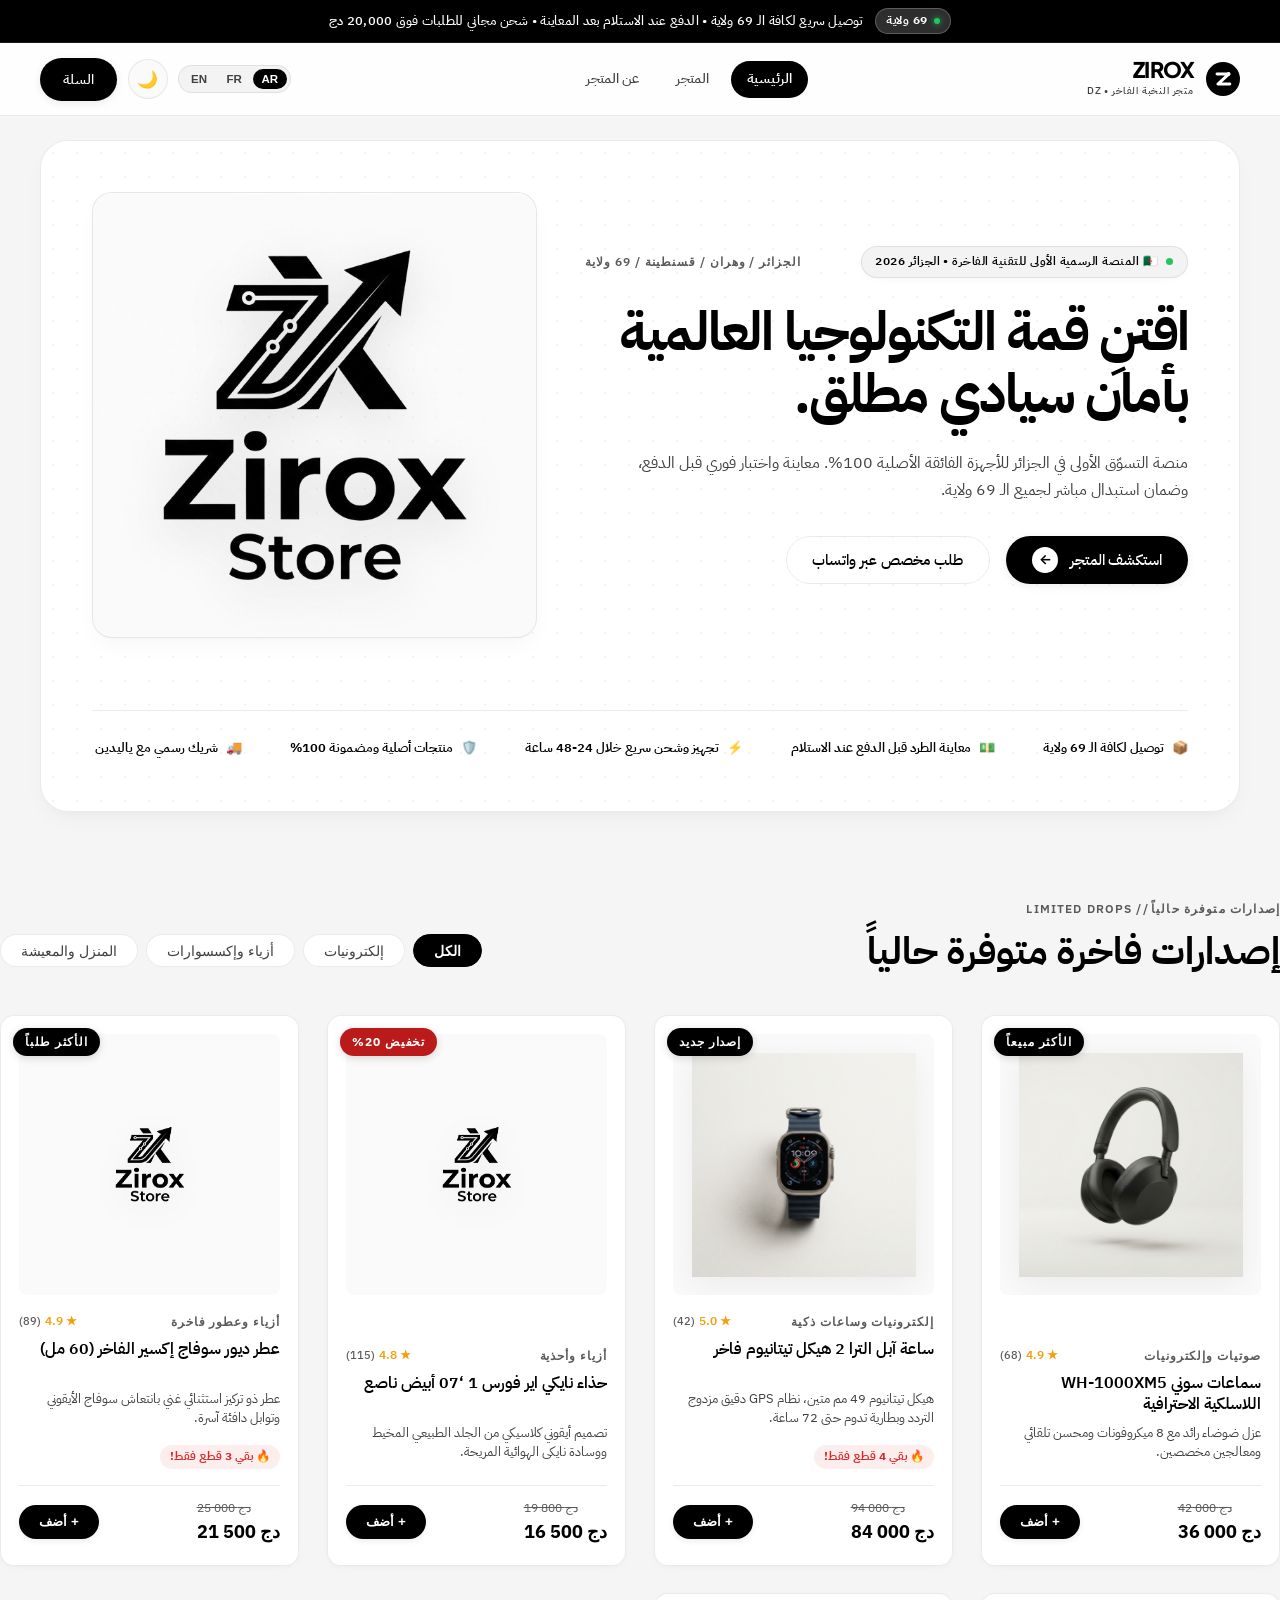
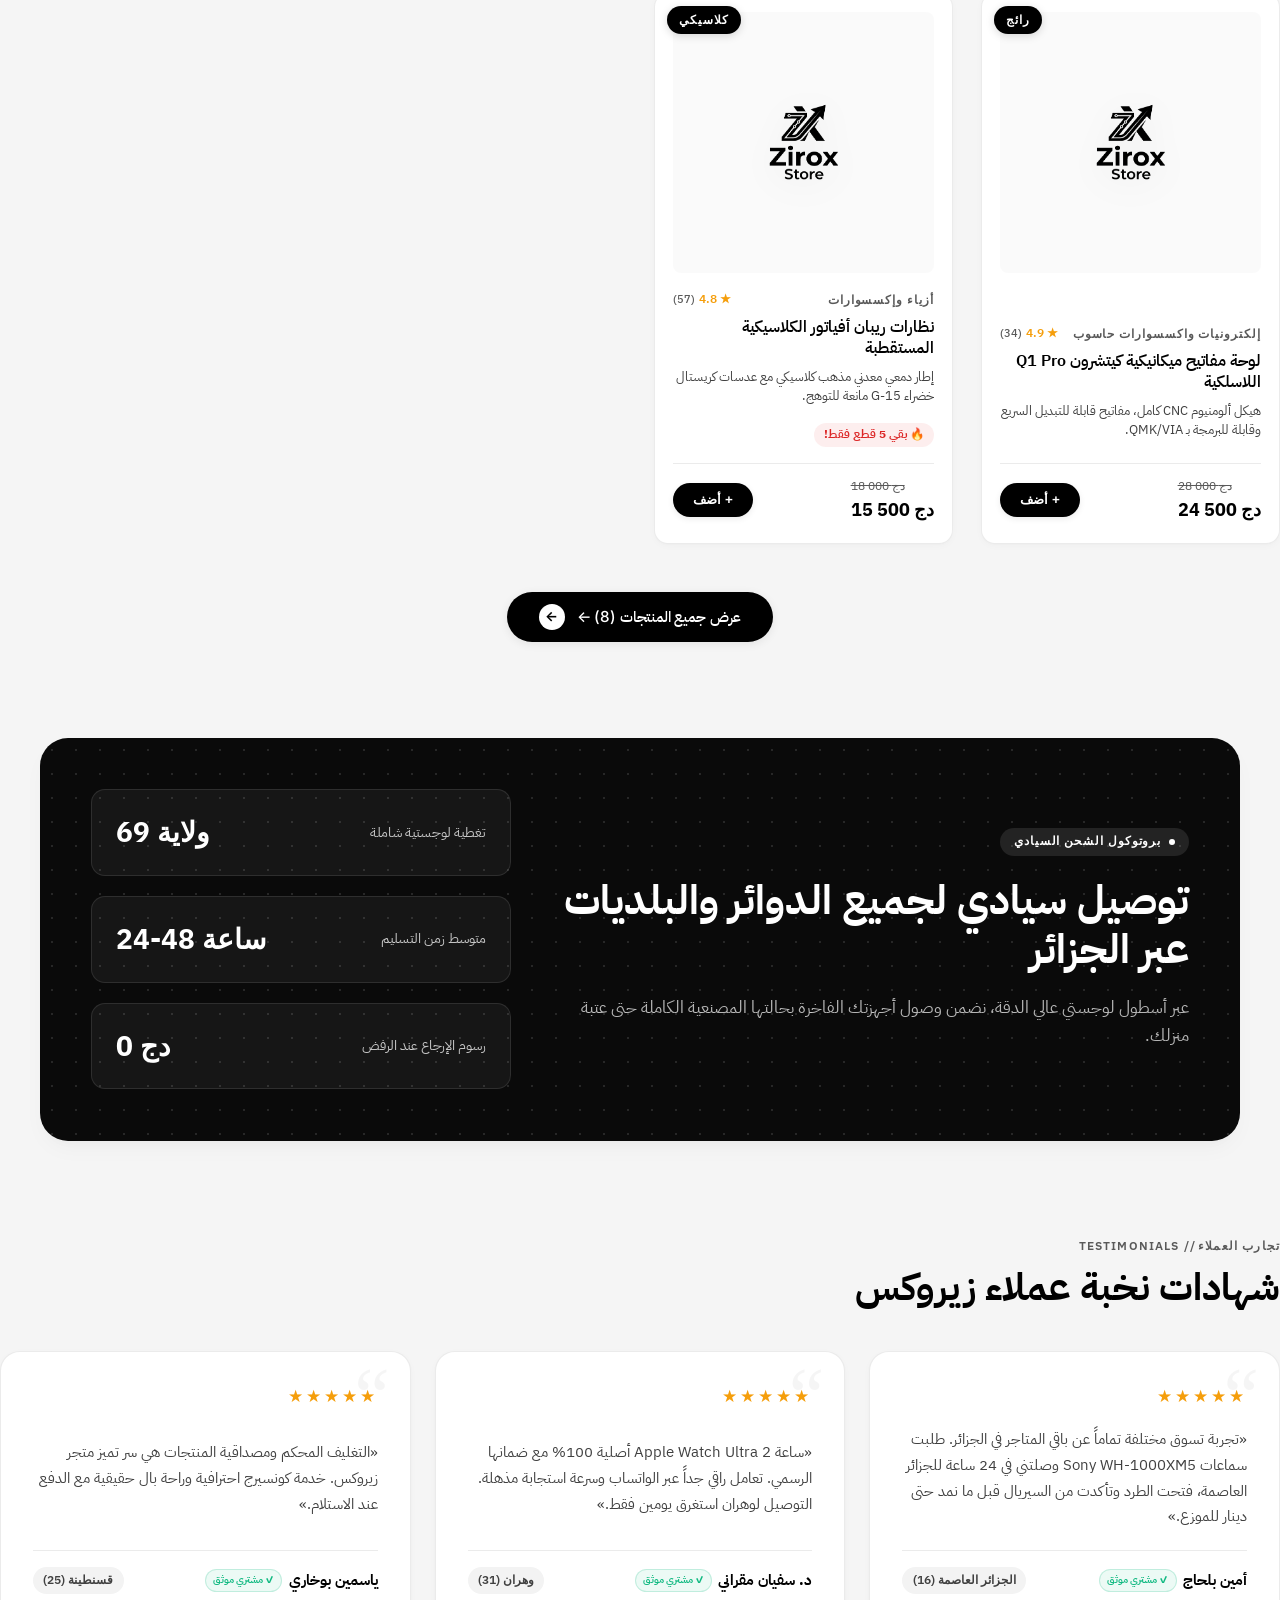
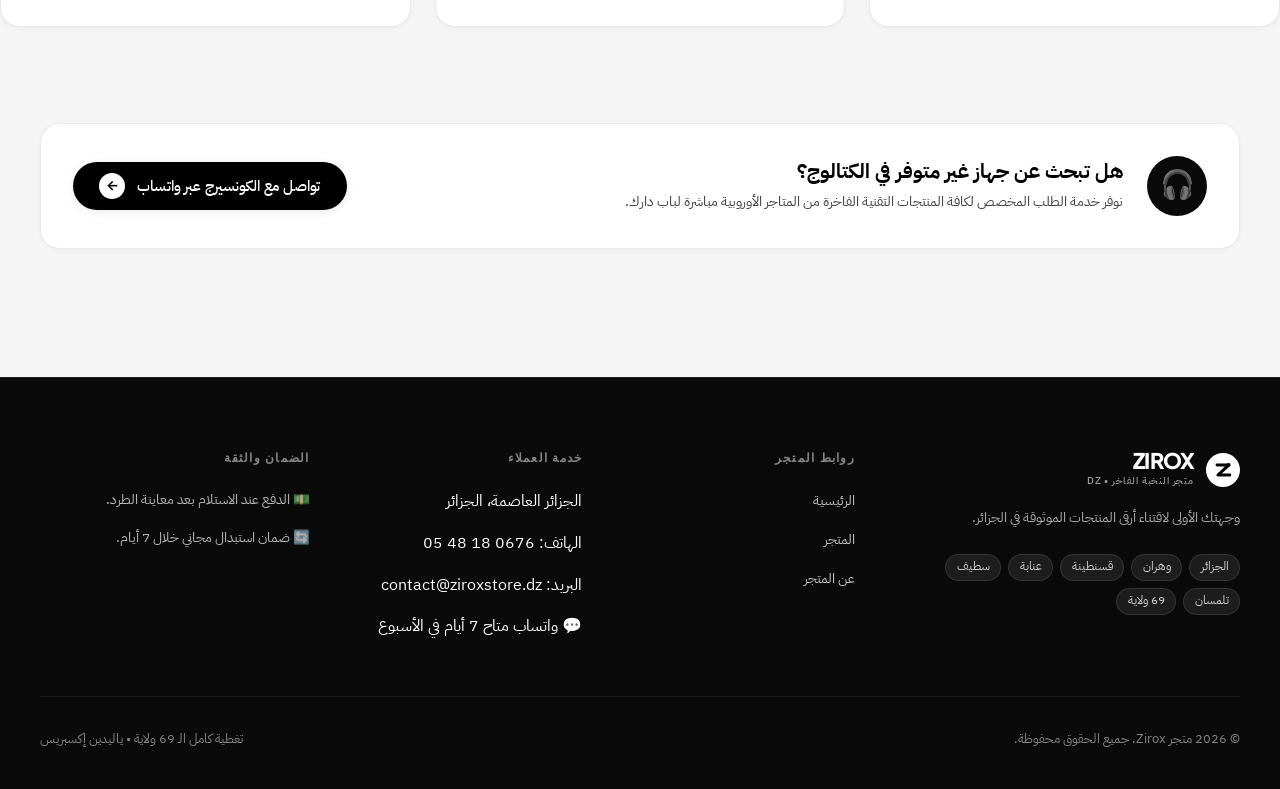
<file: index.html>
<!DOCTYPE html>
<html lang="ar" dir="rtl">

<head>
    <meta charset="UTF-8">
    <meta name="viewport" content="width=device-width, initial-scale=1.0">
    <title>Zirox Store — منصة النخبة الفاخرة للتقنية والأجهزة الأصلية | الجزائر</title>
    <meta name="description" content="منصة التسوّق الفاخرة الأولى في الجزائر للأجهزة والتقنيات الأصلية 100%. معاينة واختبار فوري قبل الدفع، والدفع عند الاستلام مع توصيل لـ 69 ولاية.">
    <link rel="canonical" href="https://ziroxstore.dz/index.html">

    <!-- Open Graph / Meta -->
    <meta property="og:type" content="website">
    <meta property="og:title" content="Zirox Store — منصة النخبة الفاخرة للتقنية الأصلية | الجزائر">
    <meta property="og:description" content="أجهزة أصلية 100%، معاينة عند الاستلام قبل الدفع، وتوصيل سريع لكافة الـ 69 ولاية جزائرية.">
    <meta property="og:image" content="assets/sony-wh1000xm5.png">
    <meta property="og:url" content="https://ziroxstore.dz/">

    <!-- Favicon -->
    <link rel="icon" type="image/svg+xml" href="assets/zirox-logo.svg">

    <!-- Structured Data (JSON-LD) -->
    <script type="application/ld+json">
    {
      "@context": "https://schema.org",
      "@type": "OnlineStore",
      "name": "Zirox Store",
      "url": "https://ziroxstore.dz",
      "description": "منصة التسوّق الفاخرة للأجهزة والتقنيات الأصلية في الجزائر مع الدفع عند الاستلام والمعاينة المسبقة.",
      "telephone": "+213676184805",
      "email": "contact@ziroxstore.dz",
      "address": {
        "@type": "PostalAddress",
        "addressLocality": "Algiers",
        "addressCountry": "DZ"
      },
      "priceRange": "$$",
      "paymentAccepted": "Cash on Delivery",
      "currenciesAccepted": "DZD",
      "areaServed": "DZ"
    }
    </script>

    <!-- Google Fonts: Plus Jakarta Sans, Inter, IBM Plex Sans, IBM Plex Sans Arabic -->
    <link rel="preconnect" href="https://fonts.googleapis.com">
    <link rel="preconnect" href="https://fonts.gstatic.com" crossorigin>
    <link href="https://fonts.googleapis.com/css2?family=IBM+Plex+Sans+Arabic:wght@400;500;600;700&family=IBM+Plex+Sans:wght@400;500;600;700&family=Inter:wght@300;400;500;600;700&family=Plus+Jakarta+Sans:wght@300;400;500;600;700;800&family=Cairo:wght@400;500;600;700&display=swap" rel="stylesheet">

    <link rel="stylesheet" href="style.css">
</head>

<body>

    <!-- Top Announcement Bar -->
    <div class="top-bar">
        <span class="top-bar-badge" data-i18n="stat_wilayas">69 Wilayas</span>
        <span data-i18n="top_bar">توصيل سريع لكافة الـ 69 ولاية • معاينة وفحص الطرد قبل الدفع عند الاستلام • شحن مجاني للطلبات فوق 20 000 دج</span>
    </div>

    <!-- Header / Frosted Glass Navbar -->
    <header class="main-header">
        <div class="content-wrapper nav-container">
            <!-- Master Logo -->
            <a href="index.html" class="brand-logo" aria-label="Zirox Home">
                <span class="logo-mark">
                    <svg width="34" height="34" viewBox="0 0 40 40" fill="none" xmlns="http://www.w3.org/2000/svg">
                        <rect width="40" height="40" rx="20" fill="#000000"/>
                        <path d="M13 14H27L14 26H28" stroke="#FFFFFF" stroke-width="3.5" stroke-linecap="round" stroke-linejoin="round"/>
                        <circle cx="26.5" cy="14" r="2.2" fill="#FFFFFF"/>
                    </svg>
                </span>
                <span class="logo-text-group">
                    <span class="logo-name">ZIROX</span>
                    <span class="logo-subtext" data-i18n="logo_sub">متجر النخبة الفاخر • DZ</span>
                </span>
            </a>

            <!-- Navigation Links -->
            <nav class="main-nav" aria-label="Main Navigation">
                <a href="index.html" class="active" data-i18n="nav_home">الرئيسية</a>
                <a href="products.html" data-i18n="nav_catalog">الكتالوج</a>
                <a href="about.html" data-i18n="nav_about">عن المتجر</a>
            </nav>

            <!-- Actions -->
            <div class="header-actions">
                <!-- Language Switcher -->
                <div class="lang-switcher" aria-label="Select Language">
                    <button class="lang-btn active" data-lang="ar">AR</button>
                    <button class="lang-btn" data-lang="fr">FR</button>
                    <button class="lang-btn" data-lang="en">EN</button>
                </div>

                <button id="theme-toggle" class="icon-btn" title="Toggle Theme" aria-label="Toggle Theme">🌙</button>

                <button class="btn-black-pill open-cart-btn" aria-label="Open Cart">
                    <span data-i18n="cart_btn">السلة</span>
                    <span class="cart-badge" style="display: none;">0</span>
                </button>

                <button class="mobile-menu-toggle" id="mobile-menu-toggle" aria-label="Toggle Menu" aria-expanded="false">
                    ☰
                </button>
            </div>
        </div>
    </header>

    <main>
        <!-- 1. Hero Section (Monochrome Sovereign Showcase) -->
        <section class="hero-wrapper">
            <div class="hero-card">
                <!-- Architectural Dot Grid Overlay -->
                <div class="dot-matrix-overlay"></div>

                <div class="hero-main-content">
                    <div class="hero-eyebrow-row">
                        <div class="hero-live-badge">
                            <span class="pulse-dot"></span>
                            <span data-i18n="hero_live_badge">🇩🇿 المنصة الرسمية الأولى للتقنية الفاخرة • الجزائر 2026</span>
                        </div>
                        <div class="hero-ticker" data-i18n="hero_ticker">
                            ALGIERS / ORAN / CONSTANTINE / 69 WILAYAS
                        </div>
                    </div>

                    <h1 data-i18n="hero_title_sovereign">
                        اقتنِ قمة التكنولوجيا العالمية<br>بأمان سيادي مطلق.
                    </h1>

                    <p data-i18n="hero_desc_sovereign">
                        منصة التسوّق الأولى في الجزائر للأجهزة الفائقة الأصلية 100%. معاينة واختبار فوري قبل الدفع، وضمان استبدال مباشر لجميع الـ 69 ولاية.
                    </p>

                    <div class="hero-cta-row">
                        <a href="products.html" class="btn-pill">
                            <span data-i18n="hero_cta_explore">استكشف الكتالوج الكامل</span>
                            <span class="arrow-circle">←</span>
                        </a>

                        <a href="https://wa.me/213676184805?text=Hello%20Zirox%20Store%2C%20I%20want%20to%20inquire%20about%20a%20luxury%20order" target="_blank" rel="noopener" class="btn-secondary-pill">
                            <span data-i18n="hero_cta_vip">طلب مخصص عبر واتساب</span>
                        </a>
                    </div>
                </div>

                <!-- Floating Media Showcase -->
                <div class="hero-media-wrapper">
                    <div class="hero-media-card">
                        <img src="assets/zirox-hero-logo.png" alt="Zirox Store" class="hero-brand-logo" loading="eager" onerror="this.onerror=null;this.src='assets/product-image.png'">
                    </div>
                </div>

                <!-- Live Marquee Ticker -->
                <div class="marquee-container">
                    <div class="marquee-track">
                        <div class="marquee-item">📦 <strong data-i18n="marquee_wilayas">توصيل لكافة الـ 69 ولاية</strong></div>
                        <div class="marquee-item">💵 <strong data-i18n="marquee_cod">معاينة وفحص الطرد قبل دفع أي دينار</strong></div>
                        <div class="marquee-item">⚡ <strong data-i18n="marquee_dispatch">تجهيز وشحن سريع خلال 24-48 ساعة</strong></div>
                        <div class="marquee-item">🛡️ <strong data-i18n="marquee_authentic">منتجات أصلية ومضمونة 100%</strong></div>
                        <div class="marquee-item">🚚 <strong data-i18n="marquee_partner">شريك رسمي مع ياليدين إكسبريس</strong></div>
                        <div class="marquee-item">💬 <strong data-i18n="marquee_whatsapp">تأكيد مباشر وفوري عبر الواتساب</strong></div>
                        <!-- Loop duplicate -->
                        <div class="marquee-item">📦 <strong data-i18n="marquee_wilayas">توصيل لكافة الـ 69 ولاية</strong></div>
                        <div class="marquee-item">💵 <strong data-i18n="marquee_cod">معاينة وفحص الطرد قبل دفع أي دينار</strong></div>
                        <div class="marquee-item">⚡ <strong data-i18n="marquee_dispatch">تجهيز وشحن سريع خلال 24-48 ساعة</strong></div>
                        <div class="marquee-item">🛡️ <strong data-i18n="marquee_authentic">منتجات أصلية ومضمونة 100%</strong></div>
                        <div class="marquee-item">🚚 <strong data-i18n="marquee_partner">شريك رسمي مع ياليدين إكسبريس</strong></div>
                        <div class="marquee-item">💬 <strong data-i18n="marquee_whatsapp">تأكيد مباشر وفوري عبر الواتساب</strong></div>
                    </div>
                </div>
            </div>
        </section>

        <!-- 2. Limited Inventory Drops (Curated Products) -->
        <section class="catalog-section content-wrapper">
            <div class="section-header-block">
                <div>
                    <span class="section-eyebrow" data-i18n="drops_eyebrow">LIMITED INVENTORY DROPS</span>
                    <h2 class="section-title" data-i18n="drops_heading">إصدارات فاخرة متوفرة حالياً</h2>
                </div>

                <!-- Filter Pills -->
                <div class="filter-pills-row">
                    <button class="filter-pill-btn filter-btn active" data-category="all" data-i18n="filter_all">الكل</button>
                    <button class="filter-pill-btn filter-btn" data-category="electronics" data-i18n="filter_electronics">صوتيات وإلكترونيات</button>
                    <button class="filter-pill-btn filter-btn" data-category="fashion" data-i18n="filter_fashion">أزياء وساعات</button>
                    <button class="filter-pill-btn filter-btn" data-category="home" data-i18n="filter_home">المنزل الراقي</button>
                </div>
            </div>

            <!-- Dynamic Product Grid -->
            <div class="shop-grid products-grid" id="trending-grid">
                <!-- Injected dynamically by script.js -->
            </div>

            <div style="text-align: center; margin-top: 3rem;">
                <a href="products.html" class="btn-pill" style="padding:0.75rem 2rem;">
                    <span data-i18n="view_all">عرض جميع المنتجات (8)</span>
                    <span class="arrow-circle">←</span>
                </a>
            </div>
        </section>

        <!-- 4. Sovereign Logistics Protocol (Dark Banner) -->
        <section class="content-wrapper">
            <div class="logistics-protocol-card">
                <!-- Dot matrix overlay on dark -->
                <div class="dot-matrix-overlay" style="opacity: 0.12; background-image: radial-gradient(#FFFFFF 1px, transparent 1px);"></div>

                <div class="logistics-grid">
                    <div class="logistics-content">
                        <div class="protocol-tag">
                            <span class="pulse-dot"></span>
                            <span data-i18n="logistics_tag">OFFICIAL LOGISTICS PROTOCOL</span>
                        </div>
                        <h2 data-i18n="logistics_title">توصيل سيادي لجميع الدوائر والبلديات عبر الجزائر</h2>
                        <p data-i18n="logistics_desc">
                            عبر أسطول لوجستي عالي الدقة، نضمن وصول أجهزتك الفاخرة بحالتها المصنعية الكاملة حتى عتبة منزلك مع حق الفحص الكامل قبل دفع أي دينار.
                        </p>
                    </div>

                    <div class="logistics-stats">
                        <div class="stat-item">
                            <span class="stat-label" data-i18n="stat_wilayas_label">تغطية لوجستية شاملة</span>
                            <span class="stat-number" data-i18n="stat_wilayas">69 ولاية</span>
                        </div>
                        <div class="stat-item">
                            <span class="stat-label" data-i18n="stat_time_label">متوسط زمن التسليم المباشر</span>
                            <span class="stat-number" data-i18n="stat_time">24-48 ساعة</span>
                        </div>
                        <div class="stat-item">
                            <span class="stat-label" data-i18n="stat_zero_label">رسوم الإرجاع في حال الرفض</span>
                            <span class="stat-number" data-i18n="stat_zero">0 دج</span>
                        </div>
                    </div>
                </div>
            </div>
        </section>

        <!-- 5. Testimonials of Elite Clients -->
        <section class="testimonials-section content-wrapper">
            <div class="section-header-block">
                <div>
                    <span class="section-eyebrow" data-i18n="reviews_eyebrow">EXPERIENCES & TESTIMONIALS</span>
                    <h2 class="section-title" data-i18n="reviews_heading">شهادات نخبة عملاء زيروكس</h2>
                </div>
            </div>

            <div class="testimonials-grid">
                <!-- Review 1 -->
                <div class="testimonial-card">
                    <div class="testimonial-stars">★★★★★</div>
                    <p>«تجربة تسوق مختلفة تماماً عن باقي المتاجر في الجزائر. طلبت سماعات Sony WH-1000XM5 وصلتني في 24 ساعة للجزائر العاصمة، فتحت الطرد وتأكدت من السيريال قبل ما نمد حتى دينار للموزع.»</p>
                    <div class="testimonial-author">
                        <div class="author-name">
                            <span>أمين بلحاج</span>
                            <span class="author-verified-badge">✓ مشتري موثق</span>
                        </div>
                        <span class="author-wilaya">الجزائر العاصمة (16)</span>
                    </div>
                </div>

                <!-- Review 2 -->
                <div class="testimonial-card">
                    <div class="testimonial-stars">★★★★★</div>
                    <p>«ساعة Apple Watch Ultra 2 أصلية 100% مع ضمانها الرسمي. تعامل راقي جداً عبر الواتساب وسرعة استجابة مذهلة. التوصيل لوهران استغرق يومين فقط.»</p>
                    <div class="testimonial-author">
                        <div class="author-name">
                            <span>د. سفيان مقراني</span>
                            <span class="author-verified-badge">✓ مشتري موثق</span>
                        </div>
                        <span class="author-wilaya">وهران (31)</span>
                    </div>
                </div>

                <!-- Review 3 -->
                <div class="testimonial-card">
                    <div class="testimonial-stars">★★★★★</div>
                    <p>«التغليف المحكم ومصداقية المنتجات هي سر تميز متجر زيروكس. خدمة كونسيرج احترافية وراحة بال حقيقية مع الدفع عند الاستلام.»</p>
                    <div class="testimonial-author">
                        <div class="author-name">
                            <span>ياسمين بوخاري</span>
                            <span class="author-verified-badge">✓ مشتري موثق</span>
                        </div>
                        <span class="author-wilaya">قسنطينة (25)</span>
                    </div>
                </div>
            </div>
        </section>

        <!-- 6. Bespoke VIP Concierge Banner -->
        <section class="content-wrapper">
            <div class="concierge-banner">
                <div class="concierge-info">
                    <div class="concierge-icon-box">🎧</div>
                    <div class="concierge-text">
                        <h3 data-i18n="custom_order_title">هل تبحث عن جهاز غير متوفر في الكتالوج؟</h3>
                        <p data-i18n="custom_order_desc">نوفر خدمة الطلب المخصص لكافة المنتجات التقنية الفاخرة من المتاجر الأوروبية مباشرة لباب دارك.</p>
                    </div>
                </div>
                <a href="https://wa.me/213676184805?text=Hello%20Zirox%2C%20I%20want%20to%20request%20a%20custom%20order" target="_blank" rel="noopener" class="btn-pill">
                    <span data-i18n="custom_order_cta">تواصل مع الكونسيرج عبر واتساب</span>
                    <span class="arrow-circle">←</span>
                </a>
            </div>
        </section>
    </main>

    <!-- Luxury Dark Footer -->
    <footer class="main-footer">
        <div class="content-wrapper">
            <div class="footer-grid">
                <!-- Col 1: Brand Info -->
                <div class="footer-col">
                    <a href="index.html" class="brand-logo" aria-label="Zirox Store">
                        <span class="logo-mark">
                            <svg width="34" height="34" viewBox="0 0 40 40" fill="none" xmlns="http://www.w3.org/2000/svg">
                                <rect width="40" height="40" rx="20" fill="#FFFFFF"/>
                                <path d="M13 14H27L14 26H28" stroke="#000000" stroke-width="3.5" stroke-linecap="round" stroke-linejoin="round"/>
                                <circle cx="26.5" cy="14" r="2.2" fill="#000000"/>
                            </svg>
                        </span>
                        <span class="logo-text-group">
                            <span class="logo-name" style="color:#FFFFFF;">ZIROX</span>
                            <span class="logo-subtext" style="color:rgba(255,255,255,0.6);" data-i18n="logo_sub">متجر النخبة الفاخر • DZ</span>
                        </span>
                    </a>
                    <p class="footer-desc" data-i18n="footer_desc">
                        المنصة الجزائرية الأولى لتجارة التجزئة الفاخرة للأجهزة الأصلية 100% مع الدفع عند الاستلام والتوصيل لكافة الـ 69 ولاية.
                    </p>
                    <div class="footer-wilayas-chips">
                        <span class="wilaya-chip">الجزائر</span>
                        <span class="wilaya-chip">وهران</span>
                        <span class="wilaya-chip">قسنطينة</span>
                        <span class="wilaya-chip">عنابة</span>
                        <span class="wilaya-chip">سطيف</span>
                        <span class="wilaya-chip">تلمسان</span>
                        <span class="wilaya-chip">69 ولاية</span>
                    </div>
                </div>

                <!-- Col 2: Navigation -->
                <div class="footer-col">
                    <h4 data-i18n="footer_network">روابط المنصة</h4>
                    <a href="index.html" data-i18n="nav_home">الرئيسية</a>
                    <a href="products.html" data-i18n="nav_catalog">الكتالوج الكامل</a>
                    <a href="about.html" data-i18n="nav_about">عن المتجر</a>
                </div>

                <!-- Col 3: Customer Care -->
                <div class="footer-col">
                    <h4 data-i18n="footer_care">خدمة النخبة والكونسيرج</h4>
                    <p data-i18n="footer_contact_city">📍 الجزائر العاصمة، الجزائر</p>
                    <p data-i18n="footer_contact_phone">📞 هاتف: 0676 18 48 05</p>
                    <p data-i18n="footer_contact_email">✉️ بريد: contact@ziroxstore.dz</p>
                    <p>💬 واتساب متاح 7 أيام في الأسبوع</p>
                </div>

                <!-- Col 4: Assurance -->
                <div class="footer-col">
                    <h4 data-i18n="footer_assurance">الضمان والسيادة</h4>
                    <p style="color:rgba(255,255,255,0.7);font-size:0.85rem;line-height:1.6;" data-i18n="footer_inspect_note">
                        ✓ معاينة واختبار فوري قبل دفع أي دينار.
                    </p>
                    <p style="color:rgba(255,255,255,0.7);font-size:0.85rem;line-height:1.6;" data-i18n="footer_replace_note">
                        ✓ ضمان استبدال رسمي في حال وجود أي عيب مصنعي.
                    </p>
                </div>
            </div>

            <div class="footer-bottom">
                <p data-i18n="footer_rights">© 2026 Zirox Store. All rights reserved.</p>
                <p data-i18n="footer_coverage">تغطية لكافة الـ 69 ولاية • ياليدين إكسبريس • الدفع عند الاستلام</p>
            </div>
        </div>
    </footer>

    <!-- Slide-out Cart Drawer -->
    <div class="cart-overlay" id="cart-overlay"></div>
    <aside class="cart-sidebar" id="cart-sidebar" role="dialog" aria-modal="true" aria-label="Shopping Cart">
        <div class="cart-header">
            <h3 data-i18n="cart_title">سلة المشتريات</h3>
            <button class="close-cart-btn" id="close-cart" aria-label="Close Cart">&times;</button>
        </div>
        <div class="free-shipping-bar" id="free-shipping-bar" style="margin: 1rem 1.5rem 0;">
            <!-- Injected via script.js -->
        </div>
        <div class="cart-items-container" id="cart-items-container">
            <!-- Items injected by script.js -->
        </div>
        <div class="cart-footer">
            <div class="cart-total-row">
                <span data-i18n="cart_total">المجموع النهائي:</span>
                <span id="cart-total" class="cart-total-val">0 DA</span>
            </div>
            <a href="checkout.html" class="btn-pill" style="width:100%;text-align:center;" data-i18n="cart_checkout">
                <span>إتمام الطلب الآن (الدفع عند الاستلام)</span>
                <span class="arrow-circle">←</span>
            </a>
        </div>
    </aside>

    <!-- Toast Notifications Container -->
    <div class="toast-container" id="toast-container"></div>

    <!-- Core App Logic: Pre-bundled for file:// and server support with module fallback -->
    <script src="script.bundle.js"></script>
    <script>
        if (typeof window.t !== 'function' || typeof window.setLanguage !== 'function') {
            const fb = document.createElement('script');
            fb.type = 'module';
            fb.src = 'script.js';
            document.body.appendChild(fb);
        }
    </script>
</body>

</html>
</file>
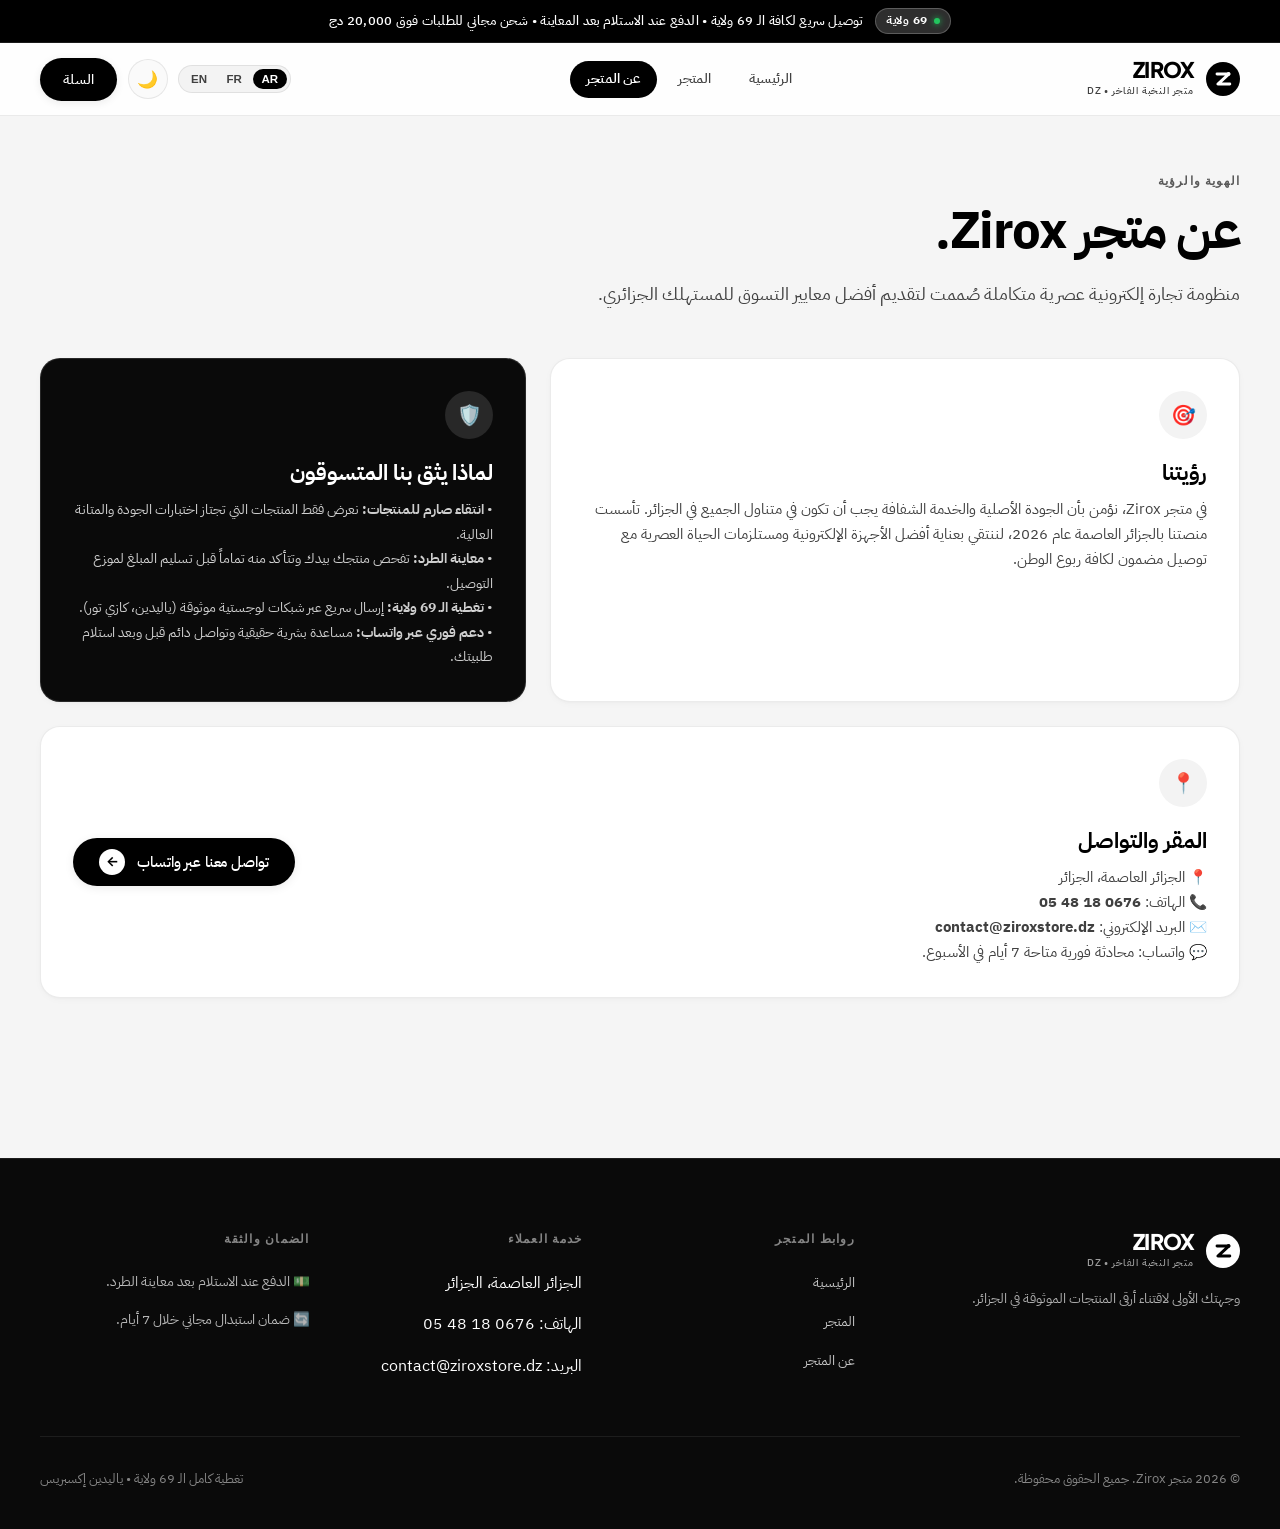
<file: about.html>
<!DOCTYPE html>
<html lang="ar" dir="rtl">

<head>
    <meta charset="UTF-8">
    <meta name="viewport" content="width=device-width, initial-scale=1.0">
    <title>عن متجر زيروكس | Zirox Store Algeria</title>
    <meta name="description" content="تعرف على رؤية ورسالة متجر زيروكس، المنصة الرائدة في الجزائر للأجهزة والتقنيات الفاخرة الأصلية 100% مع التوصيل لـ 69 ولاية والدفع بعد المعاينة.">
    <link rel="canonical" href="https://ziroxstore.dz/about.html">

    <!-- Open Graph -->
    <meta property="og:type" content="website">
    <meta property="og:title" content="عن متجر زيروكس | Zirox Store">
    <meta property="og:description" content="منظومة تجارة إلكترونية جزائرية بمعايير عالمية للأجهزة الأصلية مع الدفع عند الاستلام.">
    <meta property="og:image" content="assets/sony-wh1000xm5.png">

    <!-- Favicon -->
    <link rel="icon" type="image/svg+xml" href="assets/zirox-logo.svg">

    <!-- Google Fonts -->
    <link rel="preconnect" href="https://fonts.googleapis.com">
    <link rel="preconnect" href="https://fonts.gstatic.com" crossorigin>
    <link href="https://fonts.googleapis.com/css2?family=IBM+Plex+Sans+Arabic:wght@400;500;600;700&family=IBM+Plex+Sans:wght@400;500;600;700&family=Inter:wght@300;400;500;600;700&family=Plus+Jakarta+Sans:wght@300;400;500;600;700;800&family=Cairo:wght@400;500;600;700&display=swap" rel="stylesheet">

    <link rel="stylesheet" href="style.css">
</head>

<body>

    <!-- Top Announcement Bar -->
    <div class="top-bar">
        <span class="top-bar-badge" data-i18n="stat_wilayas">69 Wilayas</span>
        <span data-i18n="top_bar">توصيل سريع لكافة الـ 69 ولاية • معاينة وفحص الطرد قبل الدفع عند الاستلام • شحن مجاني للطلبات فوق 20 000 دج</span>
    </div>

    <!-- Header / Navbar -->
    <header class="main-header">
        <div class="content-wrapper nav-container">
            <a href="index.html" class="brand-logo" aria-label="Zirox Home">
                <span class="logo-mark">
                    <svg width="34" height="34" viewBox="0 0 40 40" fill="none" xmlns="http://www.w3.org/2000/svg">
                        <rect width="40" height="40" rx="20" fill="#000000"/>
                        <path d="M13 14H27L14 26H28" stroke="#FFFFFF" stroke-width="3.5" stroke-linecap="round" stroke-linejoin="round"/>
                        <circle cx="26.5" cy="14" r="2.2" fill="#FFFFFF"/>
                    </svg>
                </span>
                <span class="logo-text-group">
                    <span class="logo-name">ZIROX</span>
                    <span class="logo-subtext" data-i18n="logo_sub">متجر النخبة الفاخر • DZ</span>
                </span>
            </a>

            <nav class="main-nav" aria-label="Main Navigation">
                <a href="index.html" data-i18n="nav_home">الرئيسية</a>
                <a href="products.html" data-i18n="nav_catalog">الكتالوج</a>
                <a href="about.html" class="active" data-i18n="nav_about">عن المتجر</a>
            </nav>

            <div class="header-actions">
                <div class="lang-switcher" aria-label="Select Language">
                    <button class="lang-btn active" data-lang="ar">AR</button>
                    <button class="lang-btn" data-lang="fr">FR</button>
                    <button class="lang-btn" data-lang="en">EN</button>
                </div>

                <button id="theme-toggle" class="icon-btn" title="Toggle Theme" aria-label="Toggle Theme">🌙</button>

                <button class="btn-black-pill open-cart-btn" aria-label="Open Cart">
                    <span data-i18n="cart_btn">السلة</span>
                    <span class="cart-badge" style="display: none;">0</span>
                </button>

                <button class="mobile-menu-toggle" id="mobile-menu-toggle" aria-label="Toggle Menu" aria-expanded="false">
                    ☰
                </button>
            </div>
        </div>
    </header>

    <main class="content-wrapper" style="padding-top: 3.5rem; padding-bottom: 5rem;">
        <!-- Editorial Header -->
        <div style="margin-bottom: 3rem;">
            <span class="section-eyebrow" data-i18n="about_eyebrow">الهوية والرسالة // IDENTITY & PURPOSE</span>
            <h1 style="font-size: clamp(2.4rem, 4vw, 3.5rem); font-weight: 700; letter-spacing: -0.03em; margin-bottom: 1rem;" data-i18n="about_title">
                عن متجر Zirox Store.
            </h1>
            <p style="color: var(--text-secondary); font-size: 1.15rem; max-width: 680px; line-height: 1.7;" data-i18n="about_desc">
                منظومة تجارة إلكترونية حديثة تأسست لترتقي بتجربة التسوق في الجزائر عبر تقديم أحدث المنتجات الأصلية مع الدفع عند الاستلام بعد المعاينة المباشرة.
            </p>
        </div>

        <!-- Bento Grid Info Cards -->
        <div class="bento-quad-grid">
            <div class="bento-quad-card bento-card-span-7">
                <div>
                    <div class="bento-card-icon">🎯</div>
                    <h3 data-i18n="about_vision_title">رؤيتنا ورسالتنا</h3>
                    <p data-i18n="about_vision_desc" style="line-height: 1.7;">
                        في متجر Zirox، نؤمن بأن الجودة الحقيقية والخدمة الشفافة حق لكل متسوق في الجزائر. انطلقنا من الجزائر العاصمة لنقدم تجربة تجارة فاخرة تعتمد على الأجهزة الموثوقة 100% والتوصيل الاحترافي لكافة الـ 69 ولاية.
                    </p>
                </div>
            </div>

            <div class="bento-quad-card bento-card-span-5 bento-card-dark">
                <div>
                    <div class="bento-card-icon">🛡️</div>
                    <h3 data-i18n="about_trust_title">لماذا يثق بنا العملاء؟</h3>
                    <div data-i18n="about_trust_desc" style="font-size: 0.9rem; line-height: 1.7; color: rgba(255,255,255,0.8);">
                        ✓ <strong>انتقاء صارم للمنتجات:</strong> لا نعرض سوى ما يطابق معاييرنا للأداء والمتانة.<br>
                        ✓ <strong>معاينة الطرد:</strong> تفحص منتجك بيدك قبل دفع أي دينار للموزع.<br>
                        ✓ <strong>تغطية 69 ولاية:</strong> شحن سريع مع شركاء رسميّين.<br>
                        ✓ <strong>دعم عبر الواتساب:</strong> استجابة ومرافقة حية 7 أيام في الأسبوع.
                    </div>
                </div>
            </div>

            <div class="bento-quad-card bento-card-span-12" style="grid-column: span 12;">
                <div style="display:flex;flex-wrap:wrap;align-items:center;justify-content:space-between;gap:2rem;">
                    <div>
                        <div class="bento-card-icon">📍</div>
                        <h3 data-i18n="about_contact_title">المقر الرئيسي والتواصل المباشر</h3>
                        <p data-i18n="about_contact_desc" style="line-height: 1.7;">
                            الجزائر العاصمة، الجزائر • الهاتف: 0676 18 48 05 • البريد: contact@ziroxstore.dz • واتساب متاح طيلة الأسبوع.
                        </p>
                    </div>
                    <a href="https://wa.me/213676184805" target="_blank" rel="noopener" class="btn-pill">
                        <span>تواصل معنا عبر واتساب</span>
                        <span class="arrow-circle">←</span>
                    </a>
                </div>
            </div>
        </div>
    </main>

    <!-- Luxury Dark Footer -->
    <footer class="main-footer">
        <div class="content-wrapper">
            <div class="footer-grid">
                <div class="footer-col">
                    <a href="index.html" class="brand-logo" aria-label="Zirox Store">
                        <span class="logo-mark">
                            <svg width="34" height="34" viewBox="0 0 40 40" fill="none" xmlns="http://www.w3.org/2000/svg">
                                <rect width="40" height="40" rx="20" fill="#FFFFFF"/>
                                <path d="M13 14H27L14 26H28" stroke="#000000" stroke-width="3.5" stroke-linecap="round" stroke-linejoin="round"/>
                                <circle cx="26.5" cy="14" r="2.2" fill="#000000"/>
                            </svg>
                        </span>
                        <span class="logo-text-group">
                            <span class="logo-name" style="color:#FFFFFF;">ZIROX</span>
                            <span class="logo-subtext" style="color:rgba(255,255,255,0.6);" data-i18n="logo_sub">متجر النخبة الفاخر • DZ</span>
                        </span>
                    </a>
                    <p class="footer-desc" data-i18n="footer_desc">
                        المنصة الجزائرية الأولى لتجارة التجزئة الفاخرة للأجهزة الأصلية 100% مع الدفع عند الاستلام والتوصيل لكافة الـ 69 ولاية.
                    </p>
                </div>

                <div class="footer-col">
                    <h4 data-i18n="footer_network">روابط المنصة</h4>
                    <a href="index.html" data-i18n="nav_home">الرئيسية</a>
                    <a href="products.html" data-i18n="nav_catalog">الكتالوج الكامل</a>
                    <a href="about.html" data-i18n="nav_about">عن المتجر</a>
                </div>

                <div class="footer-col">
                    <h4 data-i18n="footer_care">خدمة النخبة والكونسيرج</h4>
                    <p data-i18n="footer_contact_city">📍 الجزائر العاصمة، الجزائر</p>
                    <p data-i18n="footer_contact_phone">📞 هاتف: 0676 18 48 05</p>
                    <p data-i18n="footer_contact_email">✉️ بريد: contact@ziroxstore.dz</p>
                </div>

                <div class="footer-col">
                    <h4 data-i18n="footer_assurance">الضمان والسيادة</h4>
                    <p style="color:rgba(255,255,255,0.7);font-size:0.85rem;line-height:1.6;" data-i18n="footer_inspect_note">
                        ✓ معاينة واختبار فوري قبل دفع أي دينار.
                    </p>
                    <p style="color:rgba(255,255,255,0.7);font-size:0.85rem;line-height:1.6;" data-i18n="footer_replace_note">
                        ✓ ضمان استبدال رسمي في حال وجود أي عيب مصنعي.
                    </p>
                </div>
            </div>

            <div class="footer-bottom">
                <p data-i18n="footer_rights">© 2026 Zirox Store. All rights reserved.</p>
                <p data-i18n="footer_coverage">تغطية لكافة الـ 69 ولاية • ياليدين إكسبريس • الدفع عند الاستلام</p>
            </div>
        </div>
    </footer>

    <!-- Slide-out Cart Drawer -->
    <div class="cart-overlay" id="cart-overlay"></div>
    <aside class="cart-sidebar" id="cart-sidebar" role="dialog" aria-modal="true" aria-label="Shopping Cart">
        <div class="cart-header">
            <h3 data-i18n="cart_title">سلة المشتريات</h3>
            <button class="close-cart-btn" id="close-cart" aria-label="Close Cart">&times;</button>
        </div>
        <div class="free-shipping-bar" id="free-shipping-bar" style="margin: 1rem 1.5rem 0;"></div>
        <div class="cart-items-container" id="cart-items-container"></div>
        <div class="cart-footer">
            <div class="cart-total-row">
                <span data-i18n="cart_total">المجموع النهائي:</span>
                <span id="cart-total" class="cart-total-val">0 DA</span>
            </div>
            <a href="checkout.html" class="btn-pill" style="width:100%;text-align:center;" data-i18n="cart_checkout">
                <span>إتمام الطلب الآن (الدفع عند الاستلام)</span>
                <span class="arrow-circle">←</span>
            </a>
        </div>
    </aside>

    <div class="toast-container" id="toast-container"></div>

    <!-- Core App Logic: Pre-bundled for file:// and server support with module fallback -->
    <script src="script.bundle.js"></script>
    <script>
        if (typeof window.t !== 'function' || typeof window.setLanguage !== 'function') {
            const fb = document.createElement('script');
            fb.type = 'module';
            fb.src = 'script.js';
            document.body.appendChild(fb);
        }
    </script>
</body>

</html>
</file>
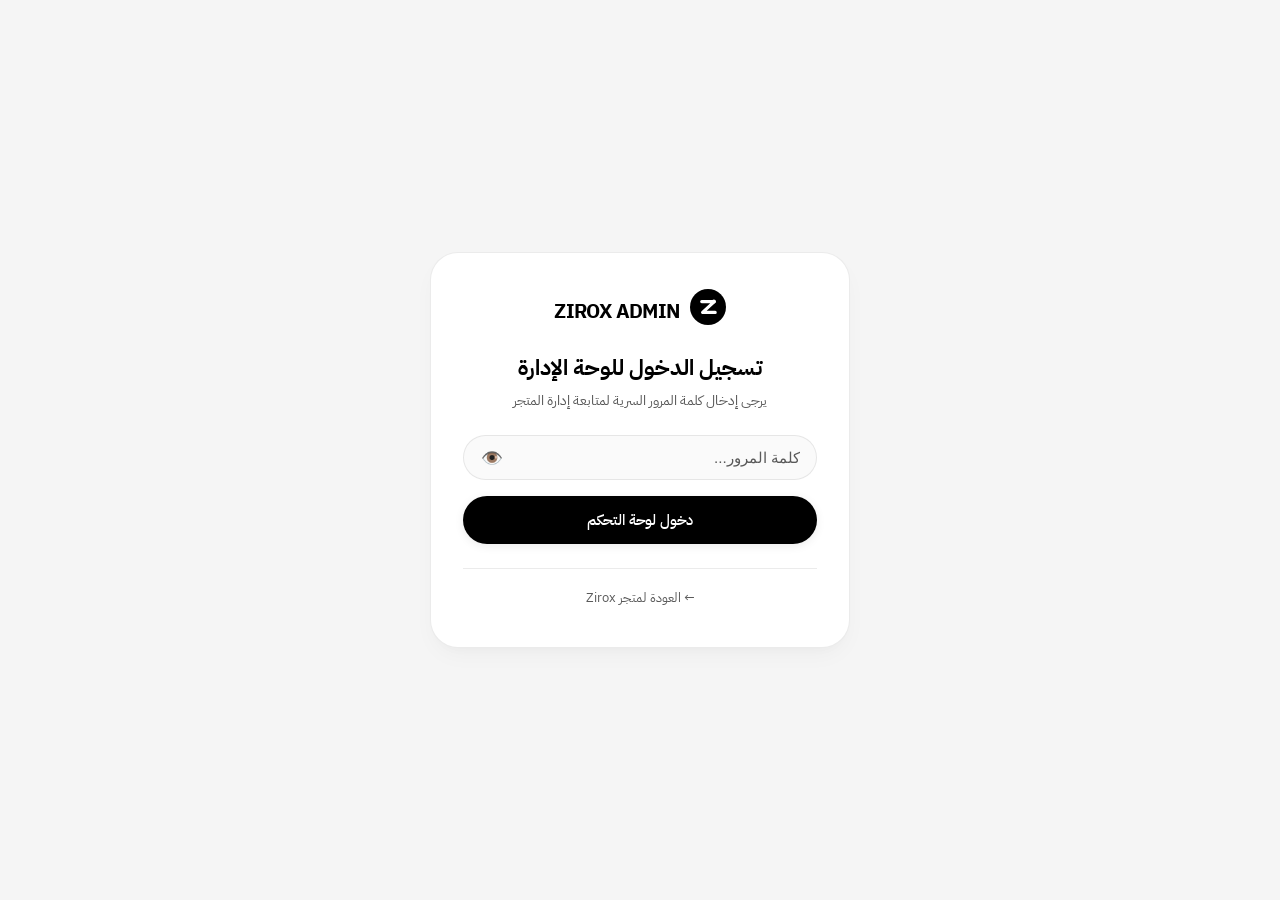
<file: admin.html>
<!DOCTYPE html>
<html lang="ar" dir="rtl">

<head>
    <meta charset="UTF-8">
    <meta name="viewport" content="width=device-width, initial-scale=1.0">
    <title>لوحة التحكم الإدارية | Zirox Store Algeria</title>
    <meta name="description" content="لوحة تحكم إدارية شاملة ومؤمنة لإدارة منتجات، طلبيات، وإعدادات متجر Zirox Store الجزائر.">
    <meta name="robots" content="noindex, nofollow">

    <!-- Fonts -->
    <link rel="preconnect" href="https://fonts.googleapis.com">
    <link rel="preconnect" href="https://fonts.gstatic.com" crossorigin>
    <link href="https://fonts.googleapis.com/css2?family=IBM+Plex+Sans+Arabic:wght@400;500;600;700&family=IBM+Plex+Sans:wght@400;500;600;700&family=Inter:wght@300;400;500;600;700&family=Plus+Jakarta+Sans:wght@300;400;500;600;700;800&display=swap" rel="stylesheet">

    <!-- Stylesheets -->
    <link rel="stylesheet" href="style.css">
    <link rel="stylesheet" href="admin.css">
</head>

<body class="admin-body">

    <!-- SPA Application Mount Root -->
    <div id="admin-app">
        <noscript>
            <div class="admin-auth-overlay">
                <div class="admin-auth-card" style="text-align:center;">
                    <h2>تنبيه: الجافاسكريبت معطل</h2>
                    <p>يرجى تفعيل JavaScript في متصفحك لتتمكن من استخدام لوحة التحكم الإدارية.</p>
                </div>
            </div>
        </noscript>
    </div>

    <!-- Toast Notification Container -->
    <div class="toast-container" id="admin-toast-container"></div>

    <!-- Admin Master Controller: Pre-bundled script works everywhere (file:// protocol and http server) -->
    <script src="admin.bundle.js"></script>

    <!-- ES Module Fallback if bundle is missing -->
    <script>
        if (typeof window.adminToast !== 'function') {
            const fallbackMod = document.createElement('script');
            fallbackMod.type = 'module';
            fallbackMod.src = 'admin.js';
            document.body.appendChild(fallbackMod);
        }
    </script>

</body>

</html>
</file>
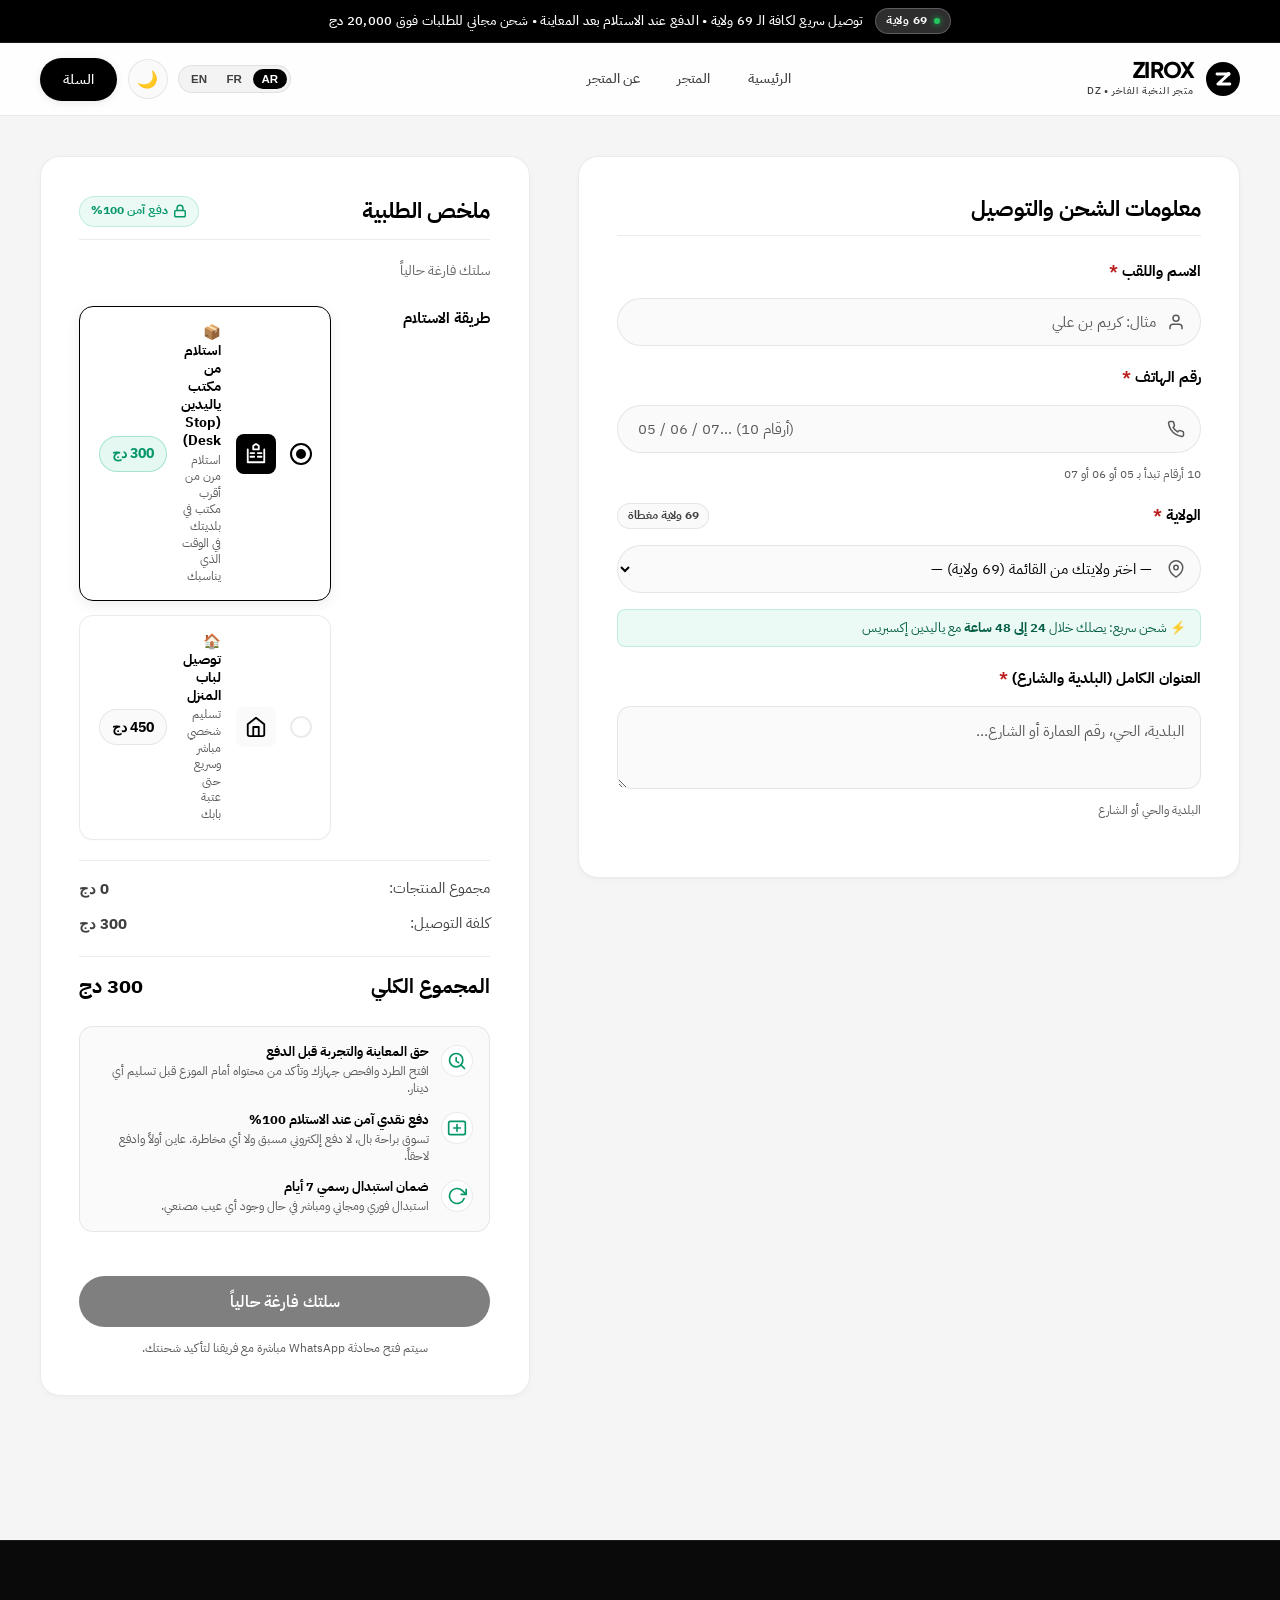
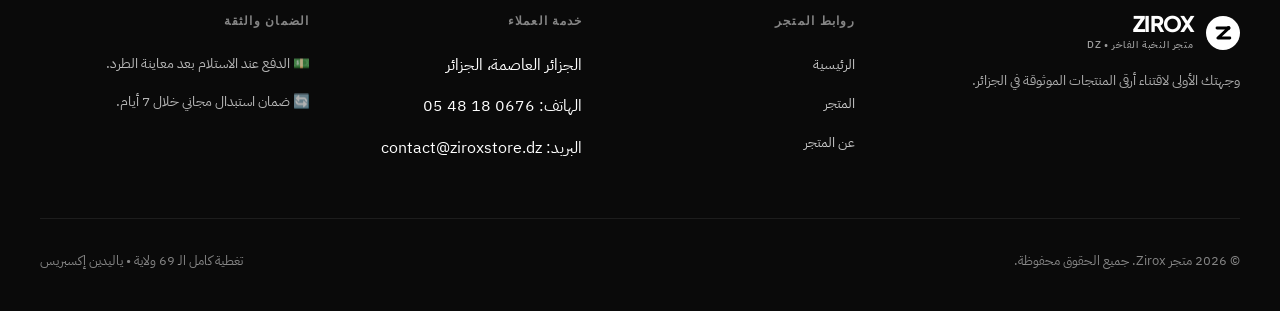
<file: checkout.html>
<!DOCTYPE html>
<html lang="ar" dir="rtl">

<head>
    <meta charset="UTF-8">
    <meta name="viewport" content="width=device-width, initial-scale=1.0">
    <title>إتمام الطلب والدفع عند الاستلام | Zirox Store Algeria</title>
    <meta name="description" content="أكمل طلبك بسهولة وأمان مع الدفع عند الاستلام بعد المعاينة المباشرة وتوصيل سريع لكافة الـ 69 ولاية جزائرية.">
    <link rel="canonical" href="https://ziroxstore.dz/checkout.html">

    <!-- Open Graph -->
    <meta property="og:type" content="website">
    <meta property="og:title" content="إتمام الطلب والدفع عند الاستلام | Zirox Store">
    <meta property="og:description" content="شحن سريع لكافة الـ 69 ولاية مع الدفع عند الاستلام والمعاينة المسبقة.">
    <meta property="og:image" content="assets/sony-wh1000xm5.png">

    <!-- Favicon -->
    <link rel="icon" type="image/svg+xml" href="assets/zirox-logo.svg">

    <!-- Google Fonts -->
    <link rel="preconnect" href="https://fonts.googleapis.com">
    <link rel="preconnect" href="https://fonts.gstatic.com" crossorigin>
    <link href="https://fonts.googleapis.com/css2?family=IBM+Plex+Sans+Arabic:wght@400;500;600;700&family=IBM+Plex+Sans:wght@400;500;600;700&family=Inter:wght@300;400;500;600;700&family=Plus+Jakarta+Sans:wght@300;400;500;600;700;800&family=Cairo:wght@400;500;600;700&display=swap" rel="stylesheet">

    <link rel="stylesheet" href="style.css">
</head>

<body>

    <!-- Top Announcement Bar -->
    <div class="top-bar">
        <span class="top-bar-badge" data-i18n="stat_wilayas">69 Wilayas</span>
        <span data-i18n="top_bar">توصيل سريع لكافة الـ 69 ولاية • معاينة وفحص الطرد قبل الدفع عند الاستلام • شحن مجاني للطلبات فوق 20 000 دج</span>
    </div>

    <!-- Header / Navbar -->
    <header class="main-header">
        <div class="content-wrapper nav-container">
            <a href="index.html" class="brand-logo" aria-label="Zirox Home">
                <span class="logo-mark">
                    <svg width="34" height="34" viewBox="0 0 40 40" fill="none" xmlns="http://www.w3.org/2000/svg">
                        <rect width="40" height="40" rx="20" fill="#000000"/>
                        <path d="M13 14H27L14 26H28" stroke="#FFFFFF" stroke-width="3.5" stroke-linecap="round" stroke-linejoin="round"/>
                        <circle cx="26.5" cy="14" r="2.2" fill="#FFFFFF"/>
                    </svg>
                </span>
                <span class="logo-text-group">
                    <span class="logo-name">ZIROX</span>
                    <span class="logo-subtext" data-i18n="logo_sub">متجر النخبة الفاخر • DZ</span>
                </span>
            </a>

            <nav class="main-nav" aria-label="Main Navigation">
                <a href="index.html" data-i18n="nav_home">الرئيسية</a>
                <a href="products.html" data-i18n="nav_catalog">الكتالوج</a>
                <a href="about.html" data-i18n="nav_about">عن المتجر</a>
            </nav>

            <div class="header-actions">
                <div class="lang-switcher" aria-label="Select Language">
                    <button class="lang-btn active" data-lang="ar">AR</button>
                    <button class="lang-btn" data-lang="fr">FR</button>
                    <button class="lang-btn" data-lang="en">EN</button>
                </div>

                <button id="theme-toggle" class="icon-btn" title="Toggle Theme" aria-label="Toggle Theme">🌙</button>

                <button class="btn-black-pill open-cart-btn" aria-label="Open Cart">
                    <span data-i18n="cart_btn">السلة</span>
                    <span class="cart-badge" style="display: none;">0</span>
                </button>

                <button class="mobile-menu-toggle" id="mobile-menu-toggle" aria-label="Toggle Menu" aria-expanded="false">
                    ☰
                </button>
            </div>
        </div>
    </header>

    <!-- Checkout Main Container -->
    <main class="checkout-container">
        <!-- Left: Customer Information Form -->
        <div class="checkout-left">
            <div class="checkout-section">
                <h2 data-i18n="shipping_details">معلومات الشحن والتوصيل</h2>
                <form id="checkout-form" novalidate>
                    <!-- Full Name -->
                    <div class="form-group" id="group-fullName">
                        <div class="label-row">
                            <label for="fullName">
                                <span data-i18n="full_name">الاسم واللقب</span>
                                <span class="required-star">*</span>
                            </label>
                            <span class="field-status-badge" id="name-status"></span>
                        </div>
                        <div class="input-wrapper">
                            <svg class="input-icon" width="18" height="18" viewBox="0 0 24 24" fill="none" stroke="currentColor" stroke-width="2" stroke-linecap="round" stroke-linejoin="round">
                                <path d="M20 21v-2a4 4 0 0 0-4-4H8a4 4 0 0 0-4 4v2"></path>
                                <circle cx="12" cy="7" r="4"></circle>
                            </svg>
                            <input type="text" id="fullName" name="fullName" placeholder="مثال: كريم بن علي" required autocomplete="name">
                        </div>
                        <span class="error-msg" id="error-fullName" data-i18n="err_name">يرجى إدخال الاسم واللقب بوضوح (3 أحرف على الأقل).</span>
                    </div>

                    <!-- Phone Number -->
                    <div class="form-group" id="group-phone">
                        <div class="label-row">
                            <label for="phone">
                                <span data-i18n="phone_number">رقم الهاتف</span>
                                <span class="required-star">*</span>
                            </label>
                            <span class="field-status-badge" id="phone-status"></span>
                        </div>
                        <div class="input-wrapper phone-wrapper">
                            <svg class="input-icon" width="18" height="18" viewBox="0 0 24 24" fill="none" stroke="currentColor" stroke-width="2" stroke-linecap="round" stroke-linejoin="round">
                                <path d="M22 16.92v3a2 2 0 0 1-2.18 2 19.79 19.79 0 0 1-8.63-3.07 19.5 19.5 0 0 1-6-6 19.79 19.79 0 0 1-3.07-8.67A2 2 0 0 1 4.11 2h3a2 2 0 0 1 2 1.72 12.84 12.84 0 0 0 .7 2.81 2 2 0 0 1-.45 2.11L8.09 9.91a16 16 0 0 0 6 6l1.27-1.27a2 2 0 0 1 2.11-.45 12.84 12.84 0 0 0 2.81.7A2 2 0 0 1 22 16.92z"></path>
                            </svg>
                            <input type="tel" id="phone" name="phone" placeholder="05 / 06 / 07... (10 أرقام)" required autocomplete="tel">
                        </div>
                        <div class="input-hint" data-i18n="phone_hint">10 أرقام تبدأ بـ 05 أو 06 أو 07</div>
                        <span class="error-msg" id="error-phone" data-i18n="err_phone">يرجى إدخال رقم هاتف جزائري صالح مكون من 10 أرقام (05، 06، أو 07).</span>
                    </div>

                    <!-- 69 Wilayas Selection -->
                    <div class="form-group" id="group-state">
                        <div class="label-row">
                            <label for="state">
                                <span data-i18n="wilaya">الولاية</span>
                                <span class="required-star">*</span>
                            </label>
                            <span class="wilaya-count-badge">69 ولاية مغطاة</span>
                        </div>
                        <div class="input-wrapper select-wrapper">
                            <svg class="input-icon" width="18" height="18" viewBox="0 0 24 24" fill="none" stroke="currentColor" stroke-width="2" stroke-linecap="round" stroke-linejoin="round">
                                <path d="M21 10c0 7-9 13-9 13s-9-6-9-13a9 9 0 0 1 18 0z"></path>
                                <circle cx="12" cy="10" r="3"></circle>
                            </svg>
                            <select id="state" name="state" required>
                                <option value="" disabled selected data-i18n="select_wilaya">— اختر ولايتك من القائمة (69 ولاية) —</option>
                                <option value="1">1 - Adrar (أدرار)</option>
                                <option value="2">2 - Chlef (الشلف)</option>
                                <option value="3">3 - Laghouat (الأغواط)</option>
                                <option value="4">4 - Oum El Bouaghi (أم البواقي)</option>
                                <option value="5">5 - Batna (باتنة)</option>
                                <option value="6">6 - Béjaïa (بجاية)</option>
                                <option value="7">7 - Biskra (بسكرة)</option>
                                <option value="8">8 - Béchar (بشار)</option>
                                <option value="9">9 - Blida (البليدة)</option>
                                <option value="10">10 - Bouira (البويرة)</option>
                                <option value="11">11 - Tamanrasset (تمنراست)</option>
                                <option value="12">12 - Tébessa (تبسة)</option>
                                <option value="13">13 - Tlemcen (تلمسان)</option>
                                <option value="14">14 - Tiaret (تيارت)</option>
                                <option value="15">15 - Tizi Ouzou (تيزي وزو)</option>
                                <option value="16">16 - Algiers (الجزائر العاصمة)</option>
                                <option value="17">17 - Djelfa (الجلفة)</option>
                                <option value="18">18 - Jijel (جيجل)</option>
                                <option value="19">19 - Sétif (سطيف)</option>
                                <option value="20">20 - Saïda (سعيدة)</option>
                                <option value="21">21 - Skikda (سكيكدة)</option>
                                <option value="22">22 - Sidi Bel Abbès (سيدي بلعباس)</option>
                                <option value="23">23 - Annaba (عنابة)</option>
                                <option value="24">24 - Guelma (قالمة)</option>
                                <option value="25">25 - Constantine (قسنطينة)</option>
                                <option value="26">26 - Médéa (المدية)</option>
                                <option value="27">27 - Mostaganem (مستغانم)</option>
                                <option value="28">28 - M'Sila (المسيلة)</option>
                                <option value="29">29 - Mascara (معسكر)</option>
                                <option value="30">30 - Ouargla (ورقلة)</option>
                                <option value="31">31 - Oran (وهران)</option>
                                <option value="32">32 - El Bayadh (البيض)</option>
                                <option value="33">33 - Illizi (إليزي)</option>
                                <option value="34">34 - Bordj Bou Arréridj (برج بوعريريج)</option>
                                <option value="35">35 - Boumerdès (بومرداس)</option>
                                <option value="36">36 - El Tarf (الطارف)</option>
                                <option value="37">37 - Tindouf (تندوف)</option>
                                <option value="38">38 - Tissemsilt (تسمسيلت)</option>
                                <option value="39">39 - El Oued (الوادي)</option>
                                <option value="40">40 - Khenchela (خنشلة)</option>
                                <option value="41">41 - Souk Ahras (سوق أهراس)</option>
                                <option value="42">42 - Tipaza (تيبازة)</option>
                                <option value="43">43 - Mila (ميلة)</option>
                                <option value="44">44 - Aïn Defla (عين الدفلى)</option>
                                <option value="45">45 - Naâma (النعامة)</option>
                                <option value="46">46 - Aïn Témouchent (عين تموشنت)</option>
                                <option value="47">47 - Ghardaïa (غرداية)</option>
                                <option value="48">48 - Relizane (غليزان)</option>
                                <option value="49">49 - Timimoun (تيميمون)</option>
                                <option value="50">50 - Bordj Badji Mokhtar (برج باجي مختار)</option>
                                <option value="51">51 - Ouled Djellal (أولاد جلال)</option>
                                <option value="52">52 - Béni Abbès (بني عباس)</option>
                                <option value="53">53 - In Salah (عين صالح)</option>
                                <option value="54">54 - In Guezzam (عين قزام)</option>
                                <option value="55">55 - Touggourt (تقرت)</option>
                                <option value="56">56 - Djanet (جانت)</option>
                                <option value="57">57 - El M'Ghair (المغير)</option>
                                <option value="58">58 - El Meniaa (المنيعة)</option>
                                <option value="59">59 - Aflou (أفلو)</option>
                                <option value="60">60 - Barika (بريكة)</option>
                                <option value="61">61 - El Kantara (القنطرة)</option>
                                <option value="62">62 - Bir El Ater (بئر العاتر)</option>
                                <option value="63">63 - El Aricha (العريشة)</option>
                                <option value="64">64 - Ksar Chellala (قصر الشلالة)</option>
                                <option value="65">65 - Ain Oussera (عين وسارة)</option>
                                <option value="66">66 - Messaad (مسعد)</option>
                                <option value="67">67 - Ksar El Boukhari (قصر البخاري)</option>
                                <option value="68">68 - Bou-Saada (بوسعادة)</option>
                                <option value="69">69 - El Abiodh Sidi Cheikh (الأبيض سيدي الشيخ)</option>
                            </select>
                        </div>
                        <div id="wilaya-delivery-estimate" class="delivery-estimate-badge">
                            <span data-i18n="delivery_estimate_fast">⚡ شحن سريع: يصلك خلال <strong>24 إلى 48 ساعة</strong> مع ياليدين إكسبريس</span>
                        </div>
                        <span class="error-msg" id="error-state" data-i18n="err_state">يرجى اختيار الولاية من القائمة لتحديد كلفة الشحن.</span>
                    </div>

                    <!-- Detailed Address -->
                    <div class="form-group" id="group-address">
                        <div class="label-row">
                            <label for="address">
                                <span data-i18n="address">العنوان الكامل (البلدية والشارع)</span>
                                <span class="required-star">*</span>
                            </label>
                        </div>
                        <div class="input-wrapper">
                            <textarea id="address" name="address" rows="3" placeholder="البلدية، الحي، رقم العمارة أو الشارع..." required></textarea>
                        </div>
                        <div class="input-hint" data-i18n="address_hint">البلدية والحي أو الشارع لتسهيل وصول المندوب</div>
                        <span class="error-msg" id="error-address" data-i18n="err_address">يرجى إدخال عنوان دقيق (البلدية والشارع).</span>
                    </div>
                </form>
            </div>
        </div>

        <!-- Right: Order Summary & Confirmation -->
        <div class="checkout-right">
            <div class="summary-section">
                <div class="summary-header">
                    <h2 data-i18n="order_summary">ملخص الطلبية</h2>
                    <span class="secure-badge">
                        <svg width="14" height="14" viewBox="0 0 24 24" fill="none" stroke="currentColor" stroke-width="2.5">
                            <rect x="3" y="11" width="18" height="11" rx="2" ry="2"></rect>
                            <path d="M7 11V7a5 5 0 0 1 10 0v4"></path>
                        </svg>
                        دفع آمن 100%
                    </span>
                </div>

                <div class="checkout-items-preview">
                    <!-- Dynamic mini items rendered via script.js -->
                </div>

                <!-- Modern Interactive Delivery Mode Selection Cards -->
                <div class="shipping-methods">
                    <label class="delivery-section-title" data-i18n="delivery_mode">طريقة الاستلام والتوصيل</label>
                    
                    <div class="delivery-cards-grid">
                        <!-- Option 1: Office Pickup (Stop Desk) -->
                        <label class="delivery-card active" for="ship-office" id="label-ship-office">
                            <input type="radio" id="ship-office" name="shipping" value="office" checked>
                            <div class="delivery-card-content">
                                <div class="delivery-card-radio-circle">
                                    <div class="radio-dot"></div>
                                </div>
                                <div class="delivery-card-icon">
                                    <svg width="22" height="22" viewBox="0 0 24 24" fill="none" stroke="currentColor" stroke-width="2" stroke-linecap="round" stroke-linejoin="round">
                                        <path d="M3 21h18M3 7v14M21 7v14M6 11h4M6 15h4M14 11h4M14 15h4M9 3l3-2 3 2v4H9V3z"/>
                                    </svg>
                                </div>
                                <div class="delivery-card-text">
                                    <div class="delivery-card-title" data-i18n="office_pickup_title">📦 استلام من مكتب ياليدين (Stop Desk)</div>
                                    <div class="delivery-card-desc" data-i18n="office_pickup_desc">استلام مرن من أقرب مكتب في بلديتك في الوقت الذي يناسبك</div>
                                </div>
                                <div class="delivery-card-badge" id="desk-price-badge">-- DA</div>
                            </div>
                        </label>

                        <!-- Option 2: Home Delivery -->
                        <label class="delivery-card" for="ship-home" id="label-ship-home">
                            <input type="radio" id="ship-home" name="shipping" value="home">
                            <div class="delivery-card-content">
                                <div class="delivery-card-radio-circle">
                                    <div class="radio-dot"></div>
                                </div>
                                <div class="delivery-card-icon">
                                    <svg width="22" height="22" viewBox="0 0 24 24" fill="none" stroke="currentColor" stroke-width="2" stroke-linecap="round" stroke-linejoin="round">
                                        <path d="M3 9l9-7 9 7v11a2 2 0 0 1-2 2H5a2 2 0 0 1-2-2z"/>
                                        <polyline points="9 22 9 12 15 12 15 22"/>
                                    </svg>
                                </div>
                                <div class="delivery-card-text">
                                    <div class="delivery-card-title" data-i18n="home_delivery_title">🏠 توصيل لباب المنزل</div>
                                    <div class="delivery-card-desc" data-i18n="home_delivery_desc">تسليم شخصي مباشر وسريع حتى عتبة بابك</div>
                                </div>
                                <div class="delivery-card-badge" id="home-price-badge">-- DA</div>
                            </div>
                        </label>
                    </div>
                </div>

                <!-- Cost Summary -->
                <div class="cost-summary">
                    <div class="cost-row">
                        <span data-i18n="items_subtotal">مجموع المنتجات:</span>
                        <span id="checkout-subtotal" style="font-family:var(--font-mono);font-weight:700;">0 DA</span>
                    </div>
                    <div class="cost-row">
                        <span data-i18n="shipping_fee">رسوم الشحن والتوصيل:</span>
                        <span id="shipping-cost" style="font-family:var(--font-mono);font-weight:700;">-- DA</span>
                    </div>
                    <div class="cost-row total-row">
                        <span data-i18n="cart_total">المجموع الإجمالي للدفع:</span>
                        <span id="total-cost">0 DA</span>
                    </div>
                </div>

                <!-- High-Impact Sovereign Trust Shield (Decreases Buyer Friction) -->
                <div class="checkout-trust-shield">
                    <div class="trust-shield-item">
                        <div class="trust-shield-icon">
                            <svg width="20" height="20" viewBox="0 0 24 24" fill="none" stroke="currentColor" stroke-width="2" stroke-linecap="round" stroke-linejoin="round">
                                <circle cx="11" cy="11" r="8"></circle>
                                <line x1="21" y1="21" x2="16.65" y2="16.65"></line>
                                <polyline points="11 8 11 12 14 14"></polyline>
                            </svg>
                        </div>
                        <div class="trust-shield-info">
                            <h4 data-i18n="trust_inspect_title">حق المعاينة والتجربة قبل الدفع</h4>
                            <p data-i18n="trust_inspect_desc">افتح الطرد وافحص جهازك وتأكد من محتواه أمام الموزع قبل تسليم أي دينار.</p>
                        </div>
                    </div>

                    <div class="trust-shield-item">
                        <div class="trust-shield-icon">
                            <svg width="20" height="20" viewBox="0 0 24 24" fill="none" stroke="currentColor" stroke-width="2" stroke-linecap="round" stroke-linejoin="round">
                                <rect x="2" y="4" width="20" height="16" rx="2"></rect>
                                <line x1="12" y1="8" x2="12" y2="16"></line>
                                <line x1="8" y1="12" x2="16" y2="12"></line>
                            </svg>
                        </div>
                        <div class="trust-shield-info">
                            <h4 data-i18n="trust_cod_title">دفع نقدي آمن عند الاستلام 100%</h4>
                            <p data-i18n="trust_cod_desc">تسوق براحة بال، لا دفع إلكتروني مسبق ولا أي مخاطرة. عاين أولاً وادفع لاحقاً.</p>
                        </div>
                    </div>

                    <div class="trust-shield-item">
                        <div class="trust-shield-icon">
                            <svg width="20" height="20" viewBox="0 0 24 24" fill="none" stroke="currentColor" stroke-width="2" stroke-linecap="round" stroke-linejoin="round">
                                <polyline points="23 4 23 10 17 10"></polyline>
                                <path d="M20.49 15a9 9 0 1 1-2.12-9.36L23 10"></path>
                            </svg>
                        </div>
                        <div class="trust-shield-info">
                            <h4 data-i18n="trust_warranty_title">ضمان استبدال رسمي 7 أيام</h4>
                            <p data-i18n="trust_warranty_desc">استبدال فوري ومجاني ومباشر في حال وجود أي عيب مصنعي.</p>
                        </div>
                    </div>
                </div>

                <!-- Submit / Confirm Button -->
                <button type="submit" form="checkout-form" id="confirmBtn" class="submit-btn">
                    <span data-i18n="confirm_whatsapp">تأكيد الطلب عبر الواتساب</span>
                    <span class="arrow-circle">←</span>
                </button>

                <p class="instant-confirm-note" data-i18n="instant_note">
                    سيتم فتح محادثة WhatsApp مباشرة مع فريقنا لتأكيد شحنتك فوراً.
                </p>
            </div>
        </div>
    </main>

    <!-- Luxury Dark Footer -->
    <footer class="main-footer">
        <div class="content-wrapper">
            <div class="footer-grid">
                <div class="footer-col">
                    <a href="index.html" class="brand-logo" aria-label="Zirox Store">
                        <span class="logo-mark">
                            <svg width="34" height="34" viewBox="0 0 40 40" fill="none" xmlns="http://www.w3.org/2000/svg">
                                <rect width="40" height="40" rx="20" fill="#FFFFFF"/>
                                <path d="M13 14H27L14 26H28" stroke="#000000" stroke-width="3.5" stroke-linecap="round" stroke-linejoin="round"/>
                                <circle cx="26.5" cy="14" r="2.2" fill="#000000"/>
                            </svg>
                        </span>
                        <span class="logo-text-group">
                            <span class="logo-name" style="color:#FFFFFF;">ZIROX</span>
                            <span class="logo-subtext" style="color:rgba(255,255,255,0.6);" data-i18n="logo_sub">متجر النخبة الفاخر • DZ</span>
                        </span>
                    </a>
                    <p class="footer-desc" data-i18n="footer_desc">
                        المنصة الجزائرية الأولى لتجارة التجزئة الفاخرة للأجهزة الأصلية 100% مع الدفع عند الاستلام والتوصيل لكافة الـ 69 ولاية.
                    </p>
                </div>

                <div class="footer-col">
                    <h4 data-i18n="footer_network">روابط المنصة</h4>
                    <a href="index.html" data-i18n="nav_home">الرئيسية</a>
                    <a href="products.html" data-i18n="nav_catalog">الكتالوج الكامل</a>
                    <a href="about.html" data-i18n="nav_about">عن المتجر</a>
                </div>

                <div class="footer-col">
                    <h4 data-i18n="footer_care">خدمة النخبة والكونسيرج</h4>
                    <p data-i18n="footer_contact_city">📍 الجزائر العاصمة، الجزائر</p>
                    <p data-i18n="footer_contact_phone">📞 هاتف: 0676 18 48 05</p>
                    <p data-i18n="footer_contact_email">✉️ بريد: contact@ziroxstore.dz</p>
                </div>

                <div class="footer-col">
                    <h4 data-i18n="footer_assurance">الضمان والسيادة</h4>
                    <p style="color:rgba(255,255,255,0.7);font-size:0.85rem;line-height:1.6;" data-i18n="footer_inspect_note">
                        ✓ معاينة واختبار فوري قبل دفع أي دينار.
                    </p>
                    <p style="color:rgba(255,255,255,0.7);font-size:0.85rem;line-height:1.6;" data-i18n="footer_replace_note">
                        ✓ ضمان استبدال رسمي في حال وجود أي عيب مصنعي.
                    </p>
                </div>
            </div>

            <div class="footer-bottom">
                <p data-i18n="footer_rights">© 2026 Zirox Store. All rights reserved.</p>
                <p data-i18n="footer_coverage">تغطية لكافة الـ 69 ولاية • ياليدين إكسبريس • الدفع عند الاستلام</p>
            </div>
        </div>
    </footer>

    <!-- Slide-out Cart Drawer -->
    <div class="cart-overlay" id="cart-overlay"></div>
    <aside class="cart-sidebar" id="cart-sidebar" role="dialog" aria-modal="true" aria-label="Shopping Cart">
        <div class="cart-header">
            <h3 data-i18n="cart_title">سلة المشتريات</h3>
            <button class="close-cart-btn" id="close-cart" aria-label="Close Cart">&times;</button>
        </div>
        <div class="free-shipping-bar" id="free-shipping-bar" style="margin: 1rem 1.5rem 0;"></div>
        <div class="cart-items-container" id="cart-items-container"></div>
        <div class="cart-footer">
            <div class="cart-total-row">
                <span data-i18n="cart_total">المجموع النهائي:</span>
                <span id="cart-total" class="cart-total-val">0 DA</span>
            </div>
            <a href="checkout.html" class="btn-pill" style="width:100%;text-align:center;" data-i18n="cart_checkout">
                <span>إتمام الطلب الآن (الدفع عند الاستلام)</span>
                <span class="arrow-circle">←</span>
            </a>
        </div>
    </aside>

    <div class="toast-container" id="toast-container"></div>

    <!-- Core App Logic: Pre-bundled for file:// and server support with module fallback -->
    <script src="script.bundle.js"></script>
    <script>
        if (typeof window.t !== 'function' || typeof window.setLanguage !== 'function') {
            const fb = document.createElement('script');
            fb.type = 'module';
            fb.src = 'script.js';
            document.body.appendChild(fb);
        }
    </script>
</body>

</html>
</file>
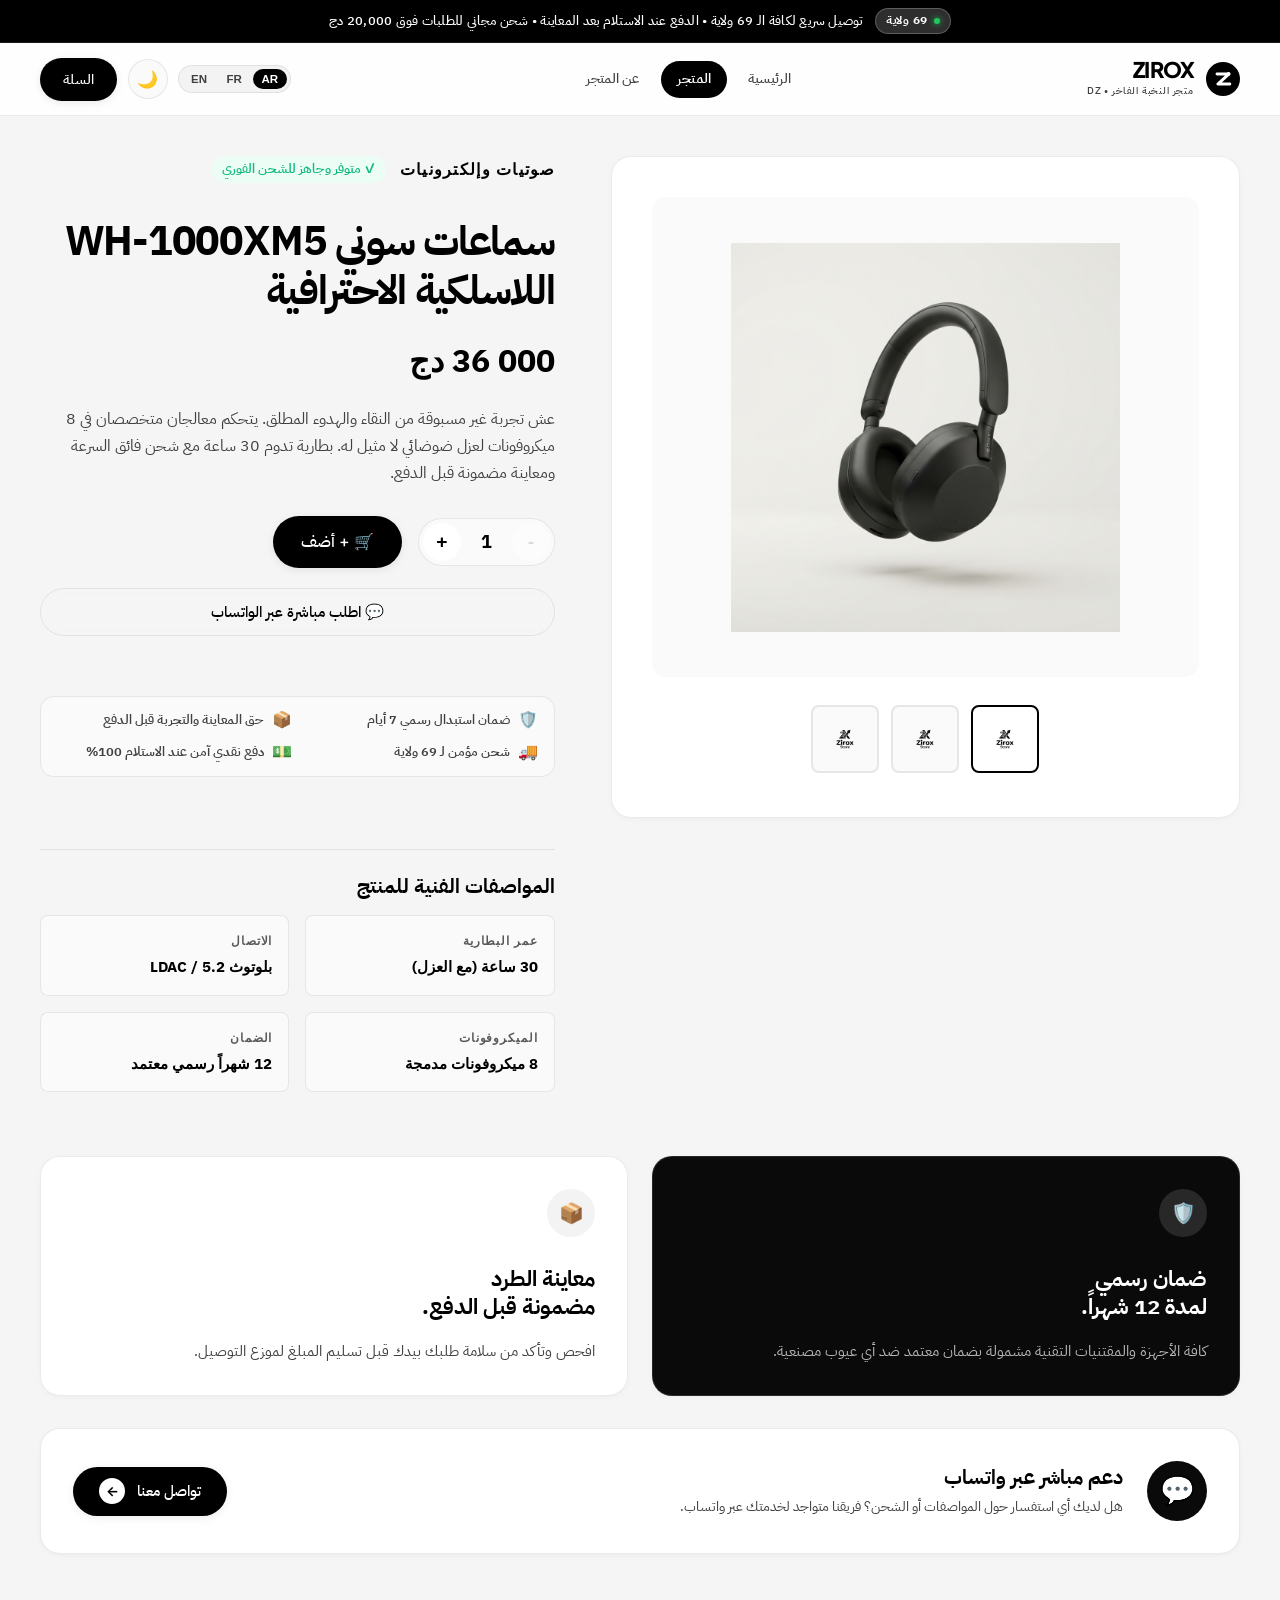
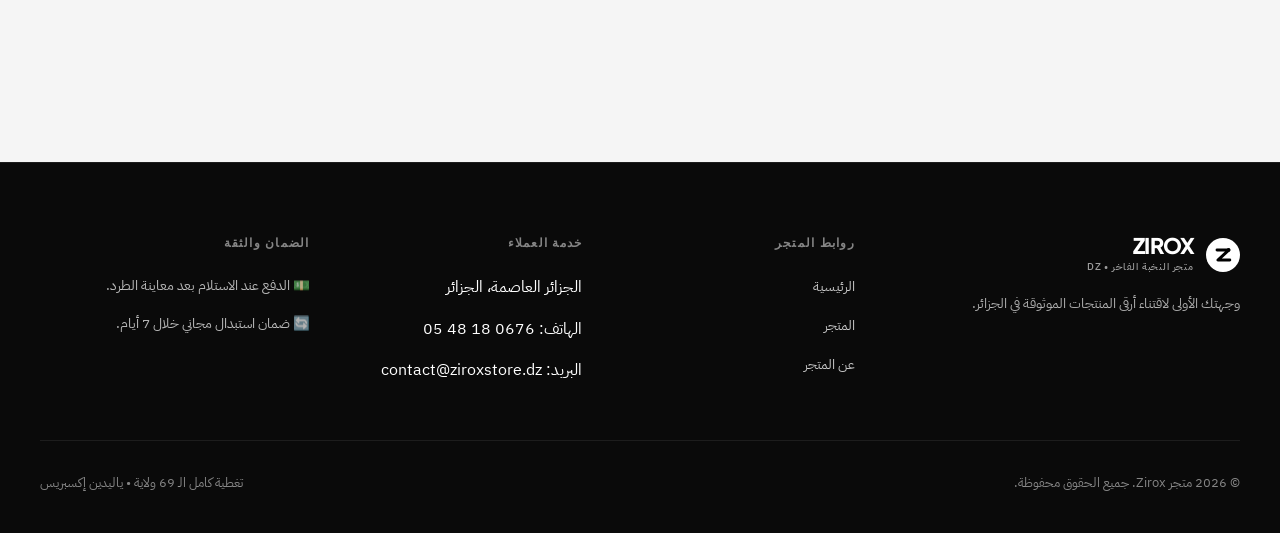
<file: product-view.html>
<!DOCTYPE html>
<html lang="ar" dir="rtl">

<head>
    <meta charset="UTF-8">
    <meta name="viewport" content="width=device-width, initial-scale=1.0">
    <title>تفاصيل المنتج | Zirox Store Algeria</title>
    <meta name="description" content="تعرف على المواصفات الفنية الكاملة، الضمان المعتمد 12 شهراً، واطلب مباشرة مع الدفع عند الاستلام والمعاينة المسبقة في الجزائر.">

    <!-- Open Graph -->
    <meta property="og:type" content="product">
    <meta property="og:title" content="تفاصيل المنتج | Zirox Store">
    <meta property="og:description" content="أجهزة أصلية معتمدة مع حق الفحص الكامل قبل الدفع وتوصيل لـ 69 ولاية.">
    <meta property="og:image" content="assets/sony-wh1000xm5.png">

    <!-- Favicon -->
    <link rel="icon" type="image/svg+xml" href="assets/zirox-logo.svg">

    <!-- Google Fonts -->
    <link rel="preconnect" href="https://fonts.googleapis.com">
    <link rel="preconnect" href="https://fonts.gstatic.com" crossorigin>
    <link href="https://fonts.googleapis.com/css2?family=IBM+Plex+Sans+Arabic:wght@400;500;600;700&family=IBM+Plex+Sans:wght@400;500;600;700&family=Inter:wght@300;400;500;600;700&family=Plus+Jakarta+Sans:wght@300;400;500;600;700;800&family=Cairo:wght@400;500;600;700&display=swap" rel="stylesheet">

    <link rel="stylesheet" href="style.css">
</head>

<body>

    <!-- Top Announcement Bar -->
    <div class="top-bar">
        <span class="top-bar-badge" data-i18n="stat_wilayas">69 Wilayas</span>
        <span data-i18n="top_bar">توصيل سريع لكافة الـ 69 ولاية • معاينة وفحص الطرد قبل الدفع عند الاستلام • شحن مجاني للطلبات فوق 20 000 دج</span>
    </div>

    <!-- Header / Navbar -->
    <header class="main-header">
        <div class="content-wrapper nav-container">
            <a href="index.html" class="brand-logo" aria-label="Zirox Home">
                <span class="logo-mark">
                    <svg width="34" height="34" viewBox="0 0 40 40" fill="none" xmlns="http://www.w3.org/2000/svg">
                        <rect width="40" height="40" rx="20" fill="#000000"/>
                        <path d="M13 14H27L14 26H28" stroke="#FFFFFF" stroke-width="3.5" stroke-linecap="round" stroke-linejoin="round"/>
                        <circle cx="26.5" cy="14" r="2.2" fill="#FFFFFF"/>
                    </svg>
                </span>
                <span class="logo-text-group">
                    <span class="logo-name">ZIROX</span>
                    <span class="logo-subtext" data-i18n="logo_sub">متجر النخبة الفاخر • DZ</span>
                </span>
            </a>

            <nav class="main-nav" aria-label="Main Navigation">
                <a href="index.html" data-i18n="nav_home">الرئيسية</a>
                <a href="products.html" class="active" data-i18n="nav_catalog">الكتالوج</a>
                <a href="about.html" data-i18n="nav_about">عن المتجر</a>
            </nav>

            <div class="header-actions">
                <div class="lang-switcher" aria-label="Select Language">
                    <button class="lang-btn active" data-lang="ar">AR</button>
                    <button class="lang-btn" data-lang="fr">FR</button>
                    <button class="lang-btn" data-lang="en">EN</button>
                </div>

                <button id="theme-toggle" class="icon-btn" title="Toggle Theme" aria-label="Toggle Theme">🌙</button>

                <button class="btn-black-pill open-cart-btn" aria-label="Open Cart">
                    <span data-i18n="cart_btn">السلة</span>
                    <span class="cart-badge" style="display: none;">0</span>
                </button>

                <button class="mobile-menu-toggle" id="mobile-menu-toggle" aria-label="Toggle Menu" aria-expanded="false">
                    ☰
                </button>
            </div>
        </div>
    </header>

    <!-- Product View Dynamic Container (Rendered by script.js) -->
    <main class="product-view-container">
        <div style="grid-column:1/-1;text-align:center;padding:100px 20px;">
            <p style="color:var(--text-secondary);">جاري تحميل تفاصيل المنتج...</p>
        </div>
    </main>

    <!-- Bento Trust Features (Monochrome Sovereign Reassurance) -->
    <section class="content-wrapper" style="padding-bottom: 5rem;">
        <div class="bento-quad-grid">
            <div class="bento-quad-card bento-card-span-6 bento-card-dark">
                <div class="bento-card-icon">🛡️</div>
                <h3 data-i18n="pv_warranty_title">ضمان رسمي معتمد لمدة 12 شهراً</h3>
                <p data-i18n="pv_warranty_desc">كافة الأجهزة الإلكترونية مشمولة بضمان رسمي مباشر ضد أي عيوب مصنعية.</p>
            </div>

            <div class="bento-quad-card bento-card-span-6">
                <div class="bento-card-icon">📦</div>
                <h3 data-i18n="pv_inspection_title">معاينة الطرد مضمونة قبل الدفع</h3>
                <p data-i18n="pv_inspection_desc">افتح طردك وتأكد من محتواه بنفسك قبل تسليم المبلغ لمندوب التوصيل.</p>
            </div>
        </div>

        <div class="concierge-banner" style="margin-top:2rem;">
            <div class="concierge-info">
                <div class="concierge-icon-box">💬</div>
                <div class="concierge-text">
                    <h3 data-i18n="pv_chat_title">فريق الكونسيرج متاح للمساعدة المباشرة</h3>
                    <p data-i18n="pv_chat_desc">هل لديك أي استفسار حول المواصفات، التوافق، أو الشحن لولايتك؟ فريقنا متواجد عبر واتساب.</p>
                </div>
            </div>
            <a href="https://wa.me/213676184805" target="_blank" rel="noopener" class="btn-pill">
                <span data-i18n="pv_chat_cta">تحدث مباشرة</span>
                <span class="arrow-circle">←</span>
            </a>
        </div>
    </section>

    <!-- Luxury Dark Footer -->
    <footer class="main-footer">
        <div class="content-wrapper">
            <div class="footer-grid">
                <div class="footer-col">
                    <a href="index.html" class="brand-logo" aria-label="Zirox Store">
                        <span class="logo-mark">
                            <svg width="34" height="34" viewBox="0 0 40 40" fill="none" xmlns="http://www.w3.org/2000/svg">
                                <rect width="40" height="40" rx="20" fill="#FFFFFF"/>
                                <path d="M13 14H27L14 26H28" stroke="#000000" stroke-width="3.5" stroke-linecap="round" stroke-linejoin="round"/>
                                <circle cx="26.5" cy="14" r="2.2" fill="#000000"/>
                            </svg>
                        </span>
                        <span class="logo-text-group">
                            <span class="logo-name" style="color:#FFFFFF;">ZIROX</span>
                            <span class="logo-subtext" style="color:rgba(255,255,255,0.6);" data-i18n="logo_sub">متجر النخبة الفاخر • DZ</span>
                        </span>
                    </a>
                    <p class="footer-desc" data-i18n="footer_desc">
                        المنصة الجزائرية الأولى لتجارة التجزئة الفاخرة للأجهزة الأصلية 100% مع الدفع عند الاستلام والتوصيل لكافة الـ 69 ولاية.
                    </p>
                </div>

                <div class="footer-col">
                    <h4 data-i18n="footer_network">روابط المنصة</h4>
                    <a href="index.html" data-i18n="nav_home">الرئيسية</a>
                    <a href="products.html" data-i18n="nav_catalog">الكتالوج الكامل</a>
                    <a href="about.html" data-i18n="nav_about">عن المتجر</a>
                </div>

                <div class="footer-col">
                    <h4 data-i18n="footer_care">خدمة النخبة والكونسيرج</h4>
                    <p data-i18n="footer_contact_city">📍 الجزائر العاصمة، الجزائر</p>
                    <p data-i18n="footer_contact_phone">📞 هاتف: 0676 18 48 05</p>
                    <p data-i18n="footer_contact_email">✉️ بريد: contact@ziroxstore.dz</p>
                </div>

                <div class="footer-col">
                    <h4 data-i18n="footer_assurance">الضمان والسيادة</h4>
                    <p style="color:rgba(255,255,255,0.7);font-size:0.85rem;line-height:1.6;" data-i18n="footer_inspect_note">
                        ✓ معاينة واختبار فوري قبل دفع أي دينار.
                    </p>
                    <p style="color:rgba(255,255,255,0.7);font-size:0.85rem;line-height:1.6;" data-i18n="footer_replace_note">
                        ✓ ضمان استبدال رسمي في حال وجود أي عيب مصنعي.
                    </p>
                </div>
            </div>

            <div class="footer-bottom">
                <p data-i18n="footer_rights">© 2026 Zirox Store. All rights reserved.</p>
                <p data-i18n="footer_coverage">تغطية لكافة الـ 69 ولاية • ياليدين إكسبريس • الدفع عند الاستلام</p>
            </div>
        </div>
    </footer>

    <!-- Slide-out Cart Drawer -->
    <div class="cart-overlay" id="cart-overlay"></div>
    <aside class="cart-sidebar" id="cart-sidebar" role="dialog" aria-modal="true" aria-label="Shopping Cart">
        <div class="cart-header">
            <h3 data-i18n="cart_title">سلة المشتريات</h3>
            <button class="close-cart-btn" id="close-cart" aria-label="Close Cart">&times;</button>
        </div>
        <div class="free-shipping-bar" id="free-shipping-bar" style="margin: 1rem 1.5rem 0;"></div>
        <div class="cart-items-container" id="cart-items-container"></div>
        <div class="cart-footer">
            <div class="cart-total-row">
                <span data-i18n="cart_total">المجموع النهائي:</span>
                <span id="cart-total" class="cart-total-val">0 DA</span>
            </div>
            <a href="checkout.html" class="btn-pill" style="width:100%;text-align:center;" data-i18n="cart_checkout">
                <span>إتمام الطلب الآن (الدفع عند الاستلام)</span>
                <span class="arrow-circle">←</span>
            </a>
        </div>
    </aside>

    <div class="toast-container" id="toast-container"></div>

    <!-- Core App Logic: Pre-bundled for file:// and server support with module fallback -->
    <script src="script.bundle.js"></script>
    <script>
        if (typeof window.t !== 'function' || typeof window.setLanguage !== 'function') {
            const fb = document.createElement('script');
            fb.type = 'module';
            fb.src = 'script.js';
            document.body.appendChild(fb);
        }
    </script>
</body>

</html>
</file>
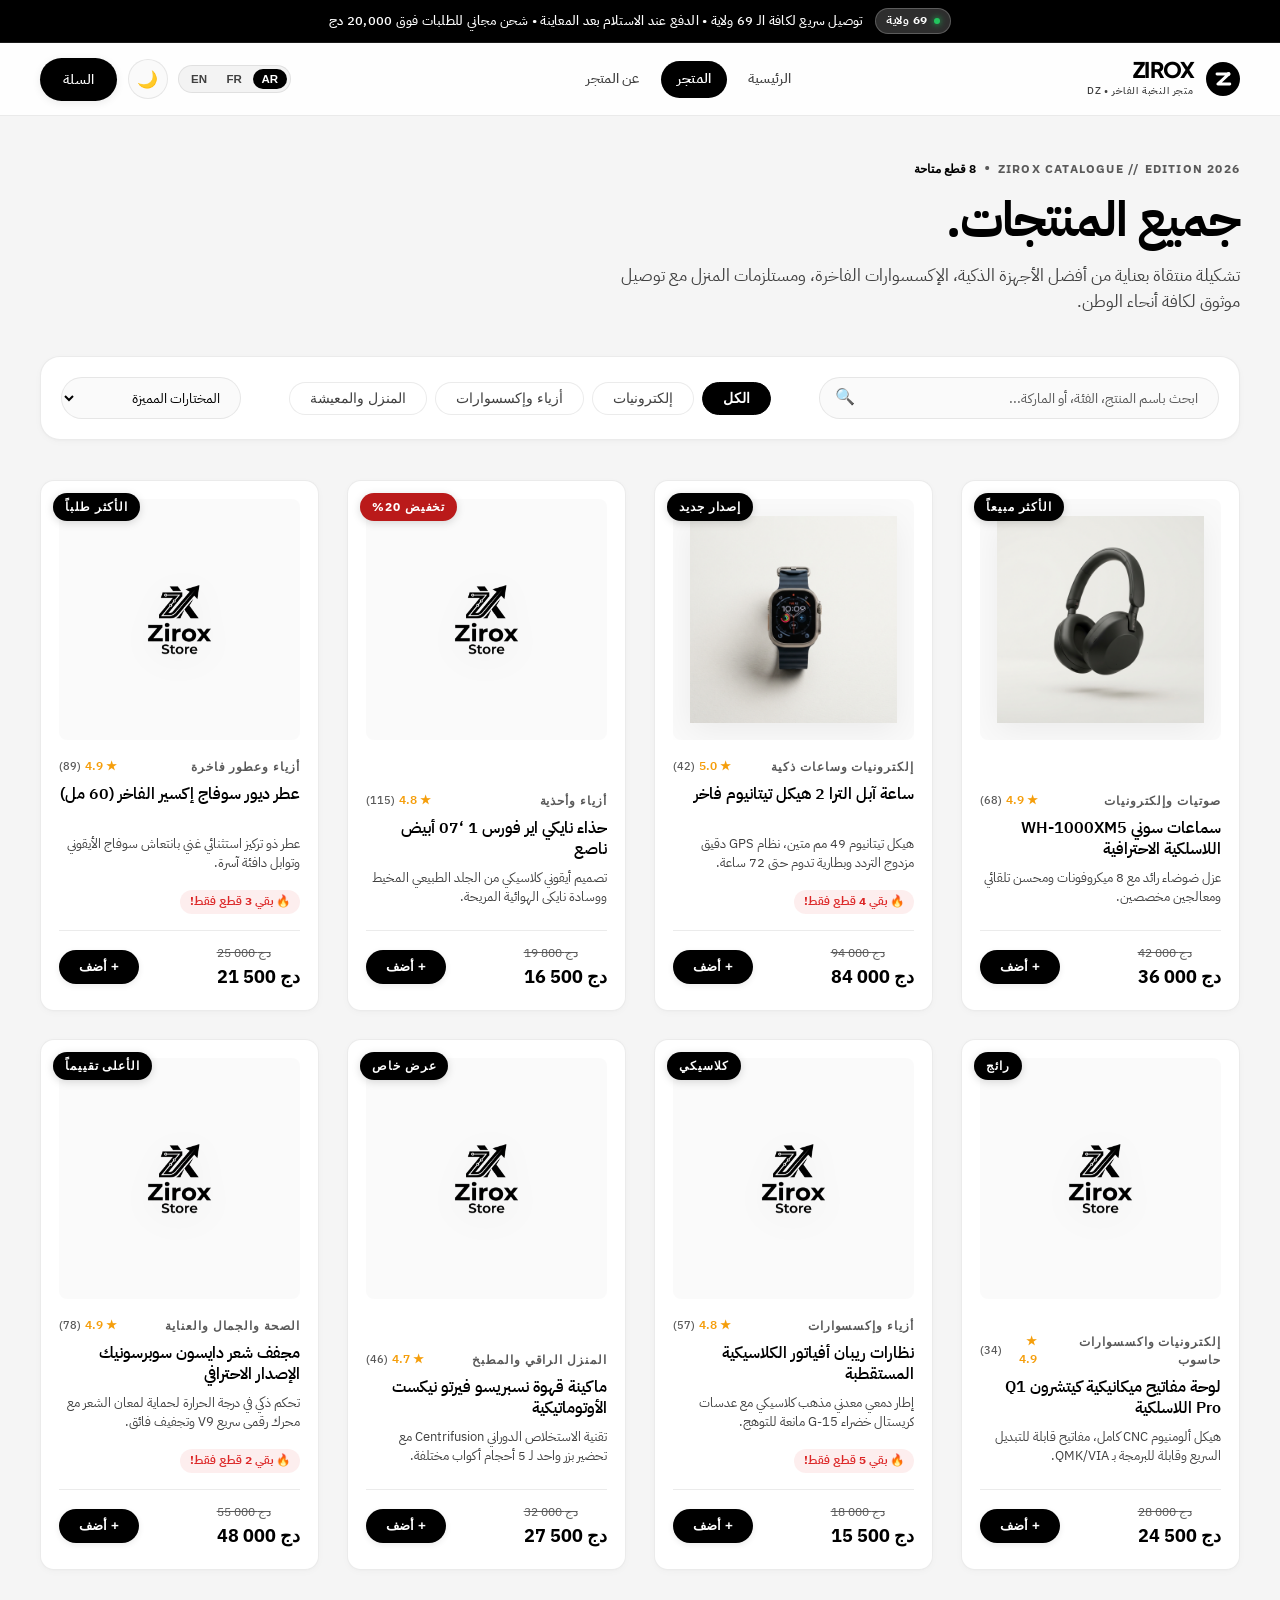
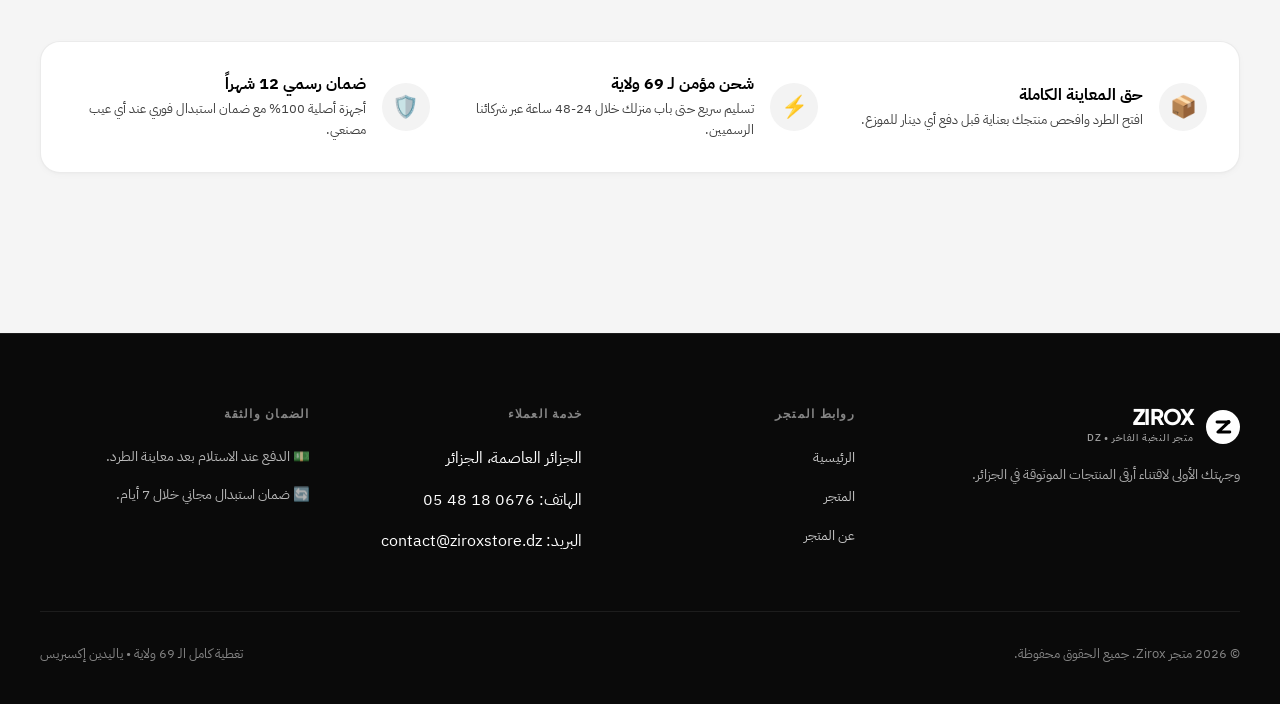
<file: products.html>
<!DOCTYPE html>
<html lang="ar" dir="rtl">

<head>
    <meta charset="UTF-8">
    <meta name="viewport" content="width=device-width, initial-scale=1.0">
    <title>كتالوج المنتجات الفاخرة | Zirox Store Algeria</title>
    <meta name="description" content="استكشف الكتالوج الكامل لمنتجات زيروكس الفاخرة في الجزائر: إلكترونيات فائقة، ساعات ذكية، وعطور أصلية 100% مع الدفع عند الاستلام.">
    <link rel="canonical" href="https://ziroxstore.dz/products.html">

    <!-- Open Graph -->
    <meta property="og:type" content="website">
    <meta property="og:title" content="كتالوج المنتجات الفاخرة | Zirox Store">
    <meta property="og:description" content="استكشف مجموعتنا الفاخرة مع التوصيل لـ 69 ولاية والدفع بعد المعاينة المباشرة.">
    <meta property="og:image" content="assets/sony-wh1000xm5.png">

    <!-- Favicon -->
    <link rel="icon" type="image/svg+xml" href="assets/zirox-logo.svg">

    <!-- Google Fonts -->
    <link rel="preconnect" href="https://fonts.googleapis.com">
    <link rel="preconnect" href="https://fonts.gstatic.com" crossorigin>
    <link href="https://fonts.googleapis.com/css2?family=IBM+Plex+Sans+Arabic:wght@400;500;600;700&family=IBM+Plex+Sans:wght@400;500;600;700&family=Inter:wght@300;400;500;600;700&family=Plus+Jakarta+Sans:wght@300;400;500;600;700;800&family=Cairo:wght@400;500;600;700&display=swap" rel="stylesheet">

    <link rel="stylesheet" href="style.css">
</head>

<body>

    <!-- Top Announcement Bar -->
    <div class="top-bar">
        <span class="top-bar-badge" data-i18n="stat_wilayas">69 Wilayas</span>
        <span data-i18n="top_bar">توصيل سريع لكافة الـ 69 ولاية • معاينة وفحص الطرد قبل الدفع عند الاستلام • شحن مجاني للطلبات فوق 20 000 دج</span>
    </div>

    <!-- Header / Navbar -->
    <header class="main-header">
        <div class="content-wrapper nav-container">
            <a href="index.html" class="brand-logo" aria-label="Zirox Home">
                <span class="logo-mark">
                    <svg width="34" height="34" viewBox="0 0 40 40" fill="none" xmlns="http://www.w3.org/2000/svg">
                        <rect width="40" height="40" rx="20" fill="#000000"/>
                        <path d="M13 14H27L14 26H28" stroke="#FFFFFF" stroke-width="3.5" stroke-linecap="round" stroke-linejoin="round"/>
                        <circle cx="26.5" cy="14" r="2.2" fill="#FFFFFF"/>
                    </svg>
                </span>
                <span class="logo-text-group">
                    <span class="logo-name">ZIROX</span>
                    <span class="logo-subtext" data-i18n="logo_sub">متجر النخبة الفاخر • DZ</span>
                </span>
            </a>

            <nav class="main-nav" aria-label="Main Navigation">
                <a href="index.html" data-i18n="nav_home">الرئيسية</a>
                <a href="products.html" class="active" data-i18n="nav_catalog">الكتالوج</a>
                <a href="about.html" data-i18n="nav_about">عن المتجر</a>
            </nav>

            <div class="header-actions">
                <div class="lang-switcher" aria-label="Select Language">
                    <button class="lang-btn active" data-lang="ar">AR</button>
                    <button class="lang-btn" data-lang="fr">FR</button>
                    <button class="lang-btn" data-lang="en">EN</button>
                </div>

                <button id="theme-toggle" class="icon-btn" title="Toggle Theme" aria-label="Toggle Theme">🌙</button>

                <button class="btn-black-pill open-cart-btn" aria-label="Open Cart">
                    <span data-i18n="cart_btn">السلة</span>
                    <span class="cart-badge" style="display: none;">0</span>
                </button>

                <button class="mobile-menu-toggle" id="mobile-menu-toggle" aria-label="Toggle Menu" aria-expanded="false">
                    ☰
                </button>
            </div>
        </div>
    </header>

    <main class="content-wrapper" style="padding-top: 2.5rem; padding-bottom: 5rem;">
        <!-- Editorial Catalog Header -->
        <div style="margin-bottom: 2.5rem;">
            <div style="display:flex;align-items:center;gap:0.5rem;margin-bottom:0.5rem;">
                <span style="font-family:var(--font-mono);font-size:0.75rem;font-weight:700;letter-spacing:0.1em;color:var(--text-muted);text-transform:uppercase;">
                    ZIROX CATALOGUE // EDITION 2026
                </span>
                <span style="color:var(--text-muted);">•</span>
                <span style="font-family:var(--font-mono);font-size:0.75rem;font-weight:700;color:var(--text-primary);" id="catalogCounterBadge" data-i18n="catalog_counter">
                    8 قطع متاحة
                </span>
            </div>

            <h1 style="font-size: clamp(2.2rem, 3.8vw, 3.2rem); font-weight: 700; letter-spacing: -0.03em; margin-bottom: 0.75rem;" data-i18n="catalog_title">
                جميع المنتجات والإصدارات
            </h1>

            <p style="color: var(--text-secondary); font-size: 1.05rem; max-width: 620px; line-height: 1.6;" data-i18n="catalog_desc">
                مختارات فائقة الجودة من الإلكترونيات العالمية، الساعات الذكية، ومستلزمات الحياة الراقية مع التوصيل السيادي لكافة الـ 69 ولاية.
            </p>
        </div>

        <!-- Controls: Search, Category Filters, Sorting -->
        <div style="display:flex;flex-wrap:wrap;align-items:center;justify-content:space-between;gap:1.25rem;background:var(--surface-pure);border:1px solid var(--border-hairline);border-radius:var(--radius-lg);padding:1.25rem;margin-bottom:2.5rem;box-shadow:var(--shadow-subtle);">
            <!-- Search Box -->
            <div style="position:relative;flex:1;min-width:260px;max-width:400px;">
                <input type="text" id="product-search" data-i18n="search_placeholder" placeholder="ابحث باسم المنتج، الصنف، أو المواصفات..." style="padding-left:2.5rem;height:42px;font-size:0.88rem;">
                <span style="position:absolute;left:1rem;top:50%;transform:translateY(-50%);color:var(--text-muted);pointer-events:none;">🔍</span>
            </div>

            <!-- Category Filter Pills -->
            <div class="filter-pills-row" style="padding-bottom:0;">
                <button class="filter-pill-btn filter-btn active" data-category="all" data-i18n="filter_all">الكل</button>
                <button class="filter-pill-btn filter-btn" data-category="electronics" data-i18n="filter_electronics">صوتيات وإلكترونيات</button>
                <button class="filter-pill-btn filter-btn" data-category="fashion" data-i18n="filter_fashion">أزياء وساعات</button>
                <button class="filter-pill-btn filter-btn" data-category="home" data-i18n="filter_home">المنزل الراقي</button>
            </div>

            <!-- Sort Select -->
            <div style="min-width:180px;">
                <select class="sort-select" aria-label="Sort products" style="height:42px;font-size:0.85rem;padding:0 1rem;border-radius:var(--radius-full);cursor:pointer;">
                    <option value="featured" data-i18n="sort_featured">المختارات المميزة</option>
                    <option value="low" data-i18n="sort_low">السعر: من الأقل للأعلى</option>
                    <option value="high" data-i18n="sort_high">السعر: من الأعلى للأقل</option>
                    <option value="newest" data-i18n="sort_newest">أحدث الإضافات</option>
                </select>
            </div>
        </div>

        <!-- Full Product Grid -->
        <div class="products-grid shop-grid">
            <!-- Populated dynamically via script.js -->
        </div>

        <!-- Reassurance Trust Banner -->
        <div style="margin-top: 4.5rem; background:var(--surface-pure); border:1px solid var(--border-hairline); border-radius:var(--radius-lg); padding:2rem; box-shadow:var(--shadow-subtle);">
            <div style="display:grid;grid-template-columns:repeat(auto-fit, minmax(260px, 1fr));gap:2rem;">
                <div style="display:flex;align-items:center;gap:1rem;">
                    <div style="width:48px;height:48px;border-radius:50%;background:var(--surface-container-low);display:flex;align-items:center;justify-content:center;font-size:1.35rem;flex-shrink:0;">📦</div>
                    <div>
                        <h4 style="font-size:1rem;font-weight:700;margin-bottom:0.25rem;">حق المعاينة الكاملة</h4>
                        <p style="font-size:0.82rem;color:var(--text-secondary);">افتح الطرد وافحص منتجك بعناية قبل دفع أي دينار للموزع.</p>
                    </div>
                </div>

                <div style="display:flex;align-items:center;gap:1rem;">
                    <div style="width:48px;height:48px;border-radius:50%;background:var(--surface-container-low);display:flex;align-items:center;justify-content:center;font-size:1.35rem;flex-shrink:0;">⚡</div>
                    <div>
                        <h4 style="font-size:1rem;font-weight:700;margin-bottom:0.25rem;">شحن مؤمن لـ 69 ولاية</h4>
                        <p style="font-size:0.82rem;color:var(--text-secondary);">تسليم سريع حتى باب منزلك خلال 24-48 ساعة عبر شركائنا الرسميين.</p>
                    </div>
                </div>

                <div style="display:flex;align-items:center;gap:1rem;">
                    <div style="width:48px;height:48px;border-radius:50%;background:var(--surface-container-low);display:flex;align-items:center;justify-content:center;font-size:1.35rem;flex-shrink:0;">🛡️</div>
                    <div>
                        <h4 style="font-size:1rem;font-weight:700;margin-bottom:0.25rem;">ضمان رسمي 12 شهراً</h4>
                        <p style="font-size:0.82rem;color:var(--text-secondary);">أجهزة أصلية 100% مع ضمان استبدال فوري عند أي عيب مصنعي.</p>
                    </div>
                </div>
            </div>
        </div>
    </main>

    <!-- Luxury Dark Footer -->
    <footer class="main-footer">
        <div class="content-wrapper">
            <div class="footer-grid">
                <div class="footer-col">
                    <a href="index.html" class="brand-logo" aria-label="Zirox Store">
                        <span class="logo-mark">
                            <svg width="34" height="34" viewBox="0 0 40 40" fill="none" xmlns="http://www.w3.org/2000/svg">
                                <rect width="40" height="40" rx="20" fill="#FFFFFF"/>
                                <path d="M13 14H27L14 26H28" stroke="#000000" stroke-width="3.5" stroke-linecap="round" stroke-linejoin="round"/>
                                <circle cx="26.5" cy="14" r="2.2" fill="#000000"/>
                            </svg>
                        </span>
                        <span class="logo-text-group">
                            <span class="logo-name" style="color:#FFFFFF;">ZIROX</span>
                            <span class="logo-subtext" style="color:rgba(255,255,255,0.6);" data-i18n="logo_sub">متجر النخبة الفاخر • DZ</span>
                        </span>
                    </a>
                    <p class="footer-desc" data-i18n="footer_desc">
                        المنصة الجزائرية الأولى لتجارة التجزئة الفاخرة للأجهزة الأصلية 100% مع الدفع عند الاستلام والتوصيل لكافة الـ 69 ولاية.
                    </p>
                </div>

                <div class="footer-col">
                    <h4 data-i18n="footer_network">روابط المنصة</h4>
                    <a href="index.html" data-i18n="nav_home">الرئيسية</a>
                    <a href="products.html" data-i18n="nav_catalog">الكتالوج الكامل</a>
                    <a href="about.html" data-i18n="nav_about">عن المتجر</a>
                </div>

                <div class="footer-col">
                    <h4 data-i18n="footer_care">خدمة النخبة والكونسيرج</h4>
                    <p data-i18n="footer_contact_city">📍 الجزائر العاصمة، الجزائر</p>
                    <p data-i18n="footer_contact_phone">📞 هاتف: 0676 18 48 05</p>
                    <p data-i18n="footer_contact_email">✉️ بريد: contact@ziroxstore.dz</p>
                </div>

                <div class="footer-col">
                    <h4 data-i18n="footer_assurance">الضمان والسيادة</h4>
                    <p style="color:rgba(255,255,255,0.7);font-size:0.85rem;line-height:1.6;" data-i18n="footer_inspect_note">
                        ✓ معاينة واختبار فوري قبل دفع أي دينار.
                    </p>
                    <p style="color:rgba(255,255,255,0.7);font-size:0.85rem;line-height:1.6;" data-i18n="footer_replace_note">
                        ✓ ضمان استبدال رسمي في حال وجود أي عيب مصنعي.
                    </p>
                </div>
            </div>

            <div class="footer-bottom">
                <p data-i18n="footer_rights">© 2026 Zirox Store. All rights reserved.</p>
                <p data-i18n="footer_coverage">تغطية لكافة الـ 69 ولاية • ياليدين إكسبريس • الدفع عند الاستلام</p>
            </div>
        </div>
    </footer>

    <!-- Slide-out Cart Drawer -->
    <div class="cart-overlay" id="cart-overlay"></div>
    <aside class="cart-sidebar" id="cart-sidebar" role="dialog" aria-modal="true" aria-label="Shopping Cart">
        <div class="cart-header">
            <h3 data-i18n="cart_title">سلة المشتريات</h3>
            <button class="close-cart-btn" id="close-cart" aria-label="Close Cart">&times;</button>
        </div>
        <div class="free-shipping-bar" id="free-shipping-bar" style="margin: 1rem 1.5rem 0;"></div>
        <div class="cart-items-container" id="cart-items-container"></div>
        <div class="cart-footer">
            <div class="cart-total-row">
                <span data-i18n="cart_total">المجموع النهائي:</span>
                <span id="cart-total" class="cart-total-val">0 DA</span>
            </div>
            <a href="checkout.html" class="btn-pill" style="width:100%;text-align:center;" data-i18n="cart_checkout">
                <span>إتمام الطلب الآن (الدفع عند الاستلام)</span>
                <span class="arrow-circle">←</span>
            </a>
        </div>
    </aside>

    <div class="toast-container" id="toast-container"></div>

    <!-- Core App Logic: Pre-bundled for file:// and server support with module fallback -->
    <script src="script.bundle.js"></script>
    <script>
        if (typeof window.t !== 'function' || typeof window.setLanguage !== 'function') {
            const fb = document.createElement('script');
            fb.type = 'module';
            fb.src = 'script.js';
            document.body.appendChild(fb);
        }
    </script>
</body>

</html>
</file>
<file: style.css>
/* ==========================================================================
   ZIROX STORE — MONOCHROME SOVEREIGN LUXURY E-COMMERCE DESIGN SYSTEM
   Inspired by: Monochrome Sovereign Architecture (Stitch Luxury Platform)
   Palette: Stark Monochromatic #F5F5F5 / #FAFAFA / #FFFFFF / #0A0A0A / #000000
   Typography: Plus Jakarta Sans + Inter + IBM Plex Sans + IBM Plex Sans Arabic
   Geometry: Architectural Hairlines (1px) + Pure Full Pills (9999px)
   ========================================================================== */

@import url('https://fonts.googleapis.com/css2?family=IBM+Plex+Sans+Arabic:wght@400;500;600;700&family=IBM+Plex+Sans:wght@400;500;600;700&family=Inter:wght@300;400;500;600;700&family=Plus+Jakarta+Sans:wght@300;400;500;600;700;800&family=Cairo:wght@400;500;600;700&display=swap');

:root {
    /* Sovereign Colors */
    --bg-page: #F5F5F5;
    --surface-canvas: #F5F5F5;
    --surface-pure: #FFFFFF;
    --surface-subtle: #FAFAFA;
    --surface-container: #EEEEEE;
    --surface-container-low: #F3F3F3;
    --surface-container-high: #E8E8E8;
    --surface-dark: #0A0A0A;
    --surface-white: #FFFFFF;
    --color-black: #000000;
    --color-black-90: rgba(0, 0, 0, 0.9);
    --color-black-70: rgba(0, 0, 0, 0.7);
    --color-black-60: rgba(0, 0, 0, 0.6);
    --color-black-40: rgba(0, 0, 0, 0.4);
    --color-white: #FFFFFF;
    --color-white-90: rgba(255, 255, 255, 0.9);
    --color-white-70: rgba(255, 255, 255, 0.7);
    --color-white-60: rgba(255, 255, 255, 0.6);

    /* Hairline Boundaries */
    --border-hairline: rgba(0, 0, 0, 0.08);
    --border-hairline-dark: rgba(255, 255, 255, 0.12);
    --border-light: rgba(0, 0, 0, 0.08);
    --border-color: rgba(0, 0, 0, 0.08);
    --border-subtle: #E5E5E5;

    /* Semantic Typography Colors (WCAG AA & AAA Compliant) */
    --text-primary: #000000;       /* 21:1 on #FFFFFF */
    --text-secondary: #404040;     /* 9.2:1 on #FFFFFF */
    --text-muted: #595959;         /* 5.6:1 on #FFFFFF (Passes 4.5:1) */

    /* Legacy compatibility mappings */
    --primary-color: #000000;
    --secondary-color: #404040;
    --accent-color: #000000;
    --accent-hover: #1f2937;
    --bg-color: #F5F5F5;
    --white: #FFFFFF;
    --error-color: #ba1a1a;        /* 5.9:1 on #FFFFFF */
    --success-color: #047857;      /* 5.2:1 on #FFFFFF */

    /* Metrics & Geometry */
    --radius-sm: 8px;
    --radius-md: 14px;
    --radius-lg: 20px;
    --radius-xl: 28px;
    --radius-full: 9999px;
    --max-content-width: 1560px;

    /* Elevation & Shadows */
    --shadow-subtle: 0 2px 10px -2px rgba(0, 0, 0, 0.04), 0 1px 3px 0 rgba(0, 0, 0, 0.02);
    --shadow-card: 0 10px 25px -5px rgba(0, 0, 0, 0.04), 0 8px 10px -6px rgba(0, 0, 0, 0.02);
    --shadow-card-hover: 0 20px 38px -10px rgba(0, 0, 0, 0.09), 0 0 0 1px rgba(0, 0, 0, 0.12);
    --shadow-float: 0px 20px 40px -15px rgba(0, 0, 0, 0.07);
    --shadow-modal: 0 25px 60px -15px rgba(0, 0, 0, 0.25);
    --shadow-inner-glow: inset 0 1px 0 rgba(255, 255, 255, 0.9);
    --border-hover: rgba(0, 0, 0, 0.22);
    --star-color: #f59e0b;

    /* Fonts */
    --font-display: 'Plus Jakarta Sans', 'IBM Plex Sans Arabic', -apple-system, sans-serif;
    --font-body: 'Inter', 'IBM Plex Sans Arabic', sans-serif;
    --font-arabic: 'IBM Plex Sans Arabic', 'Cairo', sans-serif;
    --font-mono: 'IBM Plex Sans', monospace;

    /* Admin & UI Accent Tokens */
    --surface-color: #FFFFFF;
    --accent-gradient: linear-gradient(135deg, #000000 0%, #27272a 100%);
    --accent-glow: rgba(0, 0, 0, 0.12);
    --accent-light: rgba(0, 0, 0, 0.04);
}

/* Dark Mode Tokens (WCAG AA & AAA Compliant) */
[data-theme="dark"] {
    --bg-page: #0A0A0A;
    --surface-canvas: #0A0A0A;
    --surface-pure: #141414;
    --surface-subtle: #1C1C1C;
    --surface-container: #262626;
    --surface-container-low: #181818;
    --surface-container-high: #2E2E2E;
    --surface-dark: #000000;
    --surface-white: #141414;
    --color-black: #FFFFFF;
    --color-black-90: rgba(255, 255, 255, 0.9);
    --color-black-70: rgba(255, 255, 255, 0.7);
    --color-black-60: rgba(255, 255, 255, 0.6);
    --color-black-40: rgba(255, 255, 255, 0.4);
    --color-white: #0A0A0A;
    --border-hairline: rgba(255, 255, 255, 0.1);
    --border-hairline-dark: rgba(255, 255, 255, 0.15);
    --border-light: rgba(255, 255, 255, 0.1);
    --border-color: rgba(255, 255, 255, 0.1);
    --border-subtle: #262626;
    --border-hover: rgba(255, 255, 255, 0.28);
    --star-color: #fbbf24;
    --shadow-subtle: 0 2px 10px -2px rgba(0, 0, 0, 0.5);
    --shadow-card: 0 10px 25px -5px rgba(0, 0, 0, 0.6);
    --shadow-card-hover: 0 20px 38px -10px rgba(0, 0, 0, 0.8), 0 0 0 1px rgba(255, 255, 255, 0.2);
    --shadow-inner-glow: inset 0 1px 0 rgba(255, 255, 255, 0.08);
    --text-primary: #FFFFFF;       /* 17.6:1 on #141414 */
    --text-secondary: #D4D4D8;     /* 12:1 on #141414 */
    --text-muted: #A1A1AA;         /* 8.4:1 on #141414 */
    --primary-color: #FFFFFF;
    --secondary-color: #D4D4D8;
    --accent-color: #FFFFFF;
    --accent-hover: #E5E5E5;
    --error-color: #f87171;        /* 6.2:1 on #141414 (High Visibility for Form Errors) */
    --success-color: #34d399;      /* 10.5:1 on #141414 */
    --bg-color: #0A0A0A;
    --white: #141414;
    --surface-color: #141414;
    --accent-gradient: linear-gradient(135deg, #FFFFFF 0%, #d4d4d8 100%);
    --accent-glow: rgba(255, 255, 255, 0.12);
    --accent-light: rgba(255, 255, 255, 0.05);
}

/* Custom Sovereign Scrollbar */
::-webkit-scrollbar {
    width: 6px;
    height: 6px;
}
::-webkit-scrollbar-track {
    background: var(--bg-page);
}
::-webkit-scrollbar-thumb {
    background: rgba(0, 0, 0, 0.2);
    border-radius: var(--radius-full);
}
::-webkit-scrollbar-thumb:hover {
    background: rgba(0, 0, 0, 0.4);
}
[data-theme="dark"] ::-webkit-scrollbar-thumb {
    background: rgba(255, 255, 255, 0.22);
}
[data-theme="dark"] ::-webkit-scrollbar-thumb:hover {
    background: rgba(255, 255, 255, 0.42);
}

::selection {
    background: #000000;
    color: #ffffff;
}
[data-theme="dark"] ::selection {
    background: #ffffff;
    color: #000000;
}

/* Accessibility: High-Contrast Placeholders (WCAG AA) */
::placeholder {
    color: var(--text-muted);
    opacity: 1;
}

/* Accessibility: Visible Focus Indicators (WCAG 2.4.7) */
:focus-visible {
    outline: 2px solid var(--color-black);
    outline-offset: 2px;
}

[data-theme="dark"] :focus-visible {
    outline: 2px solid #FFFFFF;
    outline-offset: 2px;
}

button:focus:not(:focus-visible),
a:focus:not(:focus-visible) {
    outline: none;
}

/* Tabular figures for aligned numerals & prices */
.cart-item-price,
.cart-total-val,
#total-cost,
.product-price,
.stat-number,
.cost-row span:last-child,
.specs-table td:last-child,
.spec-value {
    font-variant-numeric: tabular-nums;
}

/* ==========================================================================
   RESET & BASE STYLES
   ========================================================================== */
*, *::before, *::after {
    box-sizing: border-box;
    margin: 0;
    padding: 0;
    -webkit-tap-highlight-color: transparent;
}

html {
    scroll-behavior: smooth;
    font-size: 16px;
    background-color: var(--bg-page);
    color: var(--text-primary);
}

body {
    font-family: var(--font-body);
    background-color: var(--bg-page);
    color: var(--text-primary);
    line-height: 1.6;
    overflow-x: hidden;
    min-height: 100vh;
    display: flex;
    flex-direction: column;
    text-rendering: optimizeLegibility;
    -webkit-font-smoothing: antialiased;
    -moz-osx-font-smoothing: grayscale;
}

/* Arabic typography harmony */
[dir="rtl"] body,
html[lang="ar"] body {
    font-family: var(--font-arabic);
}

h1, h2, h3, h4, h5, h6 {
    font-family: var(--font-display);
    font-weight: 700;
    letter-spacing: -0.025em;
    line-height: 1.25;
    color: var(--text-primary);
}

[dir="rtl"] h1, [dir="rtl"] h2, [dir="rtl"] h3,
[dir="rtl"] h4, [dir="rtl"] h5, [dir="rtl"] h6 {
    font-family: var(--font-arabic);
    letter-spacing: normal;
}

/* Tabular lining figures for prices and numbers (isolated LTR to prevent Arabic bidi digit flip) */
.tabular-nums, .price-display, .product-price, .product-old-price, .currency-val,
.price-current, .price-old, .cart-total-val, .stat-number, .cart-item-price {
    font-family: var(--font-mono);
    font-variant-numeric: tabular-nums;
    font-feature-settings: "tnum";
    direction: ltr !important;
    display: inline-block;
    unicode-bidi: isolate;
}

a {
    color: inherit;
    text-decoration: none;
}

img {
    max-width: 100%;
    height: auto;
    display: block;
}

/* Max Container */
.content-wrapper, .max-container {
    max-width: var(--max-content-width);
    margin-left: auto;
    margin-right: auto;
    padding-left: clamp(1.25rem, 3.5vw, 2.5rem);
    padding-right: clamp(1.25rem, 3.5vw, 2.5rem);
    width: 100%;
}

/* Architectural Dot Matrix Overlay */
.dot-matrix-overlay {
    position: absolute;
    inset: 0;
    pointer-events: none;
    opacity: 0.38;
    background-image: radial-gradient(rgba(0, 0, 0, 0.12) 1px, transparent 1px);
    background-size: 24px 24px;
    z-index: 1;
}

[data-theme="dark"] .dot-matrix-overlay {
    opacity: 0.15;
    background-image: radial-gradient(rgba(255, 255, 255, 0.25) 1px, transparent 1px);
}

/* ==========================================================================
   BUTTONS & PILL CONTROLS (SOVEREIGN GEOMETRY)
   ========================================================================== */

/* Primary Pill Button (Black fill, white text, circular arrow badge) */
.btn-pill {
    display: inline-flex;
    align-items: center;
    justify-content: center;
    gap: 0.75rem;
    background-color: var(--color-black);
    color: var(--color-white) !important;
    padding: 0.7rem 1.65rem;
    border-radius: var(--radius-full);
    font-family: var(--font-body);
    font-size: 0.95rem;
    font-weight: 500;
    letter-spacing: -0.01em;
    border: none;
    cursor: pointer;
    text-decoration: none;
    position: relative;
    overflow: hidden;
    transition: all 0.25s cubic-bezier(0.16, 1, 0.3, 1);
    box-shadow: 0 2px 10px rgba(0, 0, 0, 0.08);
}

.btn-pill::after {
    content: '';
    position: absolute;
    top: 0;
    left: -100%;
    width: 60%;
    height: 100%;
    background: linear-gradient(90deg, transparent, rgba(255, 255, 255, 0.15), transparent);
    transform: skewX(-20deg);
    pointer-events: none;
    transition: none;
}

.btn-pill:hover::after {
    left: 140%;
    transition: left 0.75s ease-in-out;
}

.btn-pill:hover {
    opacity: 0.92;
    transform: translateY(-2px);
    box-shadow: 0 6px 20px rgba(0, 0, 0, 0.15);
}

.btn-pill:active {
    transform: translateY(0) scale(0.98);
}

.btn-pill .arrow-circle {
    display: inline-flex;
    align-items: center;
    justify-content: center;
    width: 26px;
    height: 26px;
    border-radius: 50%;
    background-color: var(--color-white);
    color: var(--color-black);
    font-size: 0.85rem;
    font-weight: 700;
    line-height: 1;
    transform-origin: center center;
    transition: transform 0.25s cubic-bezier(0.34, 1.56, 0.64, 1);
}

.btn-pill:hover .arrow-circle {
    transform: translateX(-4px);
}

/* In LTR (English / French), mirror arrow to point right (→) and move forward on hover */
[dir="ltr"] .arrow-circle {
    transform: scaleX(-1);
}

[dir="ltr"] .btn-pill:hover .arrow-circle {
    transform: scaleX(-1) translateX(-4px);
}

/* Secondary / Ghost Pill Button (Hairline stroke or subtle fill) */
.btn-secondary-pill {
    display: inline-flex;
    align-items: center;
    justify-content: center;
    gap: 0.6rem;
    background-color: transparent;
    color: var(--text-primary) !important;
    padding: 0.68rem 1.6rem;
    border-radius: var(--radius-full);
    font-family: var(--font-body);
    font-size: 0.95rem;
    font-weight: 500;
    border: 1px solid var(--border-hairline);
    cursor: pointer;
    text-decoration: none;
    transition: all 0.25s cubic-bezier(0.16, 1, 0.3, 1);
    backdrop-filter: blur(8px);
}

.btn-secondary-pill:hover {
    background-color: var(--surface-pure);
    border-color: var(--border-hover);
    transform: translateY(-2px);
    box-shadow: var(--shadow-subtle);
}

.btn-secondary-pill:active {
    transform: translateY(0) scale(0.98);
}

/* Solid Black Pill Button */
.btn-black-pill, .btn-primary {
    display: inline-flex;
    align-items: center;
    justify-content: center;
    gap: 0.5rem;
    background-color: var(--color-black);
    color: var(--color-white) !important;
    padding: 0.65rem 1.45rem;
    border-radius: var(--radius-full);
    font-family: var(--font-body);
    font-size: 0.9rem;
    font-weight: 500;
    border: none;
    cursor: pointer;
    text-decoration: none;
    position: relative;
    overflow: hidden;
    transition: all 0.25s cubic-bezier(0.16, 1, 0.3, 1);
    box-shadow: 0 2px 8px rgba(0, 0, 0, 0.08);
}

.btn-black-pill:hover, .btn-primary:hover {
    opacity: 0.92;
    transform: translateY(-2px);
    box-shadow: 0 6px 18px rgba(0, 0, 0, 0.15);
}

.btn-black-pill:active, .btn-primary:active {
    transform: translateY(0) scale(0.98);
}

/* Icon Button */
.icon-btn {
    display: inline-flex;
    align-items: center;
    justify-content: center;
    width: 40px;
    height: 40px;
    border-radius: 50%;
    background-color: var(--surface-subtle);
    border: 1px solid var(--border-hairline);
    color: var(--text-primary);
    cursor: pointer;
    transition: all 0.25s cubic-bezier(0.16, 1, 0.3, 1);
    font-size: 1.05rem;
    user-select: none;
}

.icon-btn:hover {
    background-color: var(--surface-pure);
    border-color: var(--border-hover);
    transform: scale(1.08);
    box-shadow: 0 4px 12px rgba(0, 0, 0, 0.06);
}

.icon-btn:active {
    transform: scale(0.94);
}

#theme-toggle {
    transition: transform 0.4s cubic-bezier(0.34, 1.56, 0.64, 1), background-color 0.2s, border-color 0.2s;
}

#theme-toggle:hover {
    transform: rotate(25deg) scale(1.1);
}

/* ==========================================================================
   TOP ANNOUNCEMENT BAR
   ========================================================================== */
.top-bar {
    background-color: #000000;
    color: #FFFFFF !important;
    padding: 0.5rem 1.25rem;
    font-size: 0.8rem;
    font-weight: 500;
    letter-spacing: 0.02em;
    display: flex;
    align-items: center;
    justify-content: center;
    gap: 0.75rem;
    position: relative;
    z-index: 101;
    border-bottom: 1px solid rgba(255, 255, 255, 0.1);
    transition: background-color 0.25s ease, color 0.25s ease;
}

.top-bar span {
    color: #FFFFFF !important;
}

.top-bar-badge {
    display: inline-flex;
    align-items: center;
    gap: 0.35rem;
    padding: 0.18rem 0.65rem;
    border-radius: var(--radius-full);
    background-color: rgba(255, 255, 255, 0.18);
    color: #FFFFFF !important;
    font-size: 0.72rem;
    font-weight: 700;
    letter-spacing: 0.05em;
    text-transform: uppercase;
    border: 1px solid rgba(255, 255, 255, 0.22);
}

.top-bar-badge::before {
    content: '';
    display: inline-block;
    width: 6px;
    height: 6px;
    border-radius: 50%;
    background-color: #22c55e;
    box-shadow: 0 0 6px #22c55e;
    animation: pulseDot 2s infinite;
}

[data-theme="dark"] .top-bar {
    background-color: #121215;
    color: #F4F4F5 !important;
    border-bottom: 1px solid rgba(255, 255, 255, 0.12);
}

[data-theme="dark"] .top-bar span {
    color: #F4F4F5 !important;
}

[data-theme="dark"] .top-bar-badge {
    background-color: rgba(255, 255, 255, 0.15);
    color: #FFFFFF !important;
    border: 1px solid rgba(255, 255, 255, 0.25);
}

@keyframes pulseDot {
    0%, 100% { opacity: 1; transform: scale(1); }
    50% { opacity: 0.4; transform: scale(0.85); }
}

/* ==========================================================================
   HEADER & NAVBAR (FROSTED GLASS ARCHITECTURE)
   ========================================================================== */
.main-header {
    position: sticky;
    top: 0;
    z-index: 100;
    background-color: rgba(255, 255, 255, 0.88);
    backdrop-filter: blur(18px);
    -webkit-backdrop-filter: blur(18px);
    border-bottom: 1px solid var(--border-hairline);
    transition: background-color 0.3s ease, border-color 0.3s ease;
}

[data-theme="dark"] .main-header {
    background-color: rgba(20, 20, 20, 0.88);
    border-bottom: 1px solid var(--border-hairline);
}

.nav-container {
    display: flex;
    align-items: center;
    justify-content: space-between;
    height: 72px;
}

/* Master Logo Component */
.brand-logo {
    display: inline-flex;
    align-items: center;
    gap: 0.75rem;
    text-decoration: none;
    cursor: pointer;
    transition: transform 0.2s ease;
}

.brand-logo:hover {
    transform: scale(1.02);
}

.brand-logo .logo-mark {
    display: flex;
    align-items: center;
    justify-content: center;
}

.brand-logo .logo-text-group {
    display: flex;
    flex-direction: column;
    justify-content: center;
}

.brand-logo .logo-name {
    font-family: var(--font-display);
    font-size: 1.35rem;
    font-weight: 800;
    letter-spacing: -0.04em;
    color: var(--text-primary);
    line-height: 1;
}

.brand-logo .logo-subtext {
    font-family: var(--font-arabic);
    font-size: 0.65rem;
    font-weight: 500;
    letter-spacing: 0.08em;
    color: var(--text-secondary);
    margin-top: 2px;
    text-transform: uppercase;
}

/* Navigation Links */
.main-nav {
    display: flex;
    align-items: center;
    gap: 0.35rem;
}

.main-nav a {
    padding: 0.45rem 1rem;
    border-radius: var(--radius-full);
    font-size: 0.88rem;
    font-weight: 500;
    color: var(--text-secondary);
    transition: all 0.2s ease;
}

.main-nav a:hover {
    color: var(--text-primary);
    background-color: var(--surface-container-low);
}

.main-nav a.active {
    color: var(--color-white);
    background-color: var(--color-black);
    font-weight: 600;
}

/* Header Actions */
.header-actions {
    display: flex;
    align-items: center;
    gap: 0.65rem;
}

/* Language Switcher Pills */
.lang-switcher {
    display: inline-flex;
    align-items: center;
    background-color: var(--surface-container-low);
    border: 1px solid var(--border-hairline);
    border-radius: var(--radius-full);
    padding: 3px;
    gap: 2px;
}

.lang-btn {
    border: none;
    background: transparent;
    padding: 0.25rem 0.55rem;
    border-radius: var(--radius-full);
    font-size: 0.72rem;
    font-weight: 600;
    color: var(--text-secondary);
    cursor: pointer;
    transition: all 0.15s ease;
}

.lang-btn:hover {
    color: var(--text-primary);
}

.lang-btn.active {
    background-color: var(--color-black);
    color: var(--color-white);
}

/* Cart Badge with Silk Pop-In Micro-interaction */
.cart-badge {
    display: inline-flex;
    align-items: center;
    justify-content: center;
    min-width: 18px;
    height: 18px;
    padding: 0 4px;
    border-radius: 9999px;
    background-color: var(--color-white);
    color: var(--color-black);
    font-size: 0.7rem;
    font-weight: 700;
    margin-right: 4px;
    transform-origin: center center;
    will-change: transform;
    transition: transform 0.3s cubic-bezier(0.34, 1.56, 0.64, 1);
}
[dir="ltr"] .cart-badge {
    margin-right: 0;
    margin-left: 4px;
}

@keyframes badgePopIn {
    0% {
        transform: scale(0.5);
    }
    45% {
        transform: scale(1.36);
    }
    75% {
        transform: scale(0.92);
    }
    100% {
        transform: scale(1);
    }
}

.cart-badge.badge-bump {
    animation: badgePopIn 0.45s cubic-bezier(0.34, 1.56, 0.64, 1) forwards;
}

/* Mobile Menu Toggle */
.mobile-menu-toggle {
    display: none;
    background: transparent;
    border: none;
    color: var(--text-primary);
    font-size: 1.5rem;
    cursor: pointer;
    padding: 0.4rem;
}

/* ==========================================================================
   HERO SECTION (MONOCHROME SOVEREIGN SHOWCASE)
   ========================================================================== */
.hero-wrapper {
    padding-top: 1.5rem;
    padding-bottom: 2.5rem;
    position: relative;
    max-width: var(--max-content-width);
    margin: 0 auto;
    padding-left: clamp(1.25rem, 3.5vw, 2.5rem);
    padding-right: clamp(1.25rem, 3.5vw, 2.5rem);
}

.hero-card {
    position: relative;
    background-color: var(--surface-pure);
    border: 1px solid var(--border-hairline);
    border-radius: var(--radius-xl);
    overflow: hidden;
    padding: clamp(2rem, 4vw, 3.75rem);
    box-shadow: var(--shadow-inner-glow), var(--shadow-card);
    display: grid;
    grid-template-columns: 1.15fr 0.85fr;
    gap: 3rem;
    align-items: center;
    min-height: 600px;
}

.hero-main-content {
    position: relative;
    z-index: 2;
    display: flex;
    flex-direction: column;
    gap: 1.5rem;
}

.hero-eyebrow-row {
    display: flex;
    align-items: center;
    justify-content: space-between;
    flex-wrap: wrap;
    gap: 0.75rem;
}

.hero-live-badge {
    display: inline-flex;
    align-items: center;
    gap: 0.5rem;
    padding: 0.35rem 0.85rem;
    background-color: var(--surface-container-low);
    border: 1px solid var(--border-hairline);
    border-radius: var(--radius-full);
    font-size: 0.75rem;
    font-weight: 600;
    color: var(--text-primary);
    letter-spacing: 0.04em;
    box-shadow: var(--shadow-subtle);
}

.hero-live-badge .pulse-dot {
    width: 7px;
    height: 7px;
    border-radius: 50%;
    background-color: #22c55e;
    animation: pulseDot 1.8s infinite;
}

.hero-ticker {
    font-family: var(--font-mono);
    font-size: 0.72rem;
    font-weight: 600;
    letter-spacing: 0.08em;
    color: var(--text-muted);
    text-transform: uppercase;
}

.hero-main-content h1 {
    font-size: clamp(2.2rem, 4.2vw, 3.8rem);
    font-weight: 700;
    line-height: 1.15;
    letter-spacing: -0.035em;
    color: var(--text-primary);
}

.hero-main-content p {
    font-size: clamp(1rem, 1.2vw, 1.15rem);
    color: var(--text-secondary);
    line-height: 1.7;
    max-width: 580px;
}

.hero-cta-row {
    display: flex;
    align-items: center;
    flex-wrap: wrap;
    gap: 1rem;
    margin-top: 0.5rem;
}

/* Floating Studio Showcase Visual */
.hero-media-wrapper {
    position: relative;
    z-index: 2;
    display: flex;
    align-items: center;
    justify-content: center;
}

.hero-media-card {
    position: relative;
    width: 100%;
    max-width: 460px;
    aspect-ratio: 1 / 1;
    background: radial-gradient(circle at 50% 50%, rgba(0, 0, 0, 0.02) 0%, var(--surface-subtle) 75%);
    border: 1px solid var(--border-hairline);
    border-radius: var(--radius-lg);
    display: flex;
    align-items: center;
    justify-content: center;
    padding: 2.5rem;
    overflow: hidden;
    box-shadow: var(--shadow-inner-glow), var(--shadow-card);
    transition: transform 0.4s cubic-bezier(0.16, 1, 0.3, 1), box-shadow 0.4s ease, border-color 0.4s ease;
}

[data-theme="dark"] .hero-media-card {
    background: radial-gradient(circle at 50% 50%, rgba(255, 255, 255, 0.04) 0%, var(--surface-subtle) 75%);
}

.hero-media-card img,
.hero-brand-logo {
    width: 100%;
    max-width: 330px;
    height: auto;
    max-height: 330px;
    object-fit: contain;
    filter: drop-shadow(0 12px 24px rgba(0, 0, 0, 0.12));
    transition: transform 0.6s cubic-bezier(0.16, 1, 0.3, 1), filter 0.6s ease;
    animation: heroFloat 5s ease-in-out infinite;
    user-select: none;
    display: block;
    margin: 0 auto;
}

@keyframes heroFloat {
    0%, 100% { transform: translateY(0); }
    50% { transform: translateY(-8px); }
}

.hero-media-card:hover img,
.hero-media-card:hover .hero-brand-logo {
    transform: translateY(-6px) scale(1.04);
    filter: drop-shadow(0 22px 38px rgba(0, 0, 0, 0.18));
}

[data-theme="dark"] .hero-media-card img,
[data-theme="dark"] .hero-brand-logo {
    filter: invert(1) brightness(1.15) drop-shadow(0 16px 32px rgba(255, 255, 255, 0.2));
}

/* Floating Micro Specs Chips */
.spec-chip-top {
    position: absolute;
    top: 1.15rem;
    right: 1.15rem;
    background-color: rgba(255, 255, 255, 0.88);
    backdrop-filter: blur(16px);
    -webkit-backdrop-filter: blur(16px);
    border: 1px solid var(--border-hairline);
    border-radius: var(--radius-full);
    padding: 0.35rem 0.85rem;
    font-size: 0.68rem;
    font-weight: 600;
    letter-spacing: 0.06em;
    color: var(--text-primary);
    display: flex;
    align-items: center;
    gap: 0.45rem;
    box-shadow: 0 4px 12px rgba(0, 0, 0, 0.04);
}

[data-theme="dark"] .spec-chip-top,
[data-theme="dark"] .spec-chip-bottom {
    background-color: rgba(20, 20, 20, 0.88);
}

.spec-chip-bottom {
    position: absolute;
    bottom: 1.15rem;
    left: 1.15rem;
    right: 1.15rem;
    background-color: rgba(255, 255, 255, 0.88);
    backdrop-filter: blur(16px);
    -webkit-backdrop-filter: blur(16px);
    border: 1px solid var(--border-hairline);
    border-radius: var(--radius-full);
    padding: 0.55rem 1.15rem;
    display: flex;
    align-items: center;
    justify-content: space-between;
    font-size: 0.72rem;
    font-weight: 600;
    color: var(--text-secondary);
    box-shadow: 0 4px 12px rgba(0, 0, 0, 0.04);
}

.spec-chip-bottom .bold-price {
    font-family: var(--font-mono);
    color: var(--text-primary);
    font-weight: 700;
}

/* Marquee Bar along hero bottom */
.marquee-container {
    grid-column: 1 / -1;
    margin-top: 1.5rem;
    padding-top: 1.5rem;
    border-top: 1px solid var(--border-hairline);
    overflow: hidden;
    position: relative;
    white-space: nowrap;
    width: 100%;
}

.marquee-track {
    display: inline-flex;
    align-items: center;
    gap: 3rem;
    width: max-content;
    animation: marqueeScroll 25s linear infinite;
    will-change: transform;
}

.marquee-container:hover .marquee-track {
    animation-play-state: paused;
}

@keyframes marqueeScroll {
    0% { transform: translateX(0); }
    100% { transform: translateX(-50%); }
}

[dir="rtl"] .marquee-track {
    animation: marqueeScrollRTL 25s linear infinite;
}

@keyframes marqueeScrollRTL {
    0% { transform: translateX(0); }
    100% { transform: translateX(50%); }
}

/* ==========================================================================
   FLOATING WHATSAPP ACTION BUTTON
   ========================================================================== */
.zirox-wa-float-btn {
    position: fixed;
    bottom: 28px;
    left: 28px;
    z-index: 9999;
    display: flex;
    align-items: center;
    gap: 10px;
    background-color: #25D366;
    color: #FFFFFF !important;
    text-decoration: none;
    border-radius: var(--radius-full);
    padding: 10px 18px 10px 14px;
    box-shadow: 0 8px 24px rgba(37, 211, 102, 0.38), 0 2px 6px rgba(0, 0, 0, 0.15);
    transition: transform 0.3s cubic-bezier(0.16, 1, 0.3, 1), box-shadow 0.3s ease;
    cursor: pointer;
    user-select: none;
}

[dir="rtl"] .zirox-wa-float-btn {
    left: auto;
    right: 28px;
    padding: 10px 14px 10px 18px;
}

.zirox-wa-float-btn:hover {
    transform: translateY(-4px) scale(1.04);
    box-shadow: 0 12px 30px rgba(37, 211, 102, 0.5), 0 4px 10px rgba(0, 0, 0, 0.2);
    color: #FFFFFF !important;
}

.wa-float-icon {
    display: flex;
    align-items: center;
    justify-content: center;
    color: #FFFFFF;
}

.wa-float-label {
    font-size: 0.88rem;
    font-weight: 700;
    color: #FFFFFF;
    white-space: nowrap;
    font-family: var(--font-arabic), sans-serif;
}

.wa-float-pulse {
    position: absolute;
    top: 0;
    left: 0;
    right: 0;
    bottom: 0;
    border-radius: var(--radius-full);
    border: 2px solid #25D366;
    animation: waPulse 2s cubic-bezier(0.24, 0, 0.38, 1) infinite;
    pointer-events: none;
}

@keyframes waPulse {
    0% { transform: scale(1); opacity: 0.8; }
    50% { transform: scale(1.15); opacity: 0; }
    100% { transform: scale(1.15); opacity: 0; }
}

@media (max-width: 640px) {
    .zirox-wa-float-btn {
        bottom: 20px;
        right: 20px;
        padding: 12px;
        border-radius: 50%;
    }
    [dir="rtl"] .zirox-wa-float-btn {
        right: 20px;
        left: auto;
    }
    .wa-float-label {
        display: none;
    }
}

.marquee-item {
    font-size: 0.82rem;
    font-weight: 500;
    color: var(--text-secondary);
    display: inline-flex;
    align-items: center;
    gap: 0.5rem;
}

.marquee-item strong {
    color: var(--text-primary);
    font-weight: 600;
}

/* ==========================================================================
   ENGINEERED TRUST ARCHITECTURE (BENTO QUAD GRID)
   ========================================================================== */
.trust-section {
    padding: 3rem 0;
}

.section-header-block {
    display: flex;
    align-items: flex-end;
    justify-content: space-between;
    gap: 2rem;
    margin-bottom: 2.5rem;
    flex-wrap: wrap;
}

.section-eyebrow {
    font-family: var(--font-mono);
    font-size: 0.72rem;
    font-weight: 600;
    letter-spacing: 0.1em;
    color: var(--text-muted);
    text-transform: uppercase;
    margin-bottom: 0.5rem;
    display: block;
}

.section-title {
    font-size: clamp(1.8rem, 3vw, 2.5rem);
    font-weight: 700;
    letter-spacing: -0.025em;
    color: var(--text-primary);
}

.section-desc {
    color: var(--text-secondary);
    font-size: 0.98rem;
    max-width: 480px;
    line-height: 1.65;
}

/* Bento 4-Card Architecture */
.bento-quad-grid {
    display: grid;
    grid-template-columns: repeat(12, 1fr);
    gap: 1.5rem;
}

.bento-quad-card {
    background-color: var(--surface-pure);
    border: 1px solid var(--border-hairline);
    border-radius: var(--radius-lg);
    padding: clamp(1.75rem, 2.5vw, 2.25rem);
    display: flex;
    flex-direction: column;
    justify-content: space-between;
    min-height: 240px;
    box-shadow: var(--shadow-subtle);
    transition: all 0.25s ease;
    position: relative;
    overflow: hidden;
}

.bento-quad-card:hover {
    transform: translateY(-2px);
    box-shadow: var(--shadow-card);
    border-color: var(--color-black-40);
}

.bento-card-span-7 {
    grid-column: span 7;
}

.bento-card-span-5 {
    grid-column: span 5;
}

.bento-card-span-6 {
    grid-column: span 6;
}

/* Dark Bento Card (#0A0A0A) */
.bento-card-dark {
    background-color: var(--surface-dark) !important;
    color: #FFFFFF !important;
    border: 1px solid rgba(255, 255, 255, 0.12) !important;
}

.bento-card-dark h3 {
    color: #FFFFFF !important;
}

.bento-card-dark p {
    color: rgba(255, 255, 255, 0.7) !important;
}

.bento-card-icon {
    width: 48px;
    height: 48px;
    border-radius: 50%;
    background-color: var(--surface-container-low);
    display: flex;
    align-items: center;
    justify-content: center;
    font-size: 1.25rem;
    margin-bottom: 1.25rem;
    color: var(--text-primary);
}

.bento-card-dark .bento-card-icon {
    background-color: rgba(255, 255, 255, 0.12);
    color: #FFFFFF;
}

.bento-quad-card h3 {
    font-size: 1.35rem;
    font-weight: 700;
    margin-bottom: 0.65rem;
    line-height: 1.3;
}

.bento-quad-card p {
    font-size: 0.92rem;
    color: var(--text-secondary);
    line-height: 1.6;
}

/* ==========================================================================
   LIMITED DROPS & PRODUCTS GRID (SOVEREIGN CARDS)
   ========================================================================== */
.catalog-section {
    padding: 3rem 0;
}

.filter-pills-row {
    display: flex;
    align-items: center;
    gap: 0.5rem;
    overflow-x: auto;
    padding-bottom: 0.5rem;
    scrollbar-width: none;
}

.filter-pills-row::-webkit-scrollbar {
    display: none;
}

.filter-pill-btn {
    padding: 0.45rem 1.25rem;
    border-radius: var(--radius-full);
    font-size: 0.85rem;
    font-weight: 500;
    background-color: var(--surface-pure);
    border: 1px solid var(--border-hairline);
    color: var(--text-secondary);
    cursor: pointer;
    white-space: nowrap;
    transition: all 0.2s ease;
}

.filter-pill-btn:hover {
    color: var(--text-primary);
    background-color: var(--surface-container-low);
}

.filter-pill-btn.active {
    background-color: var(--color-black);
    color: var(--color-white);
    border-color: var(--color-black);
    font-weight: 600;
}

/* 4-Column Luxury Shop Grid */
.shop-grid {
    display: grid;
    grid-template-columns: repeat(4, 1fr);
    gap: 1.75rem;
    margin-top: 2rem;
}

/* Product Card Design with Silk Elevate */
.product-card {
    background-color: var(--surface-pure);
    border: 1px solid var(--border-hairline);
    border-radius: var(--radius-md);
    padding: 1.15rem;
    display: flex;
    flex-direction: column;
    justify-content: space-between;
    transition: transform 0.4s cubic-bezier(0.16, 1, 0.3, 1), 
                box-shadow 0.4s cubic-bezier(0.16, 1, 0.3, 1), 
                border-color 0.35s ease;
    position: relative;
    box-shadow: var(--shadow-inner-glow), var(--shadow-subtle);
    will-change: transform, box-shadow;
}

.product-card:hover {
    transform: translateY(-6px);
    box-shadow: 0 22px 42px -12px rgba(0, 0, 0, 0.12), 0 0 0 1px var(--border-hover);
    border-color: transparent;
}

[data-theme="dark"] .product-card:hover {
    box-shadow: 0 22px 42px -12px rgba(0, 0, 0, 0.75), 0 0 0 1px var(--border-hover);
}

/* Product Image Viewport */
.product-img {
    position: relative;
    width: 100%;
    aspect-ratio: 1 / 1;
    background: radial-gradient(circle at 50% 50%, rgba(0, 0, 0, 0.02) 0%, var(--surface-subtle) 80%);
    border-radius: var(--radius-sm);
    overflow: hidden;
    display: flex;
    align-items: center;
    justify-content: center;
    margin-bottom: 1.15rem;
    transition: background 0.35s ease;
}

[data-theme="dark"] .product-img {
    background: radial-gradient(circle at 50% 50%, rgba(255, 255, 255, 0.03) 0%, var(--surface-subtle) 80%);
}

.product-img img {
    max-width: 86%;
    max-height: 86%;
    object-fit: contain;
    filter: drop-shadow(0 8px 16px rgba(0, 0, 0, 0.06));
    transition: transform 0.55s cubic-bezier(0.16, 1, 0.3, 1), 
                filter 0.55s cubic-bezier(0.16, 1, 0.3, 1),
                opacity 0.4s ease;
    will-change: transform;
}

.product-card:hover .product-img img {
    transform: scale(1.06) translateY(-2px);
    filter: drop-shadow(0 16px 28px rgba(0, 0, 0, 0.14));
}

/* Product Badge (Pill with Logical Positioning) */
.product-badge {
    position: absolute;
    top: 0.75rem;
    inset-inline-end: 0.75rem;
    z-index: 5;
    padding: 0.3rem 0.75rem;
    border-radius: var(--radius-full);
    font-family: var(--font-mono);
    font-size: 0.72rem;
    font-weight: 700;
    letter-spacing: 0.08em;
    text-transform: uppercase;
    background-color: var(--color-black);
    color: var(--color-white);
    box-shadow: 0 2px 8px rgba(0, 0, 0, 0.15);
    backdrop-filter: blur(8px);
    transition: transform 0.3s cubic-bezier(0.16, 1, 0.3, 1);
}

.product-card:hover .product-badge {
    transform: scale(1.03);
}

.product-badge.sale {
    background-color: #ba1a1a;
    color: #ffffff;
}

.product-badge.bestseller {
    background-color: var(--color-black);
    color: var(--color-white);
}

/* Quick View Overlay with Graceful Fade-In */
.quick-view-overlay {
    position: absolute;
    inset: 0;
    background-color: rgba(0, 0, 0, 0.28);
    backdrop-filter: blur(4px);
    -webkit-backdrop-filter: blur(4px);
    display: flex;
    align-items: center;
    justify-content: center;
    opacity: 0;
    pointer-events: none;
    transition: opacity 0.32s cubic-bezier(0.16, 1, 0.3, 1), 
                backdrop-filter 0.32s ease,
                -webkit-backdrop-filter 0.32s ease;
}

.product-card:hover .quick-view-overlay {
    opacity: 1;
    pointer-events: auto;
}

.quick-view-btn {
    background-color: var(--surface-pure);
    color: var(--color-black);
    padding: 0.58rem 1.25rem;
    border-radius: var(--radius-full);
    font-size: 0.8rem;
    font-weight: 600;
    box-shadow: 0 8px 22px rgba(0, 0, 0, 0.18);
    transform: translateY(10px) scale(0.96);
    opacity: 0;
    transition: transform 0.32s cubic-bezier(0.16, 1, 0.3, 1), 
                opacity 0.32s cubic-bezier(0.16, 1, 0.3, 1), 
                background-color 0.2s ease, 
                box-shadow 0.2s ease;
}

.product-card:hover .quick-view-btn {
    transform: translateY(0) scale(1);
    opacity: 1;
}

.quick-view-btn:hover {
    transform: translateY(-2px) scale(1.04);
    background-color: var(--color-white);
    box-shadow: 0 10px 26px rgba(0, 0, 0, 0.24);
}

/* Product Details */
.product-details {
    display: flex;
    flex-direction: column;
    gap: 0.45rem;
}

.product-category-meta {
    display: flex;
    align-items: center;
    justify-content: space-between;
    font-size: 0.72rem;
    color: var(--text-muted);
}

.product-category {
    font-family: var(--font-mono);
    text-transform: uppercase;
    letter-spacing: 0.08em;
    font-weight: 600;
}

.product-rating {
    font-weight: 600;
    color: var(--star-color);
    display: inline-flex;
    align-items: center;
    gap: 0.25rem;
}

.product-card h3 {
    font-size: 1rem;
    font-weight: 600;
    line-height: 1.35;
    color: var(--text-primary);
    overflow: hidden;
    text-overflow: ellipsis;
    display: -webkit-box;
    -webkit-line-clamp: 2;
    line-clamp: 2;
    -webkit-box-orient: vertical;
    min-height: 2.7em;
}

.product-desc {
    font-size: 0.8rem;
    color: var(--text-secondary);
    line-height: 1.5;
    overflow: hidden;
    text-overflow: ellipsis;
    display: -webkit-box;
    -webkit-line-clamp: 2;
    line-clamp: 2;
    -webkit-box-orient: vertical;
    margin-bottom: 0.5rem;
}

/* Product Footer & Buy Pill Button */
.product-footer {
    display: flex;
    align-items: center;
    justify-content: space-between;
    gap: 0.75rem;
    margin-top: 0.5rem;
    padding-top: 0.75rem;
    border-top: 1px solid var(--border-hairline);
}

.price-wrap {
    display: flex;
    flex-direction: column;
}

.product-old-price {
    font-family: var(--font-mono);
    font-size: 0.75rem;
    color: var(--text-muted);
    text-decoration: line-through;
}

.product-price {
    font-family: var(--font-mono);
    font-size: 1.15rem;
    font-weight: 700;
    color: var(--text-primary);
}

.buy-btn {
    background-color: var(--color-black);
    color: var(--color-white) !important;
    border: none;
    padding: 0.58rem 1.25rem;
    border-radius: var(--radius-full);
    font-size: 0.84rem;
    font-weight: 600;
    cursor: pointer;
    position: relative;
    overflow: hidden;
    transition: all 0.2s cubic-bezier(0.16, 1, 0.3, 1);
    white-space: nowrap;
    box-shadow: 0 2px 6px rgba(0, 0, 0, 0.08);
}

.buy-btn:hover {
    opacity: 0.9;
    transform: translateY(-2px);
    box-shadow: 0 4px 14px rgba(0, 0, 0, 0.15);
}

.buy-btn:active {
    transform: translateY(0) scale(0.96);
}

.buy-btn:disabled, .buy-btn[disabled] {
    background-color: var(--surface-container);
    color: var(--text-muted);
    cursor: not-allowed;
    opacity: 0.7;
    transform: none;
}

/* ==========================================================================
   SOVEREIGN LOGISTICS PROTOCOL BANNER
   ========================================================================== */
.logistics-protocol-card {
    background-color: var(--surface-dark);
    color: #FFFFFF;
    border-radius: var(--radius-xl);
    padding: clamp(2rem, 4vw, 3.5rem);
    position: relative;
    overflow: hidden;
    box-shadow: var(--shadow-card);
    margin: 3rem 0;
}

.logistics-grid {
    position: relative;
    z-index: 2;
    display: grid;
    grid-template-columns: 1.2fr 0.8fr;
    gap: 3rem;
    align-items: center;
}

.logistics-content {
    display: flex;
    flex-direction: column;
    gap: 1.25rem;
}

.protocol-tag {
    display: inline-flex;
    align-items: center;
    gap: 0.5rem;
    padding: 0.3rem 0.85rem;
    border-radius: var(--radius-full);
    background-color: rgba(255, 255, 255, 0.1);
    font-family: var(--font-mono);
    font-size: 0.72rem;
    font-weight: 600;
    letter-spacing: 0.08em;
    color: #FFFFFF;
    width: max-content;
}

.protocol-tag .pulse-dot {
    width: 6px;
    height: 6px;
    border-radius: 50%;
    background-color: #FFFFFF;
    animation: pulseDot 2s infinite;
}

.logistics-content h2 {
    font-size: clamp(1.8rem, 3.2vw, 2.6rem);
    color: #FFFFFF;
    line-height: 1.2;
}

.logistics-content p {
    color: rgba(255, 255, 255, 0.7);
    font-size: 1.05rem;
    line-height: 1.7;
}

/* 3 Stat Metrics */
.logistics-stats {
    display: grid;
    grid-template-columns: 1fr;
    gap: 1.25rem;
}

.stat-item {
    background-color: rgba(255, 255, 255, 0.05);
    border: 1px solid rgba(255, 255, 255, 0.1);
    border-radius: var(--radius-md);
    padding: 1.25rem 1.5rem;
    display: flex;
    align-items: center;
    justify-content: space-between;
    transition: transform 0.25s cubic-bezier(0.16, 1, 0.3, 1), background-color 0.25s, border-color 0.25s;
}

.stat-item:hover {
    transform: translateX(-4px);
    background-color: rgba(255, 255, 255, 0.08);
    border-color: rgba(255, 255, 255, 0.25);
}

[dir="ltr"] .stat-item:hover {
    transform: translateX(4px);
}

.stat-number {
    font-family: var(--font-mono);
    font-size: 1.75rem;
    font-weight: 800;
    color: #FFFFFF;
}

.stat-label {
    font-size: 0.85rem;
    color: rgba(255, 255, 255, 0.75);
}

/* ==========================================================================
   TESTIMONIALS OF ELITE CLIENTS
   ========================================================================== */
.testimonials-section {
    padding: 3rem 0;
}

.testimonials-grid {
    display: grid;
    grid-template-columns: repeat(3, 1fr);
    gap: 1.5rem;
    margin-top: 2rem;
}

.testimonial-card {
    background-color: var(--surface-pure);
    border: 1px solid var(--border-hairline);
    border-radius: var(--radius-lg);
    padding: 2rem;
    display: flex;
    flex-direction: column;
    justify-content: space-between;
    min-height: 240px;
    box-shadow: var(--shadow-inner-glow), var(--shadow-subtle);
    position: relative;
    overflow: hidden;
    transition: transform 0.3s cubic-bezier(0.16, 1, 0.3, 1), box-shadow 0.3s ease, border-color 0.3s ease;
}

.testimonial-card::before {
    content: "“";
    position: absolute;
    top: 0.25rem;
    right: 1.25rem;
    font-family: serif;
    font-size: 5rem;
    line-height: 1;
    color: var(--border-hairline);
    opacity: 0.5;
    pointer-events: none;
}
[dir="ltr"] .testimonial-card::before {
    right: auto;
    left: 1.25rem;
}

.testimonial-card:hover {
    transform: translateY(-5px);
    box-shadow: 0 18px 36px -10px rgba(0, 0, 0, 0.08), 0 0 0 1px var(--border-hover);
    border-color: transparent;
}

[data-theme="dark"] .testimonial-card:hover {
    box-shadow: 0 18px 36px -10px rgba(0, 0, 0, 0.7), 0 0 0 1px var(--border-hover);
}

.testimonial-stars {
    color: var(--star-color);
    font-size: 1.05rem;
    margin-bottom: 1rem;
    letter-spacing: 3px;
    display: flex;
    align-items: center;
}

.testimonial-card p {
    font-size: 0.95rem;
    color: var(--text-secondary);
    line-height: 1.7;
    margin-bottom: 1.25rem;
    position: relative;
    z-index: 1;
}

.testimonial-author {
    display: flex;
    align-items: center;
    justify-content: space-between;
    padding-top: 1rem;
    border-top: 1px solid var(--border-hairline);
    position: relative;
    z-index: 1;
}

.author-name {
    font-weight: 700;
    font-size: 0.92rem;
    color: var(--text-primary);
    display: flex;
    align-items: center;
    gap: 0.4rem;
}

.author-verified-badge {
    display: inline-flex;
    align-items: center;
    gap: 0.2rem;
    font-size: 0.65rem;
    font-weight: 700;
    color: #10b981;
    background-color: rgba(16, 185, 129, 0.08);
    border: 1px solid rgba(16, 185, 129, 0.2);
    padding: 0.15rem 0.45rem;
    border-radius: var(--radius-full);
}

.author-wilaya {
    font-family: var(--font-mono);
    font-size: 0.72rem;
    font-weight: 600;
    background-color: var(--surface-container-low);
    padding: 0.25rem 0.65rem;
    border-radius: var(--radius-full);
    color: var(--text-secondary);
}

/* ==========================================================================
   BESPOKE VIP CONCIERGE BANNER
   ========================================================================== */
.concierge-banner {
    background-color: var(--surface-pure);
    border: 1px solid var(--border-hairline);
    border-radius: var(--radius-lg);
    padding: clamp(1.5rem, 2.5vw, 2.25rem);
    display: flex;
    align-items: center;
    justify-content: space-between;
    gap: 2rem;
    box-shadow: var(--shadow-subtle);
    margin: 3rem 0;
    flex-wrap: wrap;
}

.concierge-info {
    display: flex;
    align-items: center;
    gap: 1.5rem;
}

.concierge-icon-box {
    width: 60px;
    height: 60px;
    border-radius: 50%;
    background-color: var(--surface-dark);
    color: #FFFFFF;
    display: flex;
    align-items: center;
    justify-content: center;
    font-size: 1.75rem;
    flex-shrink: 0;
}

.concierge-text h3 {
    font-size: 1.25rem;
    font-weight: 700;
    margin-bottom: 0.35rem;
}

.concierge-text p {
    font-size: 0.9rem;
    color: var(--text-secondary);
}

/* ==========================================================================
   LUXURY DARK FOOTER
   ========================================================================== */
.main-footer {
    background-color: var(--surface-dark);
    color: #FFFFFF;
    padding-top: 4.5rem;
    padding-bottom: 2.5rem;
    margin-top: 5rem;
    border-top: 1px solid rgba(255, 255, 255, 0.08);
}

.footer-grid {
    display: grid;
    grid-template-columns: 1.5fr 1fr 1fr 1.2fr;
    gap: 3rem;
    margin-bottom: 3.5rem;
}

.footer-col {
    display: flex;
    flex-direction: column;
    gap: 1rem;
}

.footer-col h4 {
    font-family: var(--font-mono);
    font-size: 0.78rem;
    font-weight: 600;
    letter-spacing: 0.1em;
    text-transform: uppercase;
    color: rgba(255, 255, 255, 0.5);
    margin-bottom: 0.5rem;
}

.footer-col a {
    color: rgba(255, 255, 255, 0.75);
    font-size: 0.9rem;
    transition: color 0.2s ease;
}

.footer-col a:hover {
    color: #FFFFFF;
}

.footer-desc {
    color: rgba(255, 255, 255, 0.65);
    font-size: 0.9rem;
    line-height: 1.65;
}

.footer-wilayas-chips {
    display: flex;
    flex-wrap: wrap;
    gap: 0.45rem;
    margin-top: 0.5rem;
}

.wilaya-chip {
    background-color: rgba(255, 255, 255, 0.08);
    border: 1px solid rgba(255, 255, 255, 0.1);
    border-radius: var(--radius-full);
    padding: 0.2rem 0.65rem;
    font-size: 0.72rem;
    color: rgba(255, 255, 255, 0.8);
}

.footer-bottom {
    padding-top: 2rem;
    border-top: 1px solid rgba(255, 255, 255, 0.08);
    display: flex;
    align-items: center;
    justify-content: space-between;
    font-size: 0.8rem;
    color: rgba(255, 255, 255, 0.5);
    flex-wrap: wrap;
    gap: 1rem;
}

/* ==========================================================================
   CART SIDEBAR & OVERLAY (SILK MOTION)
   ========================================================================== */
.cart-overlay {
    position: fixed;
    inset: 0;
    background-color: rgba(0, 0, 0, 0.45);
    backdrop-filter: blur(0px);
    -webkit-backdrop-filter: blur(0px);
    z-index: 1000;
    opacity: 0;
    pointer-events: none;
    transition: opacity 0.45s cubic-bezier(0.16, 1, 0.3, 1), 
                backdrop-filter 0.45s cubic-bezier(0.16, 1, 0.3, 1),
                -webkit-backdrop-filter 0.45s cubic-bezier(0.16, 1, 0.3, 1);
}

.cart-overlay.active {
    opacity: 1;
    backdrop-filter: blur(8px);
    -webkit-backdrop-filter: blur(8px);
    pointer-events: auto;
}

.cart-sidebar {
    position: fixed;
    top: 0;
    bottom: 0;
    left: 0;
    width: 100%;
    max-width: 440px;
    background-color: var(--surface-pure);
    z-index: 1001;
    box-shadow: 0 0 50px rgba(0, 0, 0, 0);
    display: flex;
    flex-direction: column;
    transform: translateX(-100%);
    transition: transform 0.48s cubic-bezier(0.16, 1, 0.3, 1), 
                box-shadow 0.48s cubic-bezier(0.16, 1, 0.3, 1);
    will-change: transform;
}

[dir="rtl"] .cart-sidebar {
    left: auto;
    right: 0;
    transform: translateX(100%);
}

.cart-sidebar.active {
    transform: translateX(0);
    box-shadow: -16px 0 45px rgba(0, 0, 0, 0.22);
}

[dir="rtl"] .cart-sidebar.active {
    box-shadow: 16px 0 45px rgba(0, 0, 0, 0.22);
}

/* Staggered cascade animation for cart items when cart opens */
@keyframes cartItemCascade {
    0% {
        opacity: 0;
        transform: translateY(14px);
    }
    100% {
        opacity: 1;
        transform: translateY(0);
    }
}

.cart-sidebar.active .cart-item {
    animation: cartItemCascade 0.38s cubic-bezier(0.16, 1, 0.3, 1) backwards;
}

.cart-sidebar.active .cart-item:nth-child(1) { animation-delay: 0.06s; }
.cart-sidebar.active .cart-item:nth-child(2) { animation-delay: 0.11s; }
.cart-sidebar.active .cart-item:nth-child(3) { animation-delay: 0.16s; }
.cart-sidebar.active .cart-item:nth-child(4) { animation-delay: 0.21s; }
.cart-sidebar.active .cart-item:nth-child(n+5) { animation-delay: 0.26s; }

.cart-header {
    padding: 1.5rem;
    border-bottom: 1px solid var(--border-hairline);
    display: flex;
    align-items: center;
    justify-content: space-between;
}

.cart-header h3 {
    font-size: 1.25rem;
    font-weight: 700;
}

.close-cart-btn {
    background: transparent;
    border: none;
    font-size: 1.5rem;
    color: var(--text-primary);
    cursor: pointer;
}

.cart-items-container {
    flex: 1;
    overflow-y: auto;
    padding: 1.5rem;
    display: flex;
    flex-direction: column;
    gap: 1rem;
}

.cart-item {
    display: flex;
    align-items: center;
    gap: 1rem;
    padding: 0.75rem;
    border: 1px solid var(--border-hairline);
    border-radius: var(--radius-sm);
    background-color: var(--surface-subtle);
}

.cart-item img {
    width: 60px;
    height: 60px;
    object-fit: contain;
    border-radius: var(--radius-sm);
    background-color: #FFFFFF;
}

.cart-item-info {
    flex: 1;
}

.cart-item-title {
    font-size: 0.88rem;
    font-weight: 600;
    color: var(--text-primary);
}

.cart-item-price {
    font-family: var(--font-mono);
    font-size: 0.85rem;
    font-weight: 700;
    color: var(--text-primary);
}

.cart-qty-row {
    display: flex;
    align-items: center;
    gap: 0.5rem;
    margin-top: 0.35rem;
}

.qty-btn {
    width: 24px;
    height: 24px;
    border-radius: 50%;
    background-color: var(--surface-container);
    border: none;
    cursor: pointer;
    font-weight: 700;
    display: inline-flex;
    align-items: center;
    justify-content: center;
}

.remove-item {
    background: transparent;
    border: none;
    color: var(--text-muted);
    font-size: 1.1rem;
    cursor: pointer;
    padding: 0.25rem;
    transition: color 0.15s ease;
}

.remove-item:hover {
    color: #ba1a1a;
}

.cart-footer {
    padding: 1.5rem;
    border-top: 1px solid var(--border-hairline);
    background-color: var(--surface-subtle);
}

.cart-total-row {
    display: flex;
    align-items: center;
    justify-content: space-between;
    margin-bottom: 1.25rem;
    font-size: 1.1rem;
    font-weight: 700;
}

.cart-total-val {
    font-family: var(--font-mono);
    font-size: 1.35rem;
}

/* Free Shipping Bar with Silk Progress & Pulse Effect */
.free-shipping-bar {
    background-color: var(--surface-container-low);
    border: 1px solid var(--border-hairline);
    border-radius: var(--radius-md);
    padding: 0.85rem 1rem;
    margin-bottom: 1.25rem;
    font-size: 0.8rem;
    font-weight: 600;
    transition: transform 0.35s cubic-bezier(0.16, 1, 0.3, 1), 
                box-shadow 0.35s cubic-bezier(0.16, 1, 0.3, 1), 
                border-color 0.35s ease;
    transform-origin: center center;
}

.free-shipping-bar.bar-pulse {
    animation: shippingPulse 0.55s cubic-bezier(0.16, 1, 0.3, 1);
}

@keyframes shippingPulse {
    0% {
        transform: scale(1);
    }
    40% {
        transform: scale(1.02);
        box-shadow: 0 0 16px rgba(16, 185, 129, 0.25);
        border-color: rgba(16, 185, 129, 0.45);
    }
    100% {
        transform: scale(1);
    }
}

.shipping-target-text {
    display: flex;
    align-items: center;
    justify-content: space-between;
    margin-bottom: 0.5rem;
    font-size: 0.82rem;
    color: var(--text-primary);
    transition: color 0.3s ease;
}

.shipping-progress-bg {
    width: 100%;
    height: 8px;
    background-color: var(--surface-container);
    border-radius: var(--radius-full);
    overflow: hidden;
    position: relative;
    box-shadow: inset 0 1px 2px rgba(0, 0, 0, 0.05);
}

.shipping-progress-fill {
    height: 100%;
    background: linear-gradient(90deg, #10b981 0%, #059669 100%);
    border-radius: var(--radius-full);
    transition: width 0.75s cubic-bezier(0.16, 1, 0.3, 1), background 0.4s ease;
    position: relative;
    overflow: hidden;
    will-change: width;
}

.shipping-progress-fill::after {
    content: '';
    position: absolute;
    inset: 0;
    background: linear-gradient(90deg, transparent, rgba(255, 255, 255, 0.45), transparent);
    animation: shimmerProgress 2.2s cubic-bezier(0.16, 1, 0.3, 1) infinite;
}

@keyframes shimmerProgress {
    0% { transform: translateX(-100%); }
    100% { transform: translateX(200%); }
}

/* ==========================================================================
   PRODUCT DETAIL PAGE (PRODUCT VIEW)
   ========================================================================== */
.product-view-layout {
    display: grid;
    grid-template-columns: 1.1fr 0.9fr;
    gap: 3.5rem;
    align-items: start;
    margin: 2.5rem 0;
}

.gallery-stage {
    position: sticky;
    top: 96px;
    background-color: var(--surface-pure);
    border: 1px solid var(--border-hairline);
    border-radius: var(--radius-lg);
    padding: 2.5rem;
    display: flex;
    flex-direction: column;
    align-items: center;
    gap: 1.5rem;
    box-shadow: var(--shadow-subtle);
}

.main-view-img {
    max-width: 100%;
    max-height: 480px;
    object-fit: contain;
    transition: transform 0.4s ease;
}

.main-view-img:hover {
    transform: scale(1.03);
}

.thumbs-row {
    display: flex;
    align-items: center;
    gap: 0.75rem;
    overflow-x: auto;
    padding: 0.25rem;
}

.thumb-item {
    width: 68px;
    height: 68px;
    border-radius: var(--radius-sm);
    border: 2px solid var(--border-hairline);
    padding: 4px;
    background-color: var(--surface-subtle);
    cursor: pointer;
    transition: all 0.2s ease;
}

.thumb-item.active {
    border-color: var(--color-black);
}

.thumb-item img {
    width: 100%;
    height: 100%;
    object-fit: contain;
}

/* Product Info Stage */
.product-info-stage {
    display: flex;
    flex-direction: column;
    gap: 1.5rem;
}

.product-breadcrumbs {
    display: flex;
    align-items: center;
    gap: 0.5rem;
    font-size: 0.8rem;
    color: var(--text-muted);
}

.product-title-large {
    font-size: clamp(2rem, 3.2vw, 2.75rem);
    font-weight: 700;
    line-height: 1.2;
}

.product-price-box {
    display: flex;
    align-items: baseline;
    gap: 1rem;
    padding: 1rem 0;
    border-top: 1px solid var(--border-hairline);
    border-bottom: 1px solid var(--border-hairline);
}

.product-price-box .price-current {
    font-family: var(--font-mono);
    font-size: 2rem;
    font-weight: 800;
}

.product-price-box .price-old {
    font-family: var(--font-mono);
    font-size: 1.15rem;
    color: var(--text-muted);
    text-decoration: line-through;
}

/* Fast COD Order Card */
.fast-order-box {
    background-color: var(--surface-pure);
    border: 1px solid var(--border-hairline);
    border-radius: var(--radius-md);
    padding: 1.5rem;
    box-shadow: var(--shadow-subtle);
    display: flex;
    flex-direction: column;
    gap: 1rem;
}

.fast-order-box h4 {
    font-size: 1.05rem;
    font-weight: 700;
    display: flex;
    align-items: center;
    gap: 0.5rem;
}

/* Specifications Table */
.specs-table {
    width: 100%;
    border-collapse: collapse;
    margin-top: 1rem;
    font-size: 0.9rem;
}

.specs-table tr {
    border-bottom: 1px solid var(--border-hairline);
}

.specs-table td {
    padding: 0.75rem 0;
}

.specs-table td:first-child {
    font-weight: 600;
    color: var(--text-secondary);
    width: 40%;
}

.specs-table td:last-child {
    color: var(--text-primary);
    font-family: var(--font-mono);
}

/* ==========================================================================
   CHECKOUT PAGE (SOVEREIGN CASH ON DELIVERY FORM)
   ========================================================================== */
.checkout-layout {
    display: grid;
    grid-template-columns: 1.1fr 0.9fr;
    gap: 3rem;
    align-items: start;
    margin: 3rem 0;
}

.checkout-card {
    background-color: var(--surface-pure);
    border: 1px solid var(--border-hairline);
    border-radius: var(--radius-lg);
    padding: clamp(1.75rem, 3vw, 2.5rem);
    box-shadow: var(--shadow-subtle);
}

.checkout-card h2 {
    font-size: 1.4rem;
    font-weight: 700;
    margin-bottom: 1.5rem;
    padding-bottom: 1rem;
    border-bottom: 1px solid var(--border-hairline);
}

.form-group {
    display: flex;
    flex-direction: column;
    gap: 0.45rem;
    margin-bottom: 1.25rem;
}

.form-group label {
    font-size: 0.85rem;
    font-weight: 600;
    color: var(--text-secondary);
}

.form-input, .form-select, select, input[type="text"], input[type="tel"], input[type="email"], textarea {
    width: 100%;
    height: 48px;
    padding: 0 1.25rem;
    border-radius: var(--radius-full);
    border: 1px solid var(--border-hairline);
    background-color: var(--surface-subtle);
    color: var(--text-primary);
    font-family: var(--font-body);
    font-size: 0.92rem;
    outline: none;
    transition: all 0.2s ease;
}

[dir="rtl"] .form-input, [dir="rtl"] .form-select,
[dir="rtl"] select, [dir="rtl"] input[type="text"],
[dir="rtl"] input[type="tel"] {
    font-family: var(--font-arabic);
}

textarea {
    height: auto;
    border-radius: var(--radius-md);
    padding: 1rem 1.25rem;
}

.form-input:focus, .form-select:focus, select:focus, input:focus, textarea:focus {
    border-color: var(--color-black);
    background-color: var(--surface-pure);
    box-shadow: 0 0 0 2px rgba(0, 0, 0, 0.06);
}

/* Shipping Options Pill Cards */
.shipping-methods {
    display: grid;
    grid-template-columns: 1fr 1fr;
    gap: 1rem;
    margin-bottom: 1.25rem;
}

.shipping-method-card {
    border: 1px solid var(--border-hairline);
    border-radius: var(--radius-md);
    padding: 1rem;
    cursor: pointer;
    background-color: var(--surface-subtle);
    display: flex;
    flex-direction: column;
    gap: 0.35rem;
    transition: all 0.2s ease;
}

.shipping-method-card.active, .shipping-method-card:has(input:checked) {
    border-color: var(--color-black);
    background-color: var(--surface-pure);
    box-shadow: 0 4px 12px rgba(0, 0, 0, 0.05);
}

.shipping-method-card label {
    font-weight: 700;
    cursor: pointer;
    display: flex;
    align-items: center;
    justify-content: space-between;
}

.shipping-method-card .price {
    font-family: var(--font-mono);
    font-weight: 700;
    color: var(--text-primary);
}

/* Order Summary Box */
.order-summary-row {
    display: flex;
    align-items: center;
    justify-content: space-between;
    padding: 0.65rem 0;
    font-size: 0.95rem;
    color: var(--text-secondary);
}

.order-summary-row.total-row {
    border-top: 1px solid var(--border-hairline);
    margin-top: 0.75rem;
    padding-top: 1rem;
    font-size: 1.25rem;
    font-weight: 800;
    color: var(--text-primary);
}

/* ==========================================================================
   TOAST NOTIFICATIONS
   ========================================================================== */
.toast-container {
    position: fixed;
    bottom: 2rem;
    left: 2rem;
    z-index: 9999;
    display: flex;
    flex-direction: column;
    gap: 0.75rem;
}

[dir="rtl"] .toast-container {
    left: auto;
    right: 2rem;
}

.toast {
    background-color: var(--surface-dark);
    color: #FFFFFF;
    padding: 0.85rem 1.4rem;
    border-radius: var(--radius-full);
    font-size: 0.88rem;
    font-weight: 500;
    box-shadow: var(--shadow-modal);
    display: inline-flex;
    align-items: center;
    gap: 0.75rem;
    animation: toastSlideUp 0.3s cubic-bezier(0.16, 1, 0.3, 1);
}

@keyframes toastSlideUp {
    from { opacity: 0; transform: translateY(12px); }
    to { opacity: 1; transform: translateY(0); }
}

.toast.toast-hide {
    opacity: 0;
    transform: translateY(12px);
    transition: all 0.3s ease;
}

/* ==========================================================================
   RESPONSIVE DESIGN (TABLET & MOBILE)
   ========================================================================== */
@media (max-width: 1200px) {
    .shop-grid {
        grid-template-columns: repeat(3, 1fr);
    }
    .footer-grid {
        grid-template-columns: repeat(2, 1fr);
    }
}

@media (max-width: 900px) {
    .hero-card {
        grid-template-columns: 1fr;
        padding: 2rem 1.5rem;
    }
    .hero-media-wrapper {
        order: -1;
    }
    .hero-media-card {
        max-width: 320px;
        margin: 0 auto;
    }
    .bento-quad-grid {
        grid-template-columns: 1fr;
    }
    .bento-card-span-7, .bento-card-span-5, .bento-card-span-6 {
        grid-column: span 1;
    }
    .shop-grid {
        grid-template-columns: repeat(2, 1fr);
        gap: 1rem;
    }
    .logistics-grid {
        grid-template-columns: 1fr;
    }
    .testimonials-grid {
        grid-template-columns: 1fr;
    }
    .product-view-layout, .checkout-layout {
        grid-template-columns: 1fr;
    }
    .main-nav {
        display: none;
    }
    .main-nav.mobile-active {
        display: flex;
        flex-direction: column;
        position: absolute;
        top: 72px;
        left: 0;
        right: 0;
        background-color: var(--surface-pure);
        border-bottom: 1px solid var(--border-hairline);
        padding: 1.5rem;
        box-shadow: var(--shadow-card);
        z-index: 99;
    }
    .mobile-menu-toggle {
        display: block;
    }
}

@media (max-width: 580px) {
    .shop-grid {
        grid-template-columns: 1fr;
    }
    .footer-grid {
        grid-template-columns: 1fr;
    }
    .shipping-methods {
        grid-template-columns: 1fr;
    }
}

/* ==========================================================================
   PRODUCT VIEW CONTAINER & GALLERY
   ========================================================================== */
.product-view-container {
    max-width: var(--max-content-width);
    margin: 2.5rem auto 4rem;
    padding-left: clamp(1.25rem, 3.5vw, 2.5rem);
    padding-right: clamp(1.25rem, 3.5vw, 2.5rem);
    display: grid;
    grid-template-columns: 1.1fr 0.9fr;
    gap: 3.5rem;
    align-items: start;
}

.product-gallery {
    position: sticky;
    top: 96px;
    background-color: var(--surface-pure);
    border: 1px solid var(--border-hairline);
    border-radius: var(--radius-lg);
    padding: 2.5rem;
    display: flex;
    flex-direction: column;
    align-items: center;
    gap: 1.5rem;
    box-shadow: var(--shadow-subtle);
}

.main-image-wrap {
    width: 100%;
    aspect-ratio: 1 / 1;
    max-height: 480px;
    background-color: var(--surface-subtle);
    border-radius: var(--radius-md);
    display: flex;
    align-items: center;
    justify-content: center;
    overflow: hidden;
    padding: 1.5rem;
}

.main-image-wrap img, #main-view-img {
    max-width: 90%;
    max-height: 90%;
    object-fit: contain;
    transition: transform 0.4s cubic-bezier(0.16, 1, 0.3, 1);
}

.main-image-wrap:hover img {
    transform: scale(1.05);
}

.gallery-thumbs {
    display: flex;
    align-items: center;
    gap: 0.75rem;
    overflow-x: auto;
    padding: 0.25rem;
    width: 100%;
    justify-content: center;
}

.thumb-item {
    width: 68px;
    height: 68px;
    border-radius: var(--radius-sm);
    border: 2px solid var(--border-hairline);
    padding: 4px;
    background-color: var(--surface-subtle);
    cursor: pointer;
    transition: all 0.2s ease;
    display: flex;
    align-items: center;
    justify-content: center;
}

.thumb-item.active {
    border-color: var(--color-black);
    background-color: var(--surface-pure);
}

.thumb-item img {
    width: 100%;
    height: 100%;
    object-fit: contain;
}

.product-info-full {
    display: flex;
    flex-direction: column;
    gap: 1.25rem;
}

.product-info-full h1 {
    font-size: clamp(2rem, 3.2vw, 2.75rem);
    font-weight: 700;
    line-height: 1.2;
    letter-spacing: -0.03em;
}

.product-info-full .price {
    font-family: var(--font-mono);
    font-size: 2rem;
    font-weight: 800;
    color: var(--text-primary);
    display: block;
}

.product-description {
    font-size: 1rem;
    color: var(--text-secondary);
    line-height: 1.7;
}

.purchase-row {
    display: flex;
    align-items: center;
    gap: 1rem;
    margin-top: 0.5rem;
}

.qty-picker {
    display: inline-flex;
    align-items: center;
    background-color: var(--surface-subtle);
    border: 1px solid var(--border-hairline);
    border-radius: var(--radius-full);
    padding: 4px;
}

.qty-picker button {
    width: 38px;
    height: 38px;
    border-radius: 50%;
    border: none;
    background-color: var(--surface-pure);
    font-size: 1.2rem;
    font-weight: 600;
    cursor: pointer;
    display: inline-flex;
    align-items: center;
    justify-content: center;
    transition: background 0.15s ease;
}

.qty-picker button:hover {
    background-color: var(--surface-container);
}

.qty-picker span {
    font-family: var(--font-mono);
    font-size: 1.1rem;
    font-weight: 700;
    padding: 0 1.25rem;
}

.specifications {
    margin-top: 1.5rem;
    padding-top: 1.5rem;
    border-top: 1px solid var(--border-hairline);
}

.specifications h2 {
    font-size: 1.25rem;
    font-weight: 700;
    margin-bottom: 1rem;
}

.spec-grid {
    display: grid;
    grid-template-columns: repeat(2, 1fr);
    gap: 1rem;
}

.spec-box {
    background-color: var(--surface-subtle);
    border: 1px solid var(--border-hairline);
    border-radius: var(--radius-sm);
    padding: 1rem;
    display: flex;
    flex-direction: column;
    gap: 0.25rem;
}

.spec-title {
    font-family: var(--font-mono);
    font-size: 0.72rem;
    font-weight: 600;
    letter-spacing: 0.08em;
    color: var(--text-muted);
    text-transform: uppercase;
}

.spec-value {
    font-family: var(--font-mono);
    font-size: 0.95rem;
    font-weight: 700;
    color: var(--text-primary);
}

/* ==========================================================================
   CHECKOUT PAGE STYLES
   ========================================================================== */
.checkout-container {
    max-width: var(--max-content-width);
    margin: 2.5rem auto 4rem;
    padding-left: clamp(1.25rem, 3.5vw, 2.5rem);
    padding-right: clamp(1.25rem, 3.5vw, 2.5rem);
    display: grid;
    grid-template-columns: 1.15fr 0.85fr;
    gap: 3rem;
    align-items: start;
}

.checkout-section, .summary-section {
    background-color: var(--surface-pure);
    border: 1px solid var(--border-hairline);
    border-radius: var(--radius-lg);
    padding: clamp(1.75rem, 3vw, 2.5rem);
    box-shadow: var(--shadow-subtle);
}

.checkout-section h2, .summary-section h2 {
    font-size: 1.35rem;
    font-weight: 700;
    margin-bottom: 1.5rem;
    padding-bottom: 0.75rem;
    border-bottom: 1px solid var(--border-hairline);
}

.error-msg {
    display: none;
    font-size: 0.78rem;
    color: var(--error-color);
    margin-top: 0.25rem;
}

.error-msg.visible {
    display: block;
}

.checkout-items-preview {
    display: flex;
    flex-direction: column;
    gap: 0.75rem;
    margin-bottom: 1.5rem;
    max-height: 280px;
    overflow-y: auto;
}

.checkout-item-row {
    display: flex;
    align-items: center;
    justify-content: space-between;
    padding: 0.5rem 0;
    border-bottom: 1px solid var(--border-hairline);
    font-size: 0.88rem;
}

.summary-row {
    display: flex;
    align-items: center;
    justify-content: space-between;
    padding: 0.65rem 0;
    font-size: 0.95rem;
    color: var(--text-secondary);
}

.summary-row.total-row {
    border-top: 1px solid var(--border-hairline);
    margin-top: 0.75rem;
    padding-top: 1rem;
    font-size: 1.25rem;
    font-weight: 800;
    color: var(--text-primary);
}

/* WhatsApp Floating Button */
.whatsapp-float {
    position: fixed;
    bottom: 2rem;
    right: 2rem;
    width: 58px;
    height: 58px;
    border-radius: 50%;
    background-color: #25D366;
    color: #FFFFFF !important;
    display: flex;
    align-items: center;
    justify-content: center;
    font-size: 1.85rem;
    box-shadow: 0 6px 24px rgba(37, 211, 102, 0.45);
    z-index: 999;
    text-decoration: none;
    transition: transform 0.25s cubic-bezier(0.34, 1.56, 0.64, 1), box-shadow 0.25s ease;
}

.whatsapp-float::before {
    content: '';
    position: absolute;
    inset: -6px;
    border-radius: 50%;
    border: 2px solid rgba(37, 211, 102, 0.55);
    animation: whatsappPulse 2.2s cubic-bezier(0.215, 0.61, 0.355, 1) infinite;
    pointer-events: none;
}

@keyframes whatsappPulse {
    0% { transform: scale(0.9); opacity: 1; }
    70% { transform: scale(1.35); opacity: 0; }
    100% { transform: scale(1.35); opacity: 0; }
}

[dir="rtl"] .whatsapp-float {
    right: auto;
    left: 2rem;
}

.whatsapp-float:hover {
    transform: scale(1.12);
    box-shadow: 0 8px 30px rgba(37, 211, 102, 0.6);
}

.whatsapp-float:active {
    transform: scale(0.96);
}

/* ==========================================================================
   BACKWARD COMPATIBILITY & ALIAS LAYER (UNIVERSAL PAGE RESILIENCE)
   ========================================================================== */

/* 1. Header & Navigation Aliases */
.nav-actions {
    display: flex;
    align-items: center;
    gap: 0.65rem;
}

.nav-link {
    padding: 0.45rem 1rem;
    border-radius: var(--radius-full);
    font-size: 0.88rem;
    font-weight: 500;
    color: var(--text-secondary);
    transition: all 0.2s ease;
    text-decoration: none;
}

.nav-link:hover {
    color: var(--text-primary);
    background-color: var(--surface-container-low);
}

.nav-link.active {
    color: var(--color-white) !important;
    background-color: var(--color-black);
    font-weight: 600;
}

/* 2. Footer Layout Aliases */
.footer-container {
    max-width: var(--max-content-width);
    margin: 0 auto;
    padding-left: clamp(1.25rem, 3.5vw, 2.5rem);
    padding-right: clamp(1.25rem, 3.5vw, 2.5rem);
    display: grid;
    grid-template-columns: 1.5fr 1fr 1fr 1.2fr;
    gap: 3rem;
}

@media (max-width: 1200px) {
    .footer-container {
        grid-template-columns: repeat(2, 1fr);
    }
}

@media (max-width: 580px) {
    .footer-container {
        grid-template-columns: 1fr;
    }
}

/* 3. Cart Sidebar Aliases */
.cart-items {
    flex: 1;
    overflow-y: auto;
    padding: 1.5rem;
    display: flex;
    flex-direction: column;
    gap: 1rem;
}

.close-cart {
    background: transparent;
    border: none;
    font-size: 1.5rem;
    color: var(--text-primary);
    cursor: pointer;
    width: 36px;
    height: 36px;
    display: flex;
    align-items: center;
    justify-content: center;
    border-radius: 50%;
    transition: background 0.15s ease;
}

.close-cart:hover {
    background-color: var(--surface-container);
}

.cart-total-price {
    font-family: var(--font-mono);
    font-size: 1.35rem;
    font-weight: 800;
    color: var(--text-primary);
}

.checkout-btn {
    display: inline-flex;
    align-items: center;
    justify-content: center;
    gap: 0.5rem;
    background-color: var(--color-black);
    color: var(--color-white) !important;
    padding: 0.75rem 1.5rem;
    border-radius: var(--radius-full);
    font-family: var(--font-body);
    font-size: 0.95rem;
    font-weight: 600;
    border: none;
    cursor: pointer;
    text-decoration: none;
    width: 100%;
    text-align: center;
    transition: all 0.2s ease;
    margin-top: 0.5rem;
}

.checkout-btn:hover {
    opacity: 0.88;
    transform: translateY(-1px);
}

/* 4. Bento Grid & Bento Cards Aliases (About & FAQ pages) */
.bento-grid {
    display: grid;
    grid-template-columns: repeat(12, 1fr);
    gap: 1.5rem;
    margin-top: 2rem;
}

.bento-card {
    grid-column: span 6;
    background-color: var(--surface-pure);
    border: 1px solid var(--border-hairline);
    border-radius: var(--radius-lg);
    padding: clamp(1.75rem, 2.5vw, 2.25rem);
    display: flex;
    flex-direction: column;
    justify-content: space-between;
    box-shadow: var(--shadow-subtle);
    transition: all 0.25s ease;
}

.bento-card.card-wide {
    grid-column: span 12;
}

.bento-card.card-dark {
    background-color: var(--surface-dark) !important;
    color: #FFFFFF !important;
    border: 1px solid rgba(255, 255, 255, 0.12) !important;
}

.bento-card.card-dark h3 {
    color: #FFFFFF !important;
}

.bento-card.card-dark p {
    color: rgba(255, 255, 255, 0.7) !important;
}

@media (max-width: 900px) {
    .bento-card {
        grid-column: span 12 !important;
    }
}

/* 5. Checkout Options & Summary Aliases */
.checkout-left {
    display: flex;
    flex-direction: column;
    gap: 2rem;
}

.checkout-right {
    position: sticky;
    top: 96px;
    display: flex;
    flex-direction: column;
    gap: 1.5rem;
}

.shipping-option {
    border: 1px solid var(--border-hairline);
    border-radius: var(--radius-md);
    padding: 1rem 1.25rem;
    cursor: pointer;
    background-color: var(--surface-subtle);
    display: flex;
    align-items: center;
    justify-content: space-between;
    transition: all 0.2s ease;
    margin-bottom: 0.75rem;
}

.shipping-option:hover {
    border-color: var(--color-black-40);
    background-color: var(--surface-pure);
}

.shipping-option:has(input:checked), .shipping-option.active {
    border-color: var(--color-black);
    background-color: var(--surface-pure);
    box-shadow: 0 4px 12px rgba(0, 0, 0, 0.06);
}

.shipping-option input[type="radio"] {
    accent-color: var(--color-black);
    width: 18px;
    height: 18px;
    margin-inline-end: 0.5rem;
    cursor: pointer;
    flex-shrink: 0;
}

[data-theme="dark"] .shipping-option input[type="radio"] {
    accent-color: #FFFFFF;
}

.option-details {
    display: flex;
    align-items: center;
    gap: 0.75rem;
}

.option-title {
    font-weight: 700;
    font-size: 0.92rem;
    color: var(--text-primary);
}

.option-price {
    font-family: var(--font-mono);
    font-weight: 700;
    font-size: 0.95rem;
    color: var(--text-primary);
}

.cost-summary {
    display: flex;
    flex-direction: column;
    gap: 0.75rem;
    padding-top: 1rem;
    border-top: 1px solid var(--border-hairline);
}

.cost-row {
    display: flex;
    align-items: center;
    justify-content: space-between;
    font-size: 0.92rem;
    color: var(--text-secondary);
}

.cost-row.total-row {
    border-top: 1px solid var(--border-hairline);
    padding-top: 0.85rem;
    margin-top: 0.5rem;
    font-size: 1.25rem;
    font-weight: 800;
    color: var(--text-primary);
}

.submit-btn {
    display: inline-flex;
    align-items: center;
    justify-content: center;
    gap: 0.6rem;
    background-color: var(--color-black);
    color: var(--color-white) !important;
    padding: 0.85rem 1.8rem;
    border-radius: var(--radius-full);
    font-family: var(--font-body);
    font-size: 1rem;
    font-weight: 600;
    border: none;
    cursor: pointer;
    width: 100%;
    margin-top: 1.25rem;
    transition: all 0.2s ease;
    box-shadow: 0 4px 14px rgba(0, 0, 0, 0.12);
}

.submit-btn:hover {
    opacity: 0.88;
    transform: translateY(-1px);
}

.submit-btn .arrow-circle,
.checkout-btn .arrow-circle {
    display: inline-flex;
    align-items: center;
    justify-content: center;
    width: 26px;
    height: 26px;
    border-radius: 50%;
    background-color: var(--color-white);
    color: var(--color-black);
    font-size: 0.85rem;
    font-weight: 700;
    margin-inline-start: 0.5rem;
    transition: transform 0.2s ease;
    flex-shrink: 0;
}

.submit-btn:hover .arrow-circle,
.checkout-btn:hover .arrow-circle {
    transform: translateX(-3px);
}

[dir="ltr"] .submit-btn .arrow-circle,
[dir="ltr"] .checkout-btn .arrow-circle {
    transform: scaleX(-1);
}

[dir="ltr"] .submit-btn:hover .arrow-circle,
[dir="ltr"] .checkout-btn:hover .arrow-circle {
    transform: scaleX(-1) translateX(-3px);
}

/* ==========================================================================
   CHECKOUT ERROR FEEDBACK & SHAKE ANIMATIONS
   ========================================================================== */
.form-group.has-error .error-msg {
    display: block !important;
    color: var(--error-color, #ba1a1a);
    font-size: 0.82rem;
    font-weight: 600;
    margin-top: 0.45rem;
    animation: errorSlideIn 0.2s ease;
}

@keyframes errorSlideIn {
    from { opacity: 0; transform: translateY(-4px); }
    to { opacity: 1; transform: translateY(0); }
}

.form-group.has-error input,
.form-group.has-error select,
.form-group.has-error textarea {
    border-color: var(--error-color, #ba1a1a) !important;
    background-color: rgba(186, 26, 26, 0.04) !important;
    box-shadow: 0 0 0 3px rgba(186, 26, 26, 0.12) !important;
    animation: shakeInput 0.35s ease;
}

@keyframes shakeInput {
    0%, 100% { transform: translateX(0); }
    20%, 60% { transform: translateX(-4px); }
    40%, 80% { transform: translateX(4px); }
}

/* ==========================================================================
   ENHANCED CHECKOUT UX & TOUCH DELIVERY CARDS (UI-UX-PRO-MAX)
   ========================================================================== */

/* Label Row with Status Badge & Counter */
.label-row {
    display: flex;
    align-items: center;
    justify-content: space-between;
    margin-bottom: 0.5rem;
    gap: 0.5rem;
}

.label-row label {
    margin-bottom: 0 !important;
    font-weight: 700;
    font-size: 0.92rem;
    color: var(--text-primary);
    display: flex;
    align-items: center;
    gap: 0.25rem;
}

.required-star {
    color: var(--error-color);
    font-weight: 700;
}

.field-status-badge {
    font-size: 0.76rem;
    font-weight: 600;
    transition: all 0.2s ease;
    opacity: 0;
    transform: translateY(2px);
}

.field-status-badge.valid {
    color: var(--success-color);
    opacity: 1;
    transform: translateY(0);
}

.wilaya-count-badge {
    font-size: 0.72rem;
    font-weight: 700;
    padding: 0.2rem 0.6rem;
    border-radius: var(--radius-full);
    background-color: var(--surface-subtle);
    color: var(--text-secondary);
    border: 1px solid var(--border-hairline);
}

/* Input Wrappers with Icons */
.input-wrapper {
    position: relative;
    display: flex;
    align-items: center;
    width: 100%;
}

.input-wrapper .input-icon {
    position: absolute;
    right: 1rem;
    color: var(--text-muted);
    pointer-events: none;
    transition: color 0.2s ease;
}

[dir="ltr"] .input-wrapper .input-icon {
    right: auto;
    left: 1rem;
}

.input-wrapper input,
.input-wrapper select {
    padding-right: 2.75rem !important;
}

[dir="ltr"] .input-wrapper input,
[dir="ltr"] .input-wrapper select {
    padding-right: 1rem !important;
    padding-left: 2.75rem !important;
}

.input-wrapper textarea {
    padding: 0.85rem 1rem !important;
}

.input-wrapper input:focus + .input-icon,
.input-wrapper select:focus + .input-icon {
    color: var(--color-black);
}

[data-theme="dark"] .input-wrapper input:focus + .input-icon,
[data-theme="dark"] .input-wrapper select:focus + .input-icon {
    color: #FFFFFF;
}

.form-group.is-valid input,
.form-group.is-valid select {
    border-color: #10b981 !important;
    background-color: rgba(16, 185, 129, 0.03) !important;
}

.input-hint {
    font-size: 0.75rem;
    color: var(--text-muted);
    margin-top: 0.35rem;
    line-height: 1.4;
}

/* Dynamic Wilaya Delivery Estimate Badge */
.delivery-estimate-badge {
    margin-top: 0.6rem;
    padding: 0.55rem 0.85rem;
    border-radius: var(--radius-sm);
    background: rgba(16, 185, 129, 0.08);
    border: 1px solid rgba(16, 185, 129, 0.2);
    color: #065f46;
    font-size: 0.8rem;
    display: flex;
    align-items: center;
    gap: 0.45rem;
    line-height: 1.4;
    transition: all 0.25s ease;
}

[data-theme="dark"] .delivery-estimate-badge {
    background: rgba(16, 185, 129, 0.15);
    border-color: rgba(16, 185, 129, 0.3);
    color: #6ee7b7;
}

/* Delivery Section Title */
.delivery-section-title {
    display: block;
    font-size: 0.95rem;
    font-weight: 700;
    color: var(--text-primary);
    margin-bottom: 0.85rem;
}

/* Modern Touch Delivery Cards Grid */
.delivery-cards-grid {
    display: flex;
    flex-direction: column;
    gap: 0.85rem;
}

.delivery-card {
    display: block;
    position: relative;
    cursor: pointer;
    background-color: var(--surface-pure);
    border: 1.5px solid var(--border-hairline);
    border-radius: var(--radius-md);
    padding: 1rem 1.15rem;
    transition: all 0.22s cubic-bezier(0.4, 0, 0.2, 1);
    user-select: none;
    box-shadow: 0 1px 3px rgba(0, 0, 0, 0.02);
}

.delivery-card:hover {
    border-color: var(--text-secondary);
    background-color: var(--surface-container-low);
    transform: translateY(-1px);
}

.delivery-card input[type="radio"] {
    position: absolute;
    opacity: 0;
    pointer-events: none;
}

.delivery-card.active {
    border-color: var(--color-black);
    background-color: var(--surface-pure);
    box-shadow: 0 4px 14px rgba(0, 0, 0, 0.07);
}

[data-theme="dark"] .delivery-card.active {
    border-color: #FFFFFF;
    background-color: #1c1c1e;
    box-shadow: 0 4px 14px rgba(255, 255, 255, 0.05);
}

.delivery-card-content {
    display: flex;
    align-items: center;
    gap: 0.9rem;
}

.delivery-card-radio-circle {
    width: 22px;
    height: 22px;
    border-radius: 50%;
    border: 2px solid var(--border-light);
    display: flex;
    align-items: center;
    justify-content: center;
    flex-shrink: 0;
    transition: all 0.2s ease;
}

.delivery-card.active .delivery-card-radio-circle {
    border-color: var(--color-black);
}

[data-theme="dark"] .delivery-card.active .delivery-card-radio-circle {
    border-color: #FFFFFF;
}

.radio-dot {
    width: 10px;
    height: 10px;
    border-radius: 50%;
    background-color: var(--color-black);
    opacity: 0;
    transform: scale(0.4);
    transition: all 0.2s cubic-bezier(0.34, 1.56, 0.64, 1);
}

[data-theme="dark"] .radio-dot {
    background-color: #FFFFFF;
}

.delivery-card.active .radio-dot {
    opacity: 1;
    transform: scale(1);
}

.delivery-card-icon {
    width: 40px;
    height: 40px;
    border-radius: var(--radius-sm);
    background-color: var(--surface-subtle);
    display: flex;
    align-items: center;
    justify-content: center;
    color: var(--text-primary);
    flex-shrink: 0;
    transition: background-color 0.2s ease;
}

.delivery-card.active .delivery-card-icon {
    background-color: var(--color-black);
    color: var(--color-white);
}

[data-theme="dark"] .delivery-card.active .delivery-card-icon {
    background-color: #FFFFFF;
    color: #000000;
}

.delivery-card-text {
    flex: 1;
    min-width: 0;
}

.delivery-card-title {
    font-size: 0.9rem;
    font-weight: 700;
    color: var(--text-primary);
    line-height: 1.25;
    margin-bottom: 0.15rem;
}

.delivery-card-desc {
    font-size: 0.77rem;
    color: var(--text-muted);
    line-height: 1.35;
}

.delivery-card-badge {
    font-family: var(--font-mono);
    font-size: 0.88rem;
    font-weight: 700;
    padding: 0.35rem 0.75rem;
    border-radius: var(--radius-full);
    background-color: var(--surface-subtle);
    color: var(--text-primary);
    border: 1px solid var(--border-hairline);
    white-space: nowrap;
    flex-shrink: 0;
}

.delivery-card.active .delivery-card-badge {
    background-color: rgba(16, 185, 129, 0.1);
    color: #059669;
    border-color: rgba(16, 185, 129, 0.3);
}

[data-theme="dark"] .delivery-card.active .delivery-card-badge {
    background-color: rgba(16, 185, 129, 0.2);
    color: #6ee7b7;
}

/* Summary Header & Secure Badge */
.summary-header {
    display: flex;
    align-items: center;
    justify-content: space-between;
    margin-bottom: 1.25rem;
    padding-bottom: 0.75rem;
    border-bottom: 1px solid var(--border-hairline);
}

.summary-header h2 {
    margin-bottom: 0 !important;
    padding-bottom: 0 !important;
    border-bottom: none !important;
}

.secure-badge {
    display: inline-flex;
    align-items: center;
    gap: 0.35rem;
    padding: 0.3rem 0.65rem;
    border-radius: var(--radius-full);
    background-color: rgba(16, 185, 129, 0.08);
    color: #059669;
    border: 1px solid rgba(16, 185, 129, 0.2);
    font-size: 0.76rem;
    font-weight: 700;
}

[data-theme="dark"] .secure-badge {
    background-color: rgba(16, 185, 129, 0.18);
    color: #34d399;
}

/* Sovereign Trust Shield */
.checkout-trust-shield {
    margin: 1.5rem 0;
    padding: 1rem;
    border-radius: var(--radius-md);
    background-color: var(--surface-subtle);
    border: 1px solid var(--border-hairline);
    display: flex;
    flex-direction: column;
    gap: 0.85rem;
}

.trust-shield-item {
    display: flex;
    align-items: flex-start;
    gap: 0.75rem;
}

.trust-shield-icon {
    width: 32px;
    height: 32px;
    border-radius: 50%;
    background-color: var(--surface-pure);
    display: flex;
    align-items: center;
    justify-content: center;
    color: #059669;
    border: 1px solid var(--border-hairline);
    flex-shrink: 0;
    margin-top: 0.1rem;
}

[data-theme="dark"] .trust-shield-icon {
    color: #34d399;
}

.trust-shield-info h4 {
    font-size: 0.84rem;
    font-weight: 700;
    color: var(--text-primary);
    margin-bottom: 0.15rem;
    line-height: 1.3;
}

.trust-shield-info p {
    font-size: 0.76rem;
    color: var(--text-muted);
    line-height: 1.4;
    margin: 0;
}

.instant-confirm-note {
    font-size: 0.78rem;
    color: var(--text-muted);
    text-align: center;
    margin-top: 0.75rem;
    line-height: 1.4;
}

/* Product View Decision Trust Strip */
.product-trust-strip {
    display: grid;
    grid-template-columns: repeat(2, 1fr);
    gap: 0.65rem;
    margin: 1.25rem 0 1.75rem;
    padding: 0.85rem 1rem;
    background-color: var(--surface-subtle);
    border: 1px solid var(--border-hairline);
    border-radius: var(--radius-md);
}

.trust-pill {
    display: flex;
    align-items: center;
    gap: 0.5rem;
    font-size: 0.8rem;
    font-weight: 600;
    color: var(--text-secondary);
    line-height: 1.3;
}

.trust-pill-icon {
    font-size: 1rem;
    flex-shrink: 0;
}

/* Mobile Responsive Optimization (< 768px) */
@media (max-width: 768px) {
    .checkout-container {
        grid-template-columns: 1fr;
        gap: 1.5rem;
        margin: 1.5rem auto 3rem;
        padding-left: 1rem;
        padding-right: 1rem;
    }

    .checkout-section, .summary-section {
        padding: 1.25rem;
        border-radius: var(--radius-md);
    }

    .delivery-card {
        padding: 0.85rem 1rem;
    }

    .delivery-card-content {
        gap: 0.75rem;
    }

    .delivery-card-icon {
        width: 36px;
        height: 36px;
    }

    .delivery-card-badge {
        font-size: 0.8rem;
        padding: 0.25rem 0.6rem;
    }

    .product-trust-strip {
        grid-template-columns: 1fr;
        gap: 0.55rem;
    }
}

/* ==========================================================================
   CRITICAL FIX LAYER — classes generated by script.js but missing in CSS
   ========================================================================== */

/* 1) Cart item layout (JS renders .cart-item-details / .cart-qty-ctrl) */
.cart-item-details {
    flex: 1;
    min-width: 0;
    display: flex;
    flex-direction: column;
    gap: 0.2rem;
}

.cart-item-details h4 {
    font-size: 0.88rem;
    font-weight: 600;
    color: var(--text-primary);
    line-height: 1.25;
    overflow: hidden;
    display: -webkit-box;
    -webkit-line-clamp: 2;
    line-clamp: 2;
    -webkit-box-orient: vertical;
}

.cart-qty-ctrl {
    display: flex;
    align-items: center;
    gap: 0.4rem;
    margin-top: 0.35rem;
}

.qty-count {
    font-family: var(--font-mono);
    font-size: 0.9rem;
    font-weight: 700;
    min-width: 24px;
    text-align: center;
    color: var(--text-primary);
}

.qty-btn {
    color: var(--text-primary);
}

.cart-item .remove-item {
    margin-inline-start: auto;
    font-size: 0.72rem;
    padding: 0.25rem 0.6rem;
    border-radius: var(--radius-full);
    border: 1px solid var(--border-hairline);
    transition: color 0.2s ease, background-color 0.2s ease, border-color 0.2s ease;
}

.cart-item .remove-item:hover {
    color: #ba1a1a;
    background-color: rgba(186, 26, 26, 0.06);
    border-color: rgba(186, 26, 26, 0.3);
}

/* 2) Mobile menu (JS toggles .mobile-open) */
@media (max-width: 900px) {
    .main-nav.mobile-open {
        display: flex;
        flex-direction: column;
        position: absolute;
        top: 72px;
        left: 0;
        right: 0;
        background-color: var(--surface-pure);
        border-bottom: 1px solid var(--border-hairline);
        padding: 1.5rem;
        box-shadow: var(--shadow-card);
        z-index: 99;
        gap: 0.35rem;
        animation: navSlideDown 0.28s cubic-bezier(0.16, 1, 0.3, 1);
    }

    .main-nav.mobile-open a {
        width: 100%;
        text-align: center;
        padding: 0.75rem 1rem;
    }
}

@keyframes navSlideDown {
    from { opacity: 0; transform: translateY(-8px); }
    to   { opacity: 1; transform: translateY(0); }
}

/* 3) Loading skeleton */
.skeleton-card {
    overflow: hidden;
}

.skeleton-box {
    background: linear-gradient(90deg,
        var(--surface-container) 0%,
        var(--surface-container-low) 50%,
        var(--surface-container) 100%);
    background-size: 200% 100%;
    border-radius: var(--radius-sm);
    animation: skeletonShimmer 1.4s ease-in-out infinite;
}

@keyframes skeletonShimmer {
    0%   { background-position: 200% 0; }
    100% { background-position: -200% 0; }
}

/* 4) Checkout mini items */
.checkout-mini-item {
    display: flex;
    align-items: center;
    gap: 0.65rem;
    padding: 0.5rem 0;
    border-bottom: 1px solid var(--border-hairline);
}

.checkout-mini-item:last-child {
    border-bottom: none;
}

.checkout-mini-item img {
    width: 42px;
    height: 42px;
    object-fit: contain;
    border-radius: var(--radius-sm);
    background: var(--surface-subtle);
    padding: 3px;
    flex-shrink: 0;
}

/* 5) Toast media & content */
.toast-img {
    width: 36px;
    height: 36px;
    object-fit: contain;
    border-radius: 50%;
    background: rgba(255, 255, 255, 0.1);
    padding: 3px;
    flex-shrink: 0;
}

.toast-icon {
    width: 28px;
    height: 28px;
    display: inline-flex;
    align-items: center;
    justify-content: center;
    font-size: 1.1rem;
    flex-shrink: 0;
}

.toast-content {
    display: flex;
    flex-direction: column;
    gap: 2px;
    min-width: 0;
}

.toast h5 {
    font-size: 0.82rem;
    font-weight: 700;
    margin: 0;
    color: #FFFFFF;
}

.toast p {
    font-size: 0.75rem;
    margin: 0;
    color: rgba(255, 255, 255, 0.75);
    line-height: 1.3;
}

/* ==========================================================================
   POLISH LAYER — disabled states, focus rings, dark-mode refinements
   ========================================================================== */
.btn-black-pill:disabled,
.btn-pill:disabled,
.buy-btn:disabled,
.submit-btn:disabled,
.qty-picker button:disabled {
    opacity: 0.45;
    cursor: not-allowed;
    transform: none;
    box-shadow: none;
}

.qty-picker button:active:not(:disabled) {
    transform: scale(0.92);
    transition: transform 0.08s ease;
}

[data-theme="dark"] :focus-visible {
    outline: 2px solid #FFFFFF;
    outline-offset: 3px;
}

.lang-btn:focus-visible {
    outline: 2px solid var(--color-black);
    outline-offset: 1px;
}

/* تأكد من أن الأسهم تتبع اتجاه الصفحة تلقائياً مع محاذاة مركزية */
[dir="rtl"] .arrow-circle {
    display: inline-flex;
    transform: none;
}
[dir="ltr"] .arrow-circle {
    display: inline-flex;
    transform: scaleX(-1);
}

/* تحسين بطاقة المنتج في الوضع الداكن */
[data-theme="dark"] .product-card {
    background-color: var(--surface-pure);
    border-color: rgba(255, 255, 255, 0.08);
}

[data-theme="dark"] .lang-btn:focus-visible {
    outline-color: #FFFFFF;
}

[data-theme="dark"] .delivery-card:focus-within {
    outline-color: #FFFFFF;
    border-color: #FFFFFF;
}

/* ==========================================================================
   ACCESSIBILITY: PREFERS REDUCED MOTION
   ========================================================================== */
@media (prefers-reduced-motion: reduce) {
    *,
    *::before,
    *::after {
        animation-duration: 0.01ms !important;
        animation-iteration-count: 1 !important;
        transition-duration: 0.01ms !important;
        scroll-behavior: auto !important;
    }
}
</file>
<file: admin.css>
/* ==========================================================================
   ZIROX STORE — ADMIN DASHBOARD STYLESHEET
   Monochrome Sovereign Design System Extension
   ========================================================================== */

/* 1. Layout & Core Shell */
.admin-body {
    background-color: var(--bg-page);
    color: var(--text-primary);
    font-family: 'Inter', 'IBM Plex Sans Arabic', sans-serif;
    margin: 0;
    padding: 0;
    min-height: 100vh;
    display: flex;
    flex-direction: column;
}

.admin-wrapper {
    display: flex;
    min-height: 100vh;
    position: relative;
    width: 100%;
}

/* Sidebar */
.admin-sidebar {
    width: 260px;
    background: var(--surface-white);
    border-right: 1px solid var(--border-light);
    display: flex;
    flex-direction: column;
    position: fixed;
    top: 0;
    bottom: 0;
    left: 0;
    z-index: 900;
    transition: transform 0.25s cubic-bezier(0.16, 1, 0.3, 1);
}

[dir="rtl"] .admin-sidebar {
    left: auto;
    right: 0;
    border-right: none;
    border-left: 1px solid var(--border-light);
}

.admin-sidebar-header {
    padding: 24px 20px;
    border-bottom: 1px solid var(--border-light);
    display: flex;
    align-items: center;
    justify-content: space-between;
}

.admin-brand {
    display: flex;
    align-items: center;
    gap: 12px;
    text-decoration: none;
    color: var(--text-primary);
}

.admin-badge {
    background: var(--color-black);
    color: var(--color-white);
    font-size: 0.68rem;
    font-weight: 800;
    letter-spacing: 0.08em;
    padding: 3px 8px;
    border-radius: var(--radius-full);
    text-transform: uppercase;
}

.admin-nav {
    flex: 1;
    padding: 16px 12px;
    display: flex;
    flex-direction: column;
    gap: 4px;
    overflow-y: auto;
}

.admin-nav-item {
    display: flex;
    align-items: center;
    gap: 12px;
    padding: 11px 14px;
    border-radius: var(--radius-md);
    color: var(--text-secondary);
    text-decoration: none;
    font-size: 0.88rem;
    font-weight: 600;
    transition: all 0.15s ease;
    cursor: pointer;
    border: 1px solid transparent;
}

.admin-nav-item:hover {
    background: var(--surface-container-low);
    color: var(--text-primary);
}

.admin-nav-item.active {
    background: var(--color-black);
    color: var(--color-white);
}

.admin-nav-item .nav-icon {
    font-size: 1.15rem;
    width: 24px;
    display: inline-flex;
    justify-content: center;
    align-items: center;
}

.admin-sidebar-footer {
    padding: 16px 12px;
    border-top: 1px solid var(--border-light);
    display: flex;
    flex-direction: column;
    gap: 6px;
}

.admin-nav-item.logout {
    color: #dc2626;
}
.admin-nav-item.logout:hover {
    background: rgba(220, 38, 38, 0.08);
    color: #b91c1c;
}

/* Main Content Area */
.admin-main-wrap {
    flex: 1;
    margin-left: 260px;
    min-height: 100vh;
    display: flex;
    flex-direction: column;
    background: var(--bg-page);
    width: calc(100% - 260px);
}

[dir="rtl"] .admin-main-wrap {
    margin-left: 0;
    margin-right: 260px;
}

/* Header */
.admin-header {
    height: 70px;
    background: var(--surface-white);
    border-bottom: 1px solid var(--border-light);
    position: sticky;
    top: 0;
    z-index: 800;
    display: flex;
    align-items: center;
    justify-content: space-between;
    padding: 0 28px;
    backdrop-filter: blur(12px);
    -webkit-backdrop-filter: blur(12px);
}

.admin-header-left {
    display: flex;
    align-items: center;
    gap: 16px;
}

.admin-mobile-toggle {
    display: none;
    background: none;
    border: none;
    font-size: 1.4rem;
    cursor: pointer;
    color: var(--text-primary);
    padding: 6px;
}

.admin-title-group h1 {
    font-size: 1.15rem;
    font-weight: 800;
    margin: 0;
    color: var(--text-primary);
    font-family: 'Plus Jakarta Sans', sans-serif;
}

.admin-title-group .admin-breadcrumb {
    font-size: 0.76rem;
    color: var(--text-muted);
    font-weight: 500;
}

.admin-header-actions {
    display: flex;
    align-items: center;
    gap: 12px;
}

/* Content Container */
.admin-content {
    flex: 1;
    padding: 28px;
    max-width: 1400px;
    width: 100%;
    margin: 0 auto;
    box-sizing: border-box;
}

/* 2. Authentication View */
.admin-auth-overlay {
    position: fixed;
    inset: 0;
    background: var(--bg-page);
    z-index: 9999;
    display: flex;
    align-items: center;
    justify-content: center;
    padding: 20px;
}

.admin-auth-card {
    background: var(--surface-white);
    border: 1px solid var(--border-light);
    border-radius: var(--radius-xl);
    padding: 36px 32px;
    width: 100%;
    max-width: 420px;
    box-shadow: var(--shadow-card);
    text-align: center;
}

.admin-auth-logo {
    display: inline-flex;
    align-items: center;
    gap: 10px;
    margin-bottom: 20px;
}

.admin-auth-card h2 {
    font-size: 1.4rem;
    font-weight: 800;
    margin: 0 0 8px 0;
    color: var(--text-primary);
}

.admin-auth-card p {
    font-size: 0.85rem;
    color: var(--text-muted);
    margin: 0 0 24px 0;
}

.auth-input-group {
    position: relative;
    margin-bottom: 16px;
}

.auth-input {
    width: 100%;
    box-sizing: border-box;
    padding: 13px 44px 13px 16px;
    border-radius: var(--radius-full);
    border: 1px solid var(--border-light);
    background: var(--surface-subtle);
    font-size: 0.95rem;
    color: var(--text-primary);
    outline: none;
    transition: border-color 0.2s;
}

[dir="rtl"] .auth-input {
    padding: 13px 16px 13px 44px;
}

.auth-input:focus {
    border-color: var(--color-black);
    background: var(--surface-white);
}

.auth-eye-btn {
    position: absolute;
    right: 14px;
    top: 50%;
    transform: translateY(-50%);
    background: none;
    border: none;
    color: var(--text-muted);
    cursor: pointer;
    font-size: 1.1rem;
    padding: 4px;
}

[dir="rtl"] .auth-eye-btn {
    right: auto;
    left: 14px;
}

.auth-error {
    color: #dc2626;
    font-size: 0.82rem;
    font-weight: 600;
    margin-bottom: 16px;
    display: none;
    padding: 8px 12px;
    background: rgba(220, 38, 38, 0.08);
    border-radius: var(--radius-sm);
}

.auth-lockout {
    color: #ea580c;
    font-size: 0.84rem;
    font-weight: 600;
    margin-bottom: 16px;
    padding: 10px 14px;
    background: rgba(234, 88, 12, 0.09);
    border-radius: var(--radius-md);
    display: none;
}

/* 3. Dashboard Stat Cards */
.admin-stats-grid {
    display: grid;
    grid-template-columns: repeat(4, 1fr);
    gap: 18px;
    margin-bottom: 28px;
}

.admin-stat-card {
    background: var(--surface-white);
    border: 1px solid var(--border-light);
    border-radius: var(--radius-lg);
    padding: 22px 20px;
    box-shadow: var(--shadow-subtle);
    display: flex;
    flex-direction: column;
    justify-content: space-between;
    transition: transform 0.2s, box-shadow 0.2s;
}

.admin-stat-card:hover {
    box-shadow: var(--shadow-card);
    transform: translateY(-2px);
}

.admin-stat-header {
    display: flex;
    align-items: center;
    justify-content: space-between;
    margin-bottom: 12px;
}

.admin-stat-title {
    font-size: 0.82rem;
    font-weight: 600;
    color: var(--text-muted);
    text-transform: uppercase;
    letter-spacing: 0.05em;
}

.admin-stat-icon {
    width: 36px;
    height: 36px;
    border-radius: var(--radius-md);
    background: var(--surface-container-low);
    display: flex;
    align-items: center;
    justify-content: center;
    font-size: 1.1rem;
}

.admin-stat-value {
    font-size: 1.8rem;
    font-weight: 800;
    color: var(--text-primary);
    font-family: 'Plus Jakarta Sans', sans-serif;
    margin-bottom: 4px;
    direction: ltr !important;
    display: inline-block;
    unicode-bidi: isolate;
}

.admin-stat-sub {
    font-size: 0.78rem;
    color: var(--text-muted);
    font-weight: 500;
}

.admin-stat-sub.positive {
    color: #16a34a;
}
.admin-stat-sub.warning {
    color: #ea580c;
}
.admin-stat-sub.danger {
    color: #dc2626;
}

/* 4. Section Panels & Tables */
.admin-card {
    background: var(--surface-white);
    border: 1px solid var(--border-light);
    border-radius: var(--radius-xl);
    padding: 24px;
    box-shadow: var(--shadow-subtle);
    margin-bottom: 28px;
}

.admin-card-header {
    display: flex;
    align-items: center;
    justify-content: space-between;
    flex-wrap: wrap;
    gap: 16px;
    margin-bottom: 20px;
    padding-bottom: 16px;
    border-bottom: 1px solid var(--border-light);
}

.admin-card-title {
    font-size: 1.15rem;
    font-weight: 800;
    color: var(--text-primary);
    margin: 0;
    display: flex;
    align-items: center;
    gap: 8px;
}

/* Toolbar */
.admin-toolbar {
    display: flex;
    align-items: center;
    gap: 12px;
    flex-wrap: wrap;
    margin-bottom: 20px;
}

.admin-search-input {
    flex: 1;
    min-width: 220px;
    padding: 10px 16px;
    border-radius: var(--radius-full);
    border: 1px solid var(--border-light);
    background: var(--surface-subtle);
    font-size: 0.88rem;
    color: var(--text-primary);
    outline: none;
    transition: all 0.2s;
}

.admin-search-input:focus {
    border-color: var(--color-black);
    background: var(--surface-white);
}

.admin-select {
    padding: 10px 14px;
    border-radius: var(--radius-full);
    border: 1px solid var(--border-light);
    background: var(--surface-subtle);
    font-size: 0.88rem;
    color: var(--text-primary);
    outline: none;
    cursor: pointer;
}

.admin-select:focus {
    border-color: var(--color-black);
    background: var(--surface-white);
}

/* Tables */
.table-responsive {
    overflow-x: auto;
    border-radius: var(--radius-md);
    border: 1px solid var(--border-light);
}

.admin-table {
    width: 100%;
    border-collapse: collapse;
    text-align: left;
    font-size: 0.88rem;
}

[dir="rtl"] .admin-table {
    text-align: right;
}

.admin-table th {
    background: var(--surface-subtle);
    padding: 13px 16px;
    font-weight: 700;
    font-size: 0.78rem;
    color: var(--text-muted);
    text-transform: uppercase;
    letter-spacing: 0.04em;
    border-bottom: 1px solid var(--border-light);
    white-space: nowrap;
}

.admin-table td {
    padding: 14px 16px;
    border-bottom: 1px solid var(--border-light);
    color: var(--text-primary);
    vertical-align: middle;
}

.admin-table tr:last-child td {
    border-bottom: none;
}

.admin-table tr:hover td {
    background: var(--surface-subtle);
}

.admin-table-thumb {
    width: 44px;
    height: 44px;
    border-radius: var(--radius-sm);
    object-fit: cover;
    background: var(--surface-container-low);
    border: 1px solid var(--border-light);
}

/* Status Badges */
.status-pill {
    display: inline-flex;
    align-items: center;
    gap: 6px;
    padding: 4px 10px;
    border-radius: var(--radius-full);
    font-size: 0.74rem;
    font-weight: 700;
    white-space: nowrap;
}

.status-pill::before {
    content: '';
    width: 6px;
    height: 6px;
    border-radius: 50%;
}

.status-pill.in-stock {
    background: rgba(22, 163, 74, 0.1);
    color: #16a34a;
}
.status-pill.in-stock::before { background: #16a34a; }

.status-pill.low-stock {
    background: rgba(234, 88, 12, 0.1);
    color: #ea580c;
}
.status-pill.low-stock::before { background: #ea580c; }

.status-pill.out-of-stock {
    background: rgba(220, 38, 38, 0.1);
    color: #dc2626;
}
.status-pill.out-of-stock::before { background: #dc2626; }

.status-pill.new {
    background: rgba(37, 99, 235, 0.1);
    color: #2563eb;
}
.status-pill.new::before { background: #2563eb; }

/* Order Status Pills */
.status-pill.status-pending {
    background: rgba(234, 88, 12, 0.12);
    color: #c2410c;
}
.status-pill.status-confirmed {
    background: rgba(37, 99, 235, 0.12);
    color: #1d4ed8;
}
.status-pill.status-shipped {
    background: rgba(147, 51, 234, 0.12);
    color: #7e22ce;
}
.status-pill.status-delivered {
    background: rgba(22, 163, 74, 0.12);
    color: #15803d;
}
.status-pill.status-cancelled {
    background: rgba(220, 38, 38, 0.12);
    color: #b91c1c;
}

/* Action Icons */
.row-actions {
    display: flex;
    align-items: center;
    gap: 8px;
    white-space: nowrap;
}

.admin-action-btn {
    width: 32px;
    height: 32px;
    border-radius: var(--radius-full);
    border: 1px solid var(--border-light);
    background: var(--surface-white);
    color: var(--text-secondary);
    display: inline-flex;
    align-items: center;
    justify-content: center;
    cursor: pointer;
    font-size: 0.85rem;
    transition: all 0.15s;
    text-decoration: none;
}

.admin-action-btn:hover {
    background: var(--surface-container);
    color: var(--text-primary);
    border-color: var(--color-black-40);
}

.admin-action-btn.delete:hover {
    background: #fef2f2;
    color: #dc2626;
    border-color: #f87171;
}

/* 5. Modals */
.admin-modal-overlay {
    position: fixed;
    inset: 0;
    background: rgba(0, 0, 0, 0.5);
    backdrop-filter: blur(4px);
    z-index: 2000;
    display: flex;
    align-items: center;
    justify-content: center;
    padding: 20px;
    opacity: 0;
    pointer-events: none;
    transition: opacity 0.2s ease;
}

.admin-modal-overlay.open {
    opacity: 1;
    pointer-events: auto;
}

.admin-modal {
    background: var(--surface-white);
    border-radius: var(--radius-xl);
    width: 100%;
    max-width: 840px;
    max-height: 90vh;
    display: flex;
    flex-direction: column;
    box-shadow: var(--shadow-modal);
    transform: scale(0.96);
    transition: transform 0.2s cubic-bezier(0.16, 1, 0.3, 1);
    overflow: hidden;
}

.admin-modal-overlay.open .admin-modal {
    transform: scale(1);
}

.admin-modal-header {
    padding: 20px 24px;
    border-bottom: 1px solid var(--border-light);
    display: flex;
    align-items: center;
    justify-content: space-between;
}

.admin-modal-header h3 {
    margin: 0;
    font-size: 1.2rem;
    font-weight: 800;
    color: var(--text-primary);
}

.modal-close-btn {
    background: none;
    border: none;
    font-size: 1.4rem;
    cursor: pointer;
    color: var(--text-muted);
    padding: 4px;
    line-height: 1;
    border-radius: 50%;
}
.modal-close-btn:hover {
    color: var(--text-primary);
}

.admin-modal-tabs {
    display: flex;
    gap: 4px;
    padding: 10px 24px 0 24px;
    border-bottom: 1px solid var(--border-light);
    background: var(--surface-subtle);
    overflow-x: auto;
}

.admin-tab-btn {
    padding: 10px 16px;
    font-size: 0.85rem;
    font-weight: 600;
    color: var(--text-muted);
    background: none;
    border: none;
    border-bottom: 2px solid transparent;
    cursor: pointer;
    transition: all 0.15s;
    white-space: nowrap;
}

.admin-tab-btn:hover {
    color: var(--text-primary);
}

.admin-tab-btn.active {
    color: var(--color-black);
    border-bottom-color: var(--color-black);
}

.admin-modal-body {
    padding: 24px;
    overflow-y: auto;
    flex: 1;
}

.admin-modal-footer {
    padding: 16px 24px;
    border-top: 1px solid var(--border-light);
    display: flex;
    align-items: center;
    justify-content: flex-end;
    gap: 12px;
    background: var(--surface-subtle);
}

/* Form Controls */
.form-row {
    display: flex;
    gap: 16px;
    margin-bottom: 16px;
}

.form-group {
    flex: 1;
    display: flex;
    flex-direction: column;
    gap: 6px;
    margin-bottom: 16px;
}

.form-group.full-width {
    width: 100%;
}

.form-label {
    font-size: 0.82rem;
    font-weight: 700;
    color: var(--text-primary);
}

.admin-input,
.admin-textarea {
    width: 100%;
    box-sizing: border-box;
    padding: 10px 14px;
    border-radius: var(--radius-md);
    border: 1px solid var(--border-light);
    background: var(--surface-white);
    color: var(--text-primary);
    font-size: 0.88rem;
    font-family: inherit;
    outline: none;
    transition: border-color 0.2s;
}

.admin-input:focus,
.admin-textarea:focus {
    border-color: var(--color-black);
}

.admin-textarea {
    min-height: 90px;
    resize: vertical;
}

.error-inline {
    color: #dc2626;
    font-size: 0.75rem;
    font-weight: 600;
}

/* Bulk Actions Toolbar */
.bulk-bar {
    position: fixed;
    bottom: 24px;
    left: 50%;
    transform: translateX(-50%) translateY(100px);
    background: var(--color-black);
    color: var(--color-white);
    padding: 10px 24px;
    border-radius: var(--radius-full);
    display: flex;
    align-items: center;
    gap: 16px;
    box-shadow: var(--shadow-float);
    z-index: 1000;
    transition: transform 0.25s cubic-bezier(0.16, 1, 0.3, 1);
}

.bulk-bar.visible {
    transform: translateX(-50%) translateY(0);
}

.bulk-bar button {
    background: rgba(255, 255, 255, 0.15);
    color: #fff;
    border: none;
    padding: 6px 14px;
    border-radius: var(--radius-full);
    font-size: 0.82rem;
    font-weight: 600;
    cursor: pointer;
    transition: background 0.15s;
}
.bulk-bar button:hover {
    background: rgba(255, 255, 255, 0.25);
}
.bulk-bar button.delete-btn {
    background: #dc2626;
}
.bulk-bar button.delete-btn:hover {
    background: #b91c1c;
}

/* Switch Controls */
.admin-switch-wrap {
    display: flex;
    align-items: center;
    gap: 12px;
    cursor: pointer;
}

.admin-switch {
    position: relative;
    width: 44px;
    height: 24px;
    background: var(--border-subtle);
    border-radius: var(--radius-full);
    transition: background 0.2s;
}

.admin-switch::after {
    content: '';
    position: absolute;
    top: 2px;
    left: 2px;
    width: 20px;
    height: 20px;
    background: #fff;
    border-radius: 50%;
    transition: transform 0.2s;
    box-shadow: 0 1px 3px rgba(0,0,0,0.2);
}

[dir="rtl"] .admin-switch::after {
    left: auto;
    right: 2px;
}

input[type="checkbox"]:checked + .admin-switch {
    background: var(--color-black);
}

input[type="checkbox"]:checked + .admin-switch::after {
    transform: translateX(20px);
}

[dir="rtl"] input[type="checkbox"]:checked + .admin-switch::after {
    transform: translateX(-20px);
}

/* Printable Invoice Modal Styles */
@media print {
    body * {
        visibility: hidden;
    }
    .print-invoice-area, .print-invoice-area * {
        visibility: visible;
    }
    .print-invoice-area {
        position: absolute;
        left: 0;
        top: 0;
        width: 100%;
        padding: 20px;
        background: #fff !important;
        color: #000 !important;
    }
    .no-print {
        display: none !important;
    }
}

/* Responsive */
@media (max-width: 1024px) {
    .admin-stats-grid {
        grid-template-columns: repeat(2, 1fr);
    }
    .admin-sidebar {
        transform: translateX(-100%);
    }
    [dir="rtl"] .admin-sidebar {
        transform: translateX(100%);
    }
    .admin-sidebar.open {
        transform: translateX(0);
    }
    .admin-main-wrap {
        margin-left: 0 !important;
        margin-right: 0 !important;
        width: 100% !important;
    }
    .admin-mobile-toggle {
        display: block;
    }
}

@media (max-width: 640px) {
    .admin-stats-grid {
        grid-template-columns: 1fr;
    }
    .admin-content {
        padding: 16px;
    }
    .form-row {
        flex-direction: column;
        gap: 0;
    }
}
</file>
